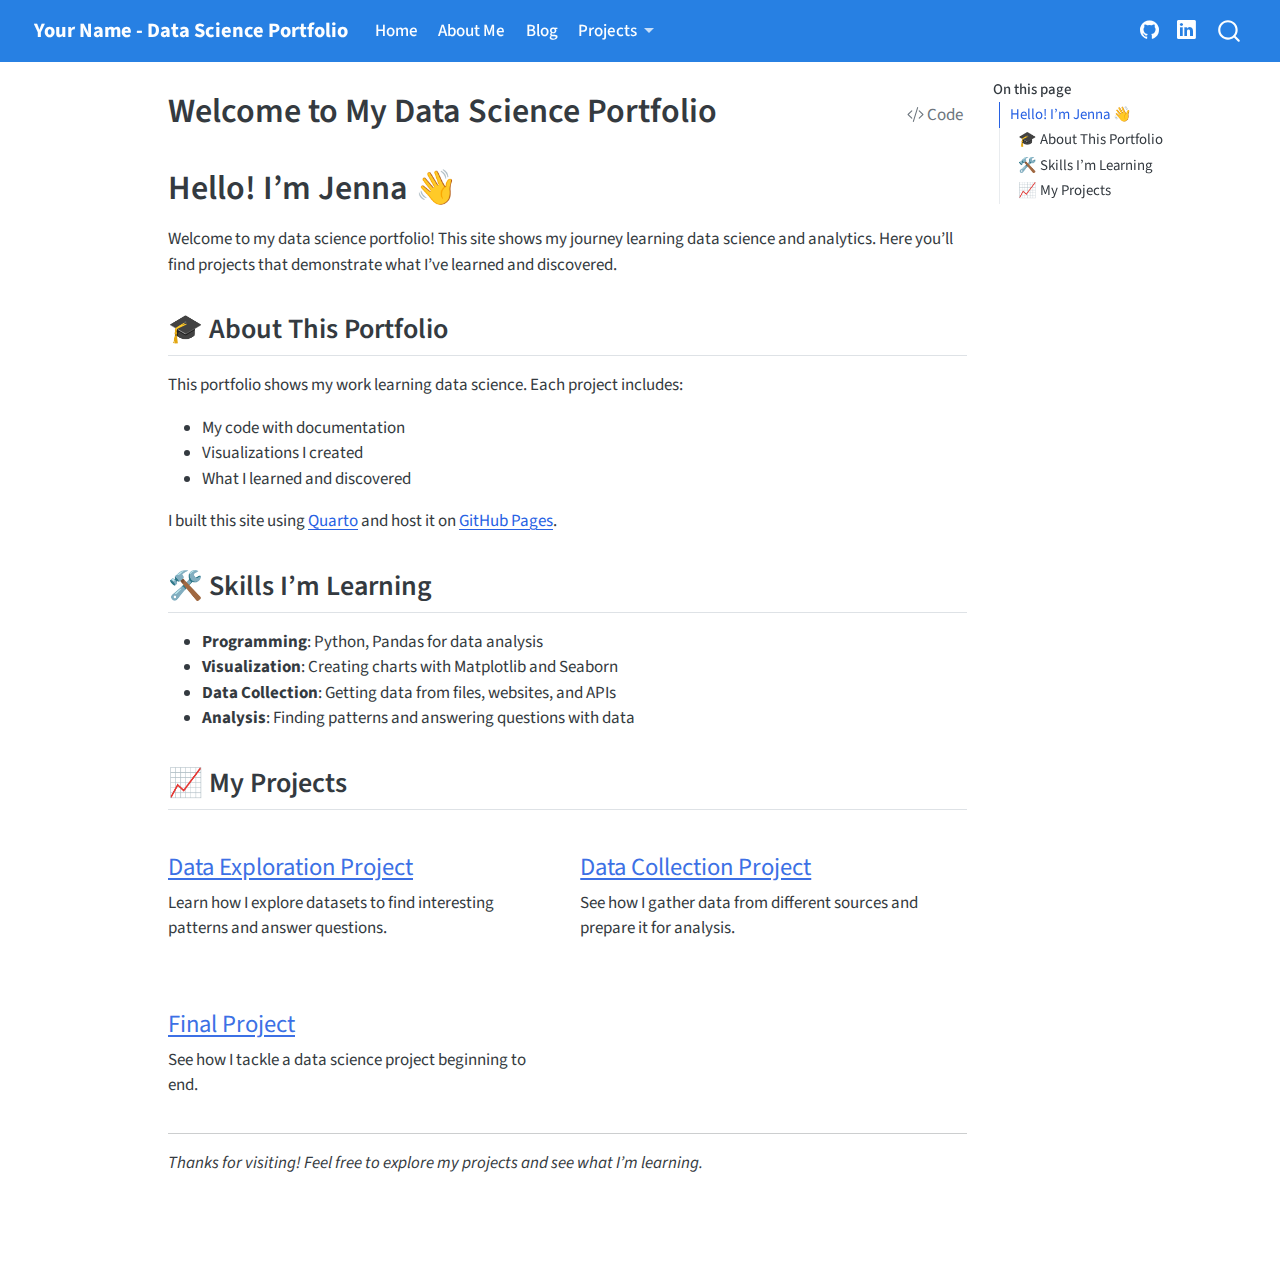
<file: docs/index.html>
<!DOCTYPE html>
<html xmlns="http://www.w3.org/1999/xhtml" lang="en" xml:lang="en"><head>

<meta charset="utf-8">
<meta name="generator" content="quarto-1.8.24">

<meta name="viewport" content="width=device-width, initial-scale=1.0, user-scalable=yes">


<title>Welcome to My Data Science Portfolio – Your Name - Data Science Portfolio</title>
<style>
code{white-space: pre-wrap;}
span.smallcaps{font-variant: small-caps;}
div.columns{display: flex; gap: min(4vw, 1.5em);}
div.column{flex: auto; overflow-x: auto;}
div.hanging-indent{margin-left: 1.5em; text-indent: -1.5em;}
ul.task-list{list-style: none;}
ul.task-list li input[type="checkbox"] {
  width: 0.8em;
  margin: 0 0.8em 0.2em -1em; /* quarto-specific, see https://github.com/quarto-dev/quarto-cli/issues/4556 */ 
  vertical-align: middle;
}
/* CSS for syntax highlighting */
html { -webkit-text-size-adjust: 100%; }
pre > code.sourceCode { white-space: pre; position: relative; }
pre > code.sourceCode > span { display: inline-block; line-height: 1.25; }
pre > code.sourceCode > span:empty { height: 1.2em; }
.sourceCode { overflow: visible; }
code.sourceCode > span { color: inherit; text-decoration: inherit; }
div.sourceCode { margin: 1em 0; }
pre.sourceCode { margin: 0; }
@media screen {
div.sourceCode { overflow: auto; }
}
@media print {
pre > code.sourceCode { white-space: pre-wrap; }
pre > code.sourceCode > span { text-indent: -5em; padding-left: 5em; }
}
pre.numberSource code
  { counter-reset: source-line 0; }
pre.numberSource code > span
  { position: relative; left: -4em; counter-increment: source-line; }
pre.numberSource code > span > a:first-child::before
  { content: counter(source-line);
    position: relative; left: -1em; text-align: right; vertical-align: baseline;
    border: none; display: inline-block;
    -webkit-touch-callout: none; -webkit-user-select: none;
    -khtml-user-select: none; -moz-user-select: none;
    -ms-user-select: none; user-select: none;
    padding: 0 4px; width: 4em;
  }
pre.numberSource { margin-left: 3em;  padding-left: 4px; }
div.sourceCode
  {   }
@media screen {
pre > code.sourceCode > span > a:first-child::before { text-decoration: underline; }
}
</style>


<script src="site_libs/quarto-nav/quarto-nav.js"></script>
<script src="site_libs/quarto-nav/headroom.min.js"></script>
<script src="site_libs/clipboard/clipboard.min.js"></script>
<script src="site_libs/quarto-search/autocomplete.umd.js"></script>
<script src="site_libs/quarto-search/fuse.min.js"></script>
<script src="site_libs/quarto-search/quarto-search.js"></script>
<meta name="quarto:offset" content="./">
<script src="site_libs/quarto-html/quarto.js" type="module"></script>
<script src="site_libs/quarto-html/tabsets/tabsets.js" type="module"></script>
<script src="site_libs/quarto-html/axe/axe-check.js" type="module"></script>
<script src="site_libs/quarto-html/popper.min.js"></script>
<script src="site_libs/quarto-html/tippy.umd.min.js"></script>
<script src="site_libs/quarto-html/anchor.min.js"></script>
<link href="site_libs/quarto-html/tippy.css" rel="stylesheet">
<link href="site_libs/quarto-html/quarto-syntax-highlighting-dc55a5b9e770e841cd82e46aadbfb9b0.css" rel="stylesheet" id="quarto-text-highlighting-styles">
<script src="site_libs/bootstrap/bootstrap.min.js"></script>
<link href="site_libs/bootstrap/bootstrap-icons.css" rel="stylesheet">
<link href="site_libs/bootstrap/bootstrap-029b10fc0dc652dab2ec1ac156c1a037.min.css" rel="stylesheet" append-hash="true" id="quarto-bootstrap" data-mode="light">
<script id="quarto-search-options" type="application/json">{
  "location": "navbar",
  "copy-button": false,
  "collapse-after": 3,
  "panel-placement": "end",
  "type": "overlay",
  "limit": 50,
  "keyboard-shortcut": [
    "f",
    "/",
    "s"
  ],
  "show-item-context": false,
  "language": {
    "search-no-results-text": "No results",
    "search-matching-documents-text": "matching documents",
    "search-copy-link-title": "Copy link to search",
    "search-hide-matches-text": "Hide additional matches",
    "search-more-match-text": "more match in this document",
    "search-more-matches-text": "more matches in this document",
    "search-clear-button-title": "Clear",
    "search-text-placeholder": "",
    "search-detached-cancel-button-title": "Cancel",
    "search-submit-button-title": "Submit",
    "search-label": "Search"
  }
}</script>


<link rel="stylesheet" href="styles.css">
</head>

<body class="nav-fixed quarto-light">

<div id="quarto-search-results"></div>
  <header id="quarto-header" class="headroom fixed-top">
    <nav class="navbar navbar-expand-lg " data-bs-theme="dark">
      <div class="navbar-container container-fluid">
      <div class="navbar-brand-container mx-auto">
    <a href="./index.html" class="navbar-brand navbar-brand-logo">
    </a>
    <a class="navbar-brand" href="./index.html">
    <span class="navbar-title">Your Name - Data Science Portfolio</span>
    </a>
  </div>
            <div id="quarto-search" class="" title="Search"></div>
          <button class="navbar-toggler" type="button" data-bs-toggle="collapse" data-bs-target="#navbarCollapse" aria-controls="navbarCollapse" role="menu" aria-expanded="false" aria-label="Toggle navigation" onclick="if (window.quartoToggleHeadroom) { window.quartoToggleHeadroom(); }">
  <span class="navbar-toggler-icon"></span>
</button>
          <div class="collapse navbar-collapse" id="navbarCollapse">
            <ul class="navbar-nav navbar-nav-scroll me-auto">
  <li class="nav-item">
    <a class="nav-link active" href="./index.html" aria-current="page"> 
<span class="menu-text">Home</span></a>
  </li>  
  <li class="nav-item">
    <a class="nav-link" href="./about.html"> 
<span class="menu-text">About Me</span></a>
  </li>  
  <li class="nav-item">
    <a class="nav-link" href="./blog.html"> 
<span class="menu-text">Blog</span></a>
  </li>  
  <li class="nav-item dropdown ">
    <a class="nav-link dropdown-toggle" href="#" id="nav-menu-projects" role="link" data-bs-toggle="dropdown" aria-expanded="false">
 <span class="menu-text">Projects</span>
    </a>
    <ul class="dropdown-menu" aria-labelledby="nav-menu-projects">    
        <li>
    <a class="dropdown-item" href="./projects/index.html">
 <span class="dropdown-text">All Projects</span></a>
  </li>  
        <li><hr class="dropdown-divider"></li>
        <li>
    <a class="dropdown-item" href="./projects/eda.html">
 <span class="dropdown-text">Exploratory Data Analysis</span></a>
  </li>  
        <li>
    <a class="dropdown-item" href="./projects/data-acquisition.html">
 <span class="dropdown-text">Data Acquisition</span></a>
  </li>  
        <li>
    <a class="dropdown-item" href="./projects/final-project.html">
 <span class="dropdown-text">Final Project</span></a>
  </li>  
    </ul>
  </li>
</ul>
            <ul class="navbar-nav navbar-nav-scroll ms-auto">
  <li class="nav-item compact">
    <a class="nav-link" href="https://github.com/cottonjenn"> <i class="bi bi-github" role="img">
</i> 
<span class="menu-text"></span></a>
  </li>  
  <li class="nav-item compact">
    <a class="nav-link" href="https://www.linkedin.com/in/jenna-worthen-b9a8b2299/"> <i class="bi bi-linkedin" role="img">
</i> 
<span class="menu-text"></span></a>
  </li>  
</ul>
          </div> <!-- /navcollapse -->
            <div class="quarto-navbar-tools">
</div>
      </div> <!-- /container-fluid -->
    </nav>
</header>
<!-- content -->
<div id="quarto-content" class="quarto-container page-columns page-rows-contents page-layout-article page-navbar">
<!-- sidebar -->
<!-- margin-sidebar -->
    <div id="quarto-margin-sidebar" class="sidebar margin-sidebar">
        <nav id="TOC" role="doc-toc" class="toc-active">
    <h2 id="toc-title">On this page</h2>
   
  <ul>
  <li><a href="#hello-im-jenna" id="toc-hello-im-jenna" class="nav-link active" data-scroll-target="#hello-im-jenna">Hello! I’m Jenna 👋</a>
  <ul class="collapse">
  <li><a href="#about-this-portfolio" id="toc-about-this-portfolio" class="nav-link" data-scroll-target="#about-this-portfolio">🎓 About This Portfolio</a></li>
  <li><a href="#skills-im-learning" id="toc-skills-im-learning" class="nav-link" data-scroll-target="#skills-im-learning">🛠️ Skills I’m Learning</a></li>
  <li><a href="#my-projects" id="toc-my-projects" class="nav-link" data-scroll-target="#my-projects">📈 My Projects</a></li>
  </ul></li>
  </ul>
</nav>
    </div>
<!-- main -->
<main class="content" id="quarto-document-content">

<header id="title-block-header" class="quarto-title-block default">
<div class="quarto-title">
<div class="quarto-title-block"><div><h1 class="title">Welcome to My Data Science Portfolio</h1><button type="button" class="btn code-tools-button" id="quarto-code-tools-source"><i class="bi"></i> Code</button></div></div>
</div>



<div class="quarto-title-meta">

    
  
    
  </div>
  


</header>


<section id="hello-im-jenna" class="level1">
<h1>Hello! I’m Jenna 👋</h1>
<p>Welcome to my data science portfolio! This site shows my journey learning data science and analytics. Here you’ll find projects that demonstrate what I’ve learned and discovered.</p>
<section id="about-this-portfolio" class="level2">
<h2 class="anchored" data-anchor-id="about-this-portfolio">🎓 About This Portfolio</h2>
<p>This portfolio shows my work learning data science. Each project includes:</p>
<ul>
<li>My code with documentation</li>
<li>Visualizations I created</li>
<li>What I learned and discovered</li>
</ul>
<p>I built this site using <a href="https://quarto.org/">Quarto</a> and host it on <a href="https://pages.github.com/">GitHub Pages</a>.</p>
</section>
<section id="skills-im-learning" class="level2">
<h2 class="anchored" data-anchor-id="skills-im-learning">🛠️ Skills I’m Learning</h2>
<ul>
<li><strong>Programming</strong>: Python, Pandas for data analysis</li>
<li><strong>Visualization</strong>: Creating charts with Matplotlib and Seaborn</li>
<li><strong>Data Collection</strong>: Getting data from files, websites, and APIs</li>
<li><strong>Analysis</strong>: Finding patterns and answering questions with data</li>
</ul>
</section>
<section id="my-projects" class="level2">
<h2 class="anchored" data-anchor-id="my-projects">📈 My Projects</h2>
<div class="grid">
<section id="data-exploration-project" class="level3 g-col-6">
<h3 class="anchored" data-anchor-id="data-exploration-project"><a href="./projects/eda.html">Data Exploration Project</a></h3>
<p>Learn how I explore datasets to find interesting patterns and answer questions.</p>
</section>
<section id="data-collection-project" class="level3 g-col-6">
<h3 class="anchored" data-anchor-id="data-collection-project"><a href="./projects/data-acquisition.html">Data Collection Project</a></h3>
<p>See how I gather data from different sources and prepare it for analysis.</p>
</section>
<section id="final-project" class="level3 g-col-6">
<h3 class="anchored" data-anchor-id="final-project"><a href="./projects/final-project.html">Final Project</a></h3>
<p>See how I tackle a data science project beginning to end.</p>
</section>
</div>
<hr>
<p><em>Thanks for visiting! Feel free to explore my projects and see what I’m learning.</em></p>


<!-- -->

</section>
</section>

</main> <!-- /main -->
<script id="quarto-html-after-body" type="application/javascript">
  window.document.addEventListener("DOMContentLoaded", function (event) {
    const icon = "";
    const anchorJS = new window.AnchorJS();
    anchorJS.options = {
      placement: 'right',
      icon: icon
    };
    anchorJS.add('.anchored');
    const isCodeAnnotation = (el) => {
      for (const clz of el.classList) {
        if (clz.startsWith('code-annotation-')) {                     
          return true;
        }
      }
      return false;
    }
    const onCopySuccess = function(e) {
      // button target
      const button = e.trigger;
      // don't keep focus
      button.blur();
      // flash "checked"
      button.classList.add('code-copy-button-checked');
      var currentTitle = button.getAttribute("title");
      button.setAttribute("title", "Copied!");
      let tooltip;
      if (window.bootstrap) {
        button.setAttribute("data-bs-toggle", "tooltip");
        button.setAttribute("data-bs-placement", "left");
        button.setAttribute("data-bs-title", "Copied!");
        tooltip = new bootstrap.Tooltip(button, 
          { trigger: "manual", 
            customClass: "code-copy-button-tooltip",
            offset: [0, -8]});
        tooltip.show();    
      }
      setTimeout(function() {
        if (tooltip) {
          tooltip.hide();
          button.removeAttribute("data-bs-title");
          button.removeAttribute("data-bs-toggle");
          button.removeAttribute("data-bs-placement");
        }
        button.setAttribute("title", currentTitle);
        button.classList.remove('code-copy-button-checked');
      }, 1000);
      // clear code selection
      e.clearSelection();
    }
    const getTextToCopy = function(trigger) {
      const outerScaffold = trigger.parentElement.cloneNode(true);
      const codeEl = outerScaffold.querySelector('code');
      for (const childEl of codeEl.children) {
        if (isCodeAnnotation(childEl)) {
          childEl.remove();
        }
      }
      return codeEl.innerText;
    }
    const clipboard = new window.ClipboardJS('.code-copy-button:not([data-in-quarto-modal])', {
      text: getTextToCopy
    });
    clipboard.on('success', onCopySuccess);
    if (window.document.getElementById('quarto-embedded-source-code-modal')) {
      const clipboardModal = new window.ClipboardJS('.code-copy-button[data-in-quarto-modal]', {
        text: getTextToCopy,
        container: window.document.getElementById('quarto-embedded-source-code-modal')
      });
      clipboardModal.on('success', onCopySuccess);
    }
    const viewSource = window.document.getElementById('quarto-view-source') ||
                       window.document.getElementById('quarto-code-tools-source');
    if (viewSource) {
      const sourceUrl = viewSource.getAttribute("data-quarto-source-url");
      viewSource.addEventListener("click", function(e) {
        if (sourceUrl) {
          // rstudio viewer pane
          if (/\bcapabilities=\b/.test(window.location)) {
            window.open(sourceUrl);
          } else {
            window.location.href = sourceUrl;
          }
        } else {
          const modal = new bootstrap.Modal(document.getElementById('quarto-embedded-source-code-modal'));
          modal.show();
        }
        return false;
      });
    }
    function toggleCodeHandler(show) {
      return function(e) {
        const detailsSrc = window.document.querySelectorAll(".cell > details > .sourceCode");
        for (let i=0; i<detailsSrc.length; i++) {
          const details = detailsSrc[i].parentElement;
          if (show) {
            details.open = true;
          } else {
            details.removeAttribute("open");
          }
        }
        const cellCodeDivs = window.document.querySelectorAll(".cell > .sourceCode");
        const fromCls = show ? "hidden" : "unhidden";
        const toCls = show ? "unhidden" : "hidden";
        for (let i=0; i<cellCodeDivs.length; i++) {
          const codeDiv = cellCodeDivs[i];
          if (codeDiv.classList.contains(fromCls)) {
            codeDiv.classList.remove(fromCls);
            codeDiv.classList.add(toCls);
          } 
        }
        return false;
      }
    }
    const hideAllCode = window.document.getElementById("quarto-hide-all-code");
    if (hideAllCode) {
      hideAllCode.addEventListener("click", toggleCodeHandler(false));
    }
    const showAllCode = window.document.getElementById("quarto-show-all-code");
    if (showAllCode) {
      showAllCode.addEventListener("click", toggleCodeHandler(true));
    }
      var localhostRegex = new RegExp(/^(?:http|https):\/\/localhost\:?[0-9]*\//);
      var mailtoRegex = new RegExp(/^mailto:/);
        var filterRegex = new RegExp('/' + window.location.host + '/');
      var isInternal = (href) => {
          return filterRegex.test(href) || localhostRegex.test(href) || mailtoRegex.test(href);
      }
      // Inspect non-navigation links and adorn them if external
     var links = window.document.querySelectorAll('a[href]:not(.nav-link):not(.navbar-brand):not(.toc-action):not(.sidebar-link):not(.sidebar-item-toggle):not(.pagination-link):not(.no-external):not([aria-hidden]):not(.dropdown-item):not(.quarto-navigation-tool):not(.about-link)');
      for (var i=0; i<links.length; i++) {
        const link = links[i];
        if (!isInternal(link.href)) {
          // undo the damage that might have been done by quarto-nav.js in the case of
          // links that we want to consider external
          if (link.dataset.originalHref !== undefined) {
            link.href = link.dataset.originalHref;
          }
        }
      }
    function tippyHover(el, contentFn, onTriggerFn, onUntriggerFn) {
      const config = {
        allowHTML: true,
        maxWidth: 500,
        delay: 100,
        arrow: false,
        appendTo: function(el) {
            return el.parentElement;
        },
        interactive: true,
        interactiveBorder: 10,
        theme: 'quarto',
        placement: 'bottom-start',
      };
      if (contentFn) {
        config.content = contentFn;
      }
      if (onTriggerFn) {
        config.onTrigger = onTriggerFn;
      }
      if (onUntriggerFn) {
        config.onUntrigger = onUntriggerFn;
      }
      window.tippy(el, config); 
    }
    const noterefs = window.document.querySelectorAll('a[role="doc-noteref"]');
    for (var i=0; i<noterefs.length; i++) {
      const ref = noterefs[i];
      tippyHover(ref, function() {
        // use id or data attribute instead here
        let href = ref.getAttribute('data-footnote-href') || ref.getAttribute('href');
        try { href = new URL(href).hash; } catch {}
        const id = href.replace(/^#\/?/, "");
        const note = window.document.getElementById(id);
        if (note) {
          return note.innerHTML;
        } else {
          return "";
        }
      });
    }
    const xrefs = window.document.querySelectorAll('a.quarto-xref');
    const processXRef = (id, note) => {
      // Strip column container classes
      const stripColumnClz = (el) => {
        el.classList.remove("page-full", "page-columns");
        if (el.children) {
          for (const child of el.children) {
            stripColumnClz(child);
          }
        }
      }
      stripColumnClz(note)
      if (id === null || id.startsWith('sec-')) {
        // Special case sections, only their first couple elements
        const container = document.createElement("div");
        if (note.children && note.children.length > 2) {
          container.appendChild(note.children[0].cloneNode(true));
          for (let i = 1; i < note.children.length; i++) {
            const child = note.children[i];
            if (child.tagName === "P" && child.innerText === "") {
              continue;
            } else {
              container.appendChild(child.cloneNode(true));
              break;
            }
          }
          if (window.Quarto?.typesetMath) {
            window.Quarto.typesetMath(container);
          }
          return container.innerHTML
        } else {
          if (window.Quarto?.typesetMath) {
            window.Quarto.typesetMath(note);
          }
          return note.innerHTML;
        }
      } else {
        // Remove any anchor links if they are present
        const anchorLink = note.querySelector('a.anchorjs-link');
        if (anchorLink) {
          anchorLink.remove();
        }
        if (window.Quarto?.typesetMath) {
          window.Quarto.typesetMath(note);
        }
        if (note.classList.contains("callout")) {
          return note.outerHTML;
        } else {
          return note.innerHTML;
        }
      }
    }
    for (var i=0; i<xrefs.length; i++) {
      const xref = xrefs[i];
      tippyHover(xref, undefined, function(instance) {
        instance.disable();
        let url = xref.getAttribute('href');
        let hash = undefined; 
        if (url.startsWith('#')) {
          hash = url;
        } else {
          try { hash = new URL(url).hash; } catch {}
        }
        if (hash) {
          const id = hash.replace(/^#\/?/, "");
          const note = window.document.getElementById(id);
          if (note !== null) {
            try {
              const html = processXRef(id, note.cloneNode(true));
              instance.setContent(html);
            } finally {
              instance.enable();
              instance.show();
            }
          } else {
            // See if we can fetch this
            fetch(url.split('#')[0])
            .then(res => res.text())
            .then(html => {
              const parser = new DOMParser();
              const htmlDoc = parser.parseFromString(html, "text/html");
              const note = htmlDoc.getElementById(id);
              if (note !== null) {
                const html = processXRef(id, note);
                instance.setContent(html);
              } 
            }).finally(() => {
              instance.enable();
              instance.show();
            });
          }
        } else {
          // See if we can fetch a full url (with no hash to target)
          // This is a special case and we should probably do some content thinning / targeting
          fetch(url)
          .then(res => res.text())
          .then(html => {
            const parser = new DOMParser();
            const htmlDoc = parser.parseFromString(html, "text/html");
            const note = htmlDoc.querySelector('main.content');
            if (note !== null) {
              // This should only happen for chapter cross references
              // (since there is no id in the URL)
              // remove the first header
              if (note.children.length > 0 && note.children[0].tagName === "HEADER") {
                note.children[0].remove();
              }
              const html = processXRef(null, note);
              instance.setContent(html);
            } 
          }).finally(() => {
            instance.enable();
            instance.show();
          });
        }
      }, function(instance) {
      });
    }
        let selectedAnnoteEl;
        const selectorForAnnotation = ( cell, annotation) => {
          let cellAttr = 'data-code-cell="' + cell + '"';
          let lineAttr = 'data-code-annotation="' +  annotation + '"';
          const selector = 'span[' + cellAttr + '][' + lineAttr + ']';
          return selector;
        }
        const selectCodeLines = (annoteEl) => {
          const doc = window.document;
          const targetCell = annoteEl.getAttribute("data-target-cell");
          const targetAnnotation = annoteEl.getAttribute("data-target-annotation");
          const annoteSpan = window.document.querySelector(selectorForAnnotation(targetCell, targetAnnotation));
          const lines = annoteSpan.getAttribute("data-code-lines").split(",");
          const lineIds = lines.map((line) => {
            return targetCell + "-" + line;
          })
          let top = null;
          let height = null;
          let parent = null;
          if (lineIds.length > 0) {
              //compute the position of the single el (top and bottom and make a div)
              const el = window.document.getElementById(lineIds[0]);
              top = el.offsetTop;
              height = el.offsetHeight;
              parent = el.parentElement.parentElement;
            if (lineIds.length > 1) {
              const lastEl = window.document.getElementById(lineIds[lineIds.length - 1]);
              const bottom = lastEl.offsetTop + lastEl.offsetHeight;
              height = bottom - top;
            }
            if (top !== null && height !== null && parent !== null) {
              // cook up a div (if necessary) and position it 
              let div = window.document.getElementById("code-annotation-line-highlight");
              if (div === null) {
                div = window.document.createElement("div");
                div.setAttribute("id", "code-annotation-line-highlight");
                div.style.position = 'absolute';
                parent.appendChild(div);
              }
              div.style.top = top - 2 + "px";
              div.style.height = height + 4 + "px";
              div.style.left = 0;
              let gutterDiv = window.document.getElementById("code-annotation-line-highlight-gutter");
              if (gutterDiv === null) {
                gutterDiv = window.document.createElement("div");
                gutterDiv.setAttribute("id", "code-annotation-line-highlight-gutter");
                gutterDiv.style.position = 'absolute';
                const codeCell = window.document.getElementById(targetCell);
                const gutter = codeCell.querySelector('.code-annotation-gutter');
                gutter.appendChild(gutterDiv);
              }
              gutterDiv.style.top = top - 2 + "px";
              gutterDiv.style.height = height + 4 + "px";
            }
            selectedAnnoteEl = annoteEl;
          }
        };
        const unselectCodeLines = () => {
          const elementsIds = ["code-annotation-line-highlight", "code-annotation-line-highlight-gutter"];
          elementsIds.forEach((elId) => {
            const div = window.document.getElementById(elId);
            if (div) {
              div.remove();
            }
          });
          selectedAnnoteEl = undefined;
        };
          // Handle positioning of the toggle
      window.addEventListener(
        "resize",
        throttle(() => {
          elRect = undefined;
          if (selectedAnnoteEl) {
            selectCodeLines(selectedAnnoteEl);
          }
        }, 10)
      );
      function throttle(fn, ms) {
      let throttle = false;
      let timer;
        return (...args) => {
          if(!throttle) { // first call gets through
              fn.apply(this, args);
              throttle = true;
          } else { // all the others get throttled
              if(timer) clearTimeout(timer); // cancel #2
              timer = setTimeout(() => {
                fn.apply(this, args);
                timer = throttle = false;
              }, ms);
          }
        };
      }
        // Attach click handler to the DT
        const annoteDls = window.document.querySelectorAll('dt[data-target-cell]');
        for (const annoteDlNode of annoteDls) {
          annoteDlNode.addEventListener('click', (event) => {
            const clickedEl = event.target;
            if (clickedEl !== selectedAnnoteEl) {
              unselectCodeLines();
              const activeEl = window.document.querySelector('dt[data-target-cell].code-annotation-active');
              if (activeEl) {
                activeEl.classList.remove('code-annotation-active');
              }
              selectCodeLines(clickedEl);
              clickedEl.classList.add('code-annotation-active');
            } else {
              // Unselect the line
              unselectCodeLines();
              clickedEl.classList.remove('code-annotation-active');
            }
          });
        }
    const findCites = (el) => {
      const parentEl = el.parentElement;
      if (parentEl) {
        const cites = parentEl.dataset.cites;
        if (cites) {
          return {
            el,
            cites: cites.split(' ')
          };
        } else {
          return findCites(el.parentElement)
        }
      } else {
        return undefined;
      }
    };
    var bibliorefs = window.document.querySelectorAll('a[role="doc-biblioref"]');
    for (var i=0; i<bibliorefs.length; i++) {
      const ref = bibliorefs[i];
      const citeInfo = findCites(ref);
      if (citeInfo) {
        tippyHover(citeInfo.el, function() {
          var popup = window.document.createElement('div');
          citeInfo.cites.forEach(function(cite) {
            var citeDiv = window.document.createElement('div');
            citeDiv.classList.add('hanging-indent');
            citeDiv.classList.add('csl-entry');
            var biblioDiv = window.document.getElementById('ref-' + cite);
            if (biblioDiv) {
              citeDiv.innerHTML = biblioDiv.innerHTML;
            }
            popup.appendChild(citeDiv);
          });
          return popup.innerHTML;
        });
      }
    }
  });
  </script><div class="modal fade" id="quarto-embedded-source-code-modal" tabindex="-1" aria-labelledby="quarto-embedded-source-code-modal-label" aria-hidden="true"><div class="modal-dialog modal-dialog-scrollable"><div class="modal-content"><div class="modal-header"><h5 class="modal-title" id="quarto-embedded-source-code-modal-label">Source Code</h5><button class="btn-close" data-bs-dismiss="modal"></button></div><div class="modal-body"><div class="">
<div class="code-copy-outer-scaffold"><div class="sourceCode" id="cb1" data-shortcodes="false"><pre class="sourceCode markdown code-with-copy"><code class="sourceCode markdown"><span id="cb1-1"><a href="#cb1-1" aria-hidden="true" tabindex="-1"></a><span class="co">---</span></span>
<span id="cb1-2"><a href="#cb1-2" aria-hidden="true" tabindex="-1"></a><span class="an">title:</span><span class="co"> "Welcome to My Data Science Portfolio"</span></span>
<span id="cb1-3"><a href="#cb1-3" aria-hidden="true" tabindex="-1"></a><span class="co">---</span></span>
<span id="cb1-4"><a href="#cb1-4" aria-hidden="true" tabindex="-1"></a></span>
<span id="cb1-5"><a href="#cb1-5" aria-hidden="true" tabindex="-1"></a><span class="fu"># Hello! I'm Jenna 👋</span></span>
<span id="cb1-6"><a href="#cb1-6" aria-hidden="true" tabindex="-1"></a></span>
<span id="cb1-7"><a href="#cb1-7" aria-hidden="true" tabindex="-1"></a>Welcome to my data science portfolio! This site shows my journey learning data science and analytics. Here you'll find projects that demonstrate what I've learned and discovered.</span>
<span id="cb1-8"><a href="#cb1-8" aria-hidden="true" tabindex="-1"></a></span>
<span id="cb1-9"><a href="#cb1-9" aria-hidden="true" tabindex="-1"></a><span class="fu">## 🎓 About This Portfolio</span></span>
<span id="cb1-10"><a href="#cb1-10" aria-hidden="true" tabindex="-1"></a></span>
<span id="cb1-11"><a href="#cb1-11" aria-hidden="true" tabindex="-1"></a>This portfolio shows my work learning data science. Each project includes:</span>
<span id="cb1-12"><a href="#cb1-12" aria-hidden="true" tabindex="-1"></a></span>
<span id="cb1-13"><a href="#cb1-13" aria-hidden="true" tabindex="-1"></a><span class="ss">- </span>My code with documentation</span>
<span id="cb1-14"><a href="#cb1-14" aria-hidden="true" tabindex="-1"></a><span class="ss">- </span>Visualizations I created</span>
<span id="cb1-15"><a href="#cb1-15" aria-hidden="true" tabindex="-1"></a><span class="ss">- </span>What I learned and discovered</span>
<span id="cb1-16"><a href="#cb1-16" aria-hidden="true" tabindex="-1"></a></span>
<span id="cb1-17"><a href="#cb1-17" aria-hidden="true" tabindex="-1"></a>I built this site using <span class="co">[</span><span class="ot">Quarto</span><span class="co">](https://quarto.org/)</span> and host it on <span class="co">[</span><span class="ot">GitHub Pages</span><span class="co">](https://pages.github.com/)</span>.</span>
<span id="cb1-18"><a href="#cb1-18" aria-hidden="true" tabindex="-1"></a></span>
<span id="cb1-19"><a href="#cb1-19" aria-hidden="true" tabindex="-1"></a><span class="fu">## 🛠️ Skills I'm Learning</span></span>
<span id="cb1-20"><a href="#cb1-20" aria-hidden="true" tabindex="-1"></a></span>
<span id="cb1-21"><a href="#cb1-21" aria-hidden="true" tabindex="-1"></a><span class="ss">- </span>**Programming**: Python, Pandas for data analysis</span>
<span id="cb1-22"><a href="#cb1-22" aria-hidden="true" tabindex="-1"></a><span class="ss">- </span>**Visualization**: Creating charts with Matplotlib and Seaborn</span>
<span id="cb1-23"><a href="#cb1-23" aria-hidden="true" tabindex="-1"></a><span class="ss">- </span>**Data Collection**: Getting data from files, websites, and APIs</span>
<span id="cb1-24"><a href="#cb1-24" aria-hidden="true" tabindex="-1"></a><span class="ss">- </span>**Analysis**: Finding patterns and answering questions with data</span>
<span id="cb1-25"><a href="#cb1-25" aria-hidden="true" tabindex="-1"></a></span>
<span id="cb1-26"><a href="#cb1-26" aria-hidden="true" tabindex="-1"></a><span class="fu">## 📈 My Projects</span></span>
<span id="cb1-27"><a href="#cb1-27" aria-hidden="true" tabindex="-1"></a></span>
<span id="cb1-28"><a href="#cb1-28" aria-hidden="true" tabindex="-1"></a>::: {.grid}</span>
<span id="cb1-29"><a href="#cb1-29" aria-hidden="true" tabindex="-1"></a></span>
<span id="cb1-30"><a href="#cb1-30" aria-hidden="true" tabindex="-1"></a>::: {.g-col-6}</span>
<span id="cb1-31"><a href="#cb1-31" aria-hidden="true" tabindex="-1"></a><span class="fu">### [Data Exploration Project](projects/eda.qmd)</span></span>
<span id="cb1-32"><a href="#cb1-32" aria-hidden="true" tabindex="-1"></a>Learn how I explore datasets to find interesting patterns and answer questions.</span>
<span id="cb1-33"><a href="#cb1-33" aria-hidden="true" tabindex="-1"></a>:::</span>
<span id="cb1-34"><a href="#cb1-34" aria-hidden="true" tabindex="-1"></a></span>
<span id="cb1-35"><a href="#cb1-35" aria-hidden="true" tabindex="-1"></a>::: {.g-col-6}</span>
<span id="cb1-36"><a href="#cb1-36" aria-hidden="true" tabindex="-1"></a><span class="fu">### [Data Collection Project](projects/data-acquisition.qmd)</span></span>
<span id="cb1-37"><a href="#cb1-37" aria-hidden="true" tabindex="-1"></a>See how I gather data from different sources and prepare it for analysis.</span>
<span id="cb1-38"><a href="#cb1-38" aria-hidden="true" tabindex="-1"></a>:::</span>
<span id="cb1-39"><a href="#cb1-39" aria-hidden="true" tabindex="-1"></a></span>
<span id="cb1-40"><a href="#cb1-40" aria-hidden="true" tabindex="-1"></a>::: {.g-col-6}</span>
<span id="cb1-41"><a href="#cb1-41" aria-hidden="true" tabindex="-1"></a><span class="fu">### [Final Project](projects/final-project.qmd)</span></span>
<span id="cb1-42"><a href="#cb1-42" aria-hidden="true" tabindex="-1"></a>See how I tackle a data science project beginning to end.</span>
<span id="cb1-43"><a href="#cb1-43" aria-hidden="true" tabindex="-1"></a>:::</span>
<span id="cb1-44"><a href="#cb1-44" aria-hidden="true" tabindex="-1"></a></span>
<span id="cb1-45"><a href="#cb1-45" aria-hidden="true" tabindex="-1"></a>:::</span>
<span id="cb1-46"><a href="#cb1-46" aria-hidden="true" tabindex="-1"></a></span>
<span id="cb1-47"><a href="#cb1-47" aria-hidden="true" tabindex="-1"></a>---</span>
<span id="cb1-48"><a href="#cb1-48" aria-hidden="true" tabindex="-1"></a></span>
<span id="cb1-49"><a href="#cb1-49" aria-hidden="true" tabindex="-1"></a>*Thanks for visiting! Feel free to explore my projects and see what I'm learning.*</span></code></pre></div><button title="Copy to Clipboard" class="code-copy-button" data-in-quarto-modal=""><i class="bi"></i></button></div>
</div></div></div></div></div>
</div> <!-- /content -->




</body></html>
</file>
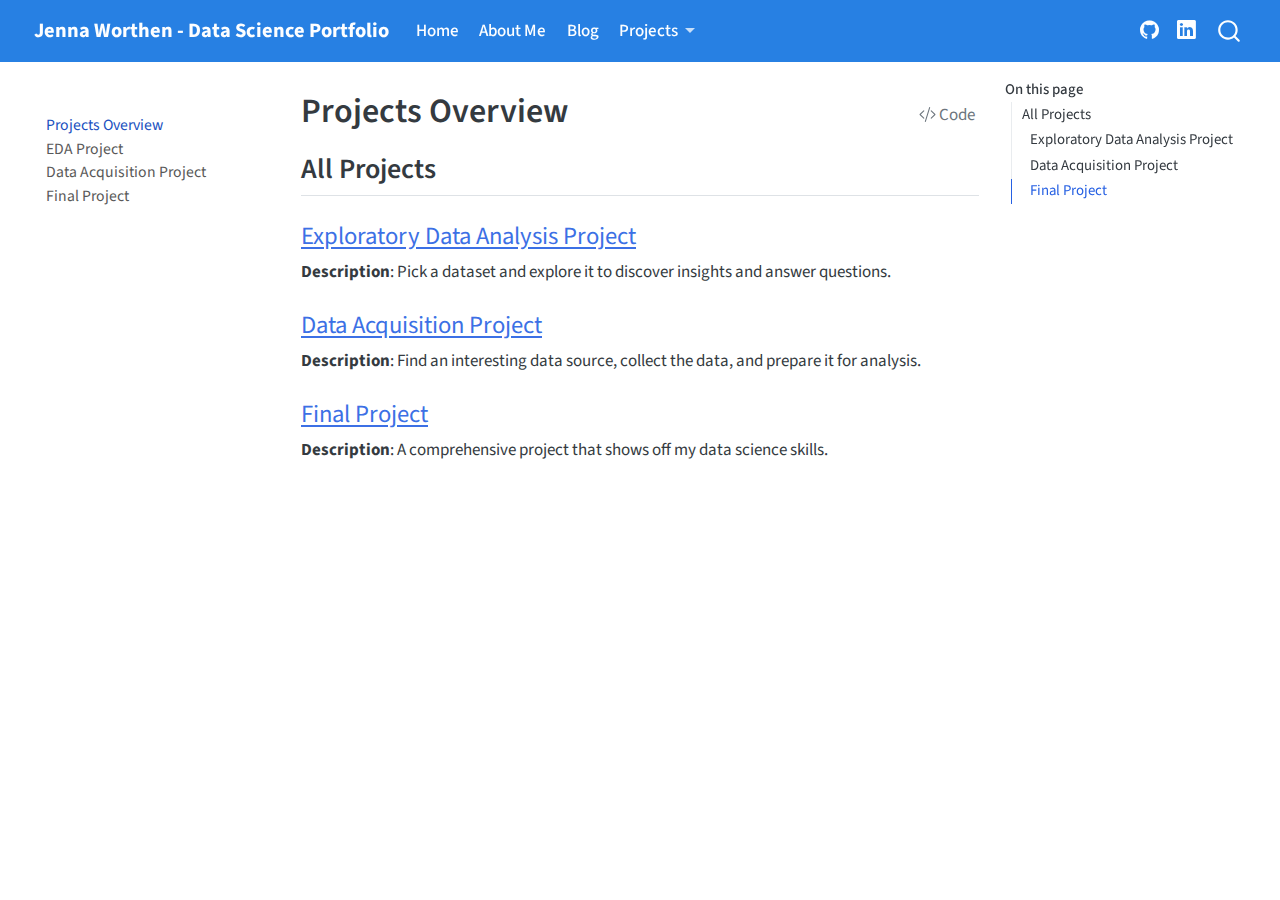
<file: docs/projects/index.html>
<!DOCTYPE html>
<html xmlns="http://www.w3.org/1999/xhtml" lang="en" xml:lang="en"><head>

<meta charset="utf-8">
<meta name="generator" content="quarto-1.8.24">

<meta name="viewport" content="width=device-width, initial-scale=1.0, user-scalable=yes">


<title>Projects Overview – Your Name - Data Science Portfolio</title>
<style>
code{white-space: pre-wrap;}
span.smallcaps{font-variant: small-caps;}
div.columns{display: flex; gap: min(4vw, 1.5em);}
div.column{flex: auto; overflow-x: auto;}
div.hanging-indent{margin-left: 1.5em; text-indent: -1.5em;}
ul.task-list{list-style: none;}
ul.task-list li input[type="checkbox"] {
  width: 0.8em;
  margin: 0 0.8em 0.2em -1em; /* quarto-specific, see https://github.com/quarto-dev/quarto-cli/issues/4556 */ 
  vertical-align: middle;
}
/* CSS for syntax highlighting */
html { -webkit-text-size-adjust: 100%; }
pre > code.sourceCode { white-space: pre; position: relative; }
pre > code.sourceCode > span { display: inline-block; line-height: 1.25; }
pre > code.sourceCode > span:empty { height: 1.2em; }
.sourceCode { overflow: visible; }
code.sourceCode > span { color: inherit; text-decoration: inherit; }
div.sourceCode { margin: 1em 0; }
pre.sourceCode { margin: 0; }
@media screen {
div.sourceCode { overflow: auto; }
}
@media print {
pre > code.sourceCode { white-space: pre-wrap; }
pre > code.sourceCode > span { text-indent: -5em; padding-left: 5em; }
}
pre.numberSource code
  { counter-reset: source-line 0; }
pre.numberSource code > span
  { position: relative; left: -4em; counter-increment: source-line; }
pre.numberSource code > span > a:first-child::before
  { content: counter(source-line);
    position: relative; left: -1em; text-align: right; vertical-align: baseline;
    border: none; display: inline-block;
    -webkit-touch-callout: none; -webkit-user-select: none;
    -khtml-user-select: none; -moz-user-select: none;
    -ms-user-select: none; user-select: none;
    padding: 0 4px; width: 4em;
  }
pre.numberSource { margin-left: 3em;  padding-left: 4px; }
div.sourceCode
  {   }
@media screen {
pre > code.sourceCode > span > a:first-child::before { text-decoration: underline; }
}
</style>


<script src="../site_libs/quarto-nav/quarto-nav.js"></script>
<script src="../site_libs/quarto-nav/headroom.min.js"></script>
<script src="../site_libs/clipboard/clipboard.min.js"></script>
<script src="../site_libs/quarto-search/autocomplete.umd.js"></script>
<script src="../site_libs/quarto-search/fuse.min.js"></script>
<script src="../site_libs/quarto-search/quarto-search.js"></script>
<meta name="quarto:offset" content="../">
<script src="../site_libs/quarto-html/quarto.js" type="module"></script>
<script src="../site_libs/quarto-html/tabsets/tabsets.js" type="module"></script>
<script src="../site_libs/quarto-html/axe/axe-check.js" type="module"></script>
<script src="../site_libs/quarto-html/popper.min.js"></script>
<script src="../site_libs/quarto-html/tippy.umd.min.js"></script>
<script src="../site_libs/quarto-html/anchor.min.js"></script>
<link href="../site_libs/quarto-html/tippy.css" rel="stylesheet">
<link href="../site_libs/quarto-html/quarto-syntax-highlighting-dc55a5b9e770e841cd82e46aadbfb9b0.css" rel="stylesheet" id="quarto-text-highlighting-styles">
<script src="../site_libs/bootstrap/bootstrap.min.js"></script>
<link href="../site_libs/bootstrap/bootstrap-icons.css" rel="stylesheet">
<link href="../site_libs/bootstrap/bootstrap-029b10fc0dc652dab2ec1ac156c1a037.min.css" rel="stylesheet" append-hash="true" id="quarto-bootstrap" data-mode="light">
<script id="quarto-search-options" type="application/json">{
  "location": "navbar",
  "copy-button": false,
  "collapse-after": 3,
  "panel-placement": "end",
  "type": "overlay",
  "limit": 50,
  "keyboard-shortcut": [
    "f",
    "/",
    "s"
  ],
  "show-item-context": false,
  "language": {
    "search-no-results-text": "No results",
    "search-matching-documents-text": "matching documents",
    "search-copy-link-title": "Copy link to search",
    "search-hide-matches-text": "Hide additional matches",
    "search-more-match-text": "more match in this document",
    "search-more-matches-text": "more matches in this document",
    "search-clear-button-title": "Clear",
    "search-text-placeholder": "",
    "search-detached-cancel-button-title": "Cancel",
    "search-submit-button-title": "Submit",
    "search-label": "Search"
  }
}</script>


<link rel="stylesheet" href="../styles.css">
</head>

<body class="nav-sidebar floating nav-fixed quarto-light">

<div id="quarto-search-results"></div>
  <header id="quarto-header" class="headroom fixed-top">
    <nav class="navbar navbar-expand-lg " data-bs-theme="dark">
      <div class="navbar-container container-fluid">
      <div class="navbar-brand-container mx-auto">
    <a href="../index.html" class="navbar-brand navbar-brand-logo">
    </a>
    <a class="navbar-brand" href="../index.html">
    <span class="navbar-title">Jenna Worthen - Data Science Portfolio</span>
    </a>
  </div>
            <div id="quarto-search" class="" title="Search"></div>
          <button class="navbar-toggler" type="button" data-bs-toggle="collapse" data-bs-target="#navbarCollapse" aria-controls="navbarCollapse" role="menu" aria-expanded="false" aria-label="Toggle navigation" onclick="if (window.quartoToggleHeadroom) { window.quartoToggleHeadroom(); }">
  <span class="navbar-toggler-icon"></span>
</button>
          <div class="collapse navbar-collapse" id="navbarCollapse">
            <ul class="navbar-nav navbar-nav-scroll me-auto">
  <li class="nav-item">
    <a class="nav-link active" href="../index.html" aria-current="page"> 
<span class="menu-text">Home</span></a>
  </li>  
  <li class="nav-item">
    <a class="nav-link" href="../about.html"> 
<span class="menu-text">About Me</span></a>
  </li>  
  <li class="nav-item">
    <a class="nav-link" href="../blog.html"> 
<span class="menu-text">Blog</span></a>
  </li>  
  <li class="nav-item dropdown ">
    <a class="nav-link dropdown-toggle" href="#" id="nav-menu-projects" role="link" data-bs-toggle="dropdown" aria-expanded="false">
 <span class="menu-text">Projects</span>
    </a>
    <ul class="dropdown-menu" aria-labelledby="nav-menu-projects">    
        <li>
    <a class="dropdown-item" href="../projects/index.html">
 <span class="dropdown-text">All Projects</span></a>
  </li>  
        <li><hr class="dropdown-divider"></li>
        <li>
    <a class="dropdown-item" href="../projects/eda.html">
 <span class="dropdown-text">Exploratory Data Analysis</span></a>
  </li>  
        <li>
    <a class="dropdown-item" href="../projects/data-acquisition.html">
 <span class="dropdown-text">Data Acquisition</span></a>
  </li>  
        <li>
    <a class="dropdown-item" href="../projects/final-project.html">
 <span class="dropdown-text">Final Project</span></a>
  </li>  
    </ul>
  </li>
</ul>
            <ul class="navbar-nav navbar-nav-scroll ms-auto">
  <li class="nav-item compact">
    <a class="nav-link" href="https://github.com/cottonjenn"> <i class="bi bi-github" role="img">
</i> 
<span class="menu-text"></span></a>
  </li>  
  <li class="nav-item compact">
    <a class="nav-link" href="https://www.linkedin.com/in/jenna-worthen-b9a8b2299/"> <i class="bi bi-linkedin" role="img">
</i> 
<span class="menu-text"></span></a>
  </li>  
</ul>
          </div> <!-- /navcollapse -->
            <div class="quarto-navbar-tools">
</div>
      </div> <!-- /container-fluid -->
    </nav>
  <nav class="quarto-secondary-nav">
    <div class="container-fluid d-flex">
      <button type="button" class="quarto-btn-toggle btn" data-bs-toggle="collapse" role="button" data-bs-target=".quarto-sidebar-collapse-item" aria-controls="quarto-sidebar" aria-expanded="false" aria-label="Toggle sidebar navigation" onclick="if (window.quartoToggleHeadroom) { window.quartoToggleHeadroom(); }">
        <i class="bi bi-layout-text-sidebar-reverse"></i>
      </button>
        <nav class="quarto-page-breadcrumbs" aria-label="breadcrumb"><ol class="breadcrumb"><li class="breadcrumb-item"><a href="../projects/index.html">Projects Overview</a></li></ol></nav>
        <a class="flex-grow-1" role="navigation" data-bs-toggle="collapse" data-bs-target=".quarto-sidebar-collapse-item" aria-controls="quarto-sidebar" aria-expanded="false" aria-label="Toggle sidebar navigation" onclick="if (window.quartoToggleHeadroom) { window.quartoToggleHeadroom(); }">      
        </a>
    </div>
  </nav>
</header>
<!-- content -->
<div id="quarto-content" class="quarto-container page-columns page-rows-contents page-layout-article page-navbar">
<!-- sidebar -->
  <nav id="quarto-sidebar" class="sidebar collapse collapse-horizontal quarto-sidebar-collapse-item sidebar-navigation floating overflow-auto">
    <div class="pt-lg-2 mt-2 text-left sidebar-header sidebar-header-stacked">
      <a href="../index.html" class="sidebar-logo-link">
      </a>
      </div>
    <div class="sidebar-menu-container"> 
    <ul class="list-unstyled mt-1">
        <li class="sidebar-item">
  <div class="sidebar-item-container"> 
  <a href="../projects/index.html" class="sidebar-item-text sidebar-link active">
 <span class="menu-text">Projects Overview</span></a>
  </div>
</li>
        <li class="sidebar-item">
  <div class="sidebar-item-container"> 
  <a href="../projects/eda.html" class="sidebar-item-text sidebar-link">
 <span class="menu-text">EDA Project</span></a>
  </div>
</li>
        <li class="sidebar-item">
  <div class="sidebar-item-container"> 
  <a href="../projects/data-acquisition.html" class="sidebar-item-text sidebar-link">
 <span class="menu-text">Data Acquisition Project</span></a>
  </div>
</li>
        <li class="sidebar-item">
  <div class="sidebar-item-container"> 
  <a href="../projects/final-project.html" class="sidebar-item-text sidebar-link">
 <span class="menu-text">Final Project</span></a>
  </div>
</li>
    </ul>
    </div>
</nav>
<div id="quarto-sidebar-glass" class="quarto-sidebar-collapse-item" data-bs-toggle="collapse" data-bs-target=".quarto-sidebar-collapse-item"></div>
<!-- margin-sidebar -->
    <div id="quarto-margin-sidebar" class="sidebar margin-sidebar">
        <nav id="TOC" role="doc-toc" class="toc-active">
    <h2 id="toc-title">On this page</h2>
   
  <ul>
  <li><a href="#all-projects" id="toc-all-projects" class="nav-link active" data-scroll-target="#all-projects">All Projects</a>
  <ul class="collapse">
  <li><a href="#exploratory-data-analysis-project" id="toc-exploratory-data-analysis-project" class="nav-link" data-scroll-target="#exploratory-data-analysis-project">Exploratory Data Analysis Project</a></li>
  <li><a href="#data-acquisition-project" id="toc-data-acquisition-project" class="nav-link" data-scroll-target="#data-acquisition-project">Data Acquisition Project</a></li>
  <li><a href="#final-project" id="toc-final-project" class="nav-link" data-scroll-target="#final-project">Final Project</a></li>
  </ul></li>
  </ul>
</nav>
    </div>
<!-- main -->
<main class="content" id="quarto-document-content">

<header id="title-block-header" class="quarto-title-block default">
<div class="quarto-title">
<div class="quarto-title-block"><div><h1 class="title">Projects Overview</h1><button type="button" class="btn code-tools-button" id="quarto-code-tools-source"><i class="bi"></i> Code</button></div></div>
</div>



<div class="quarto-title-meta">

    
  
    
  </div>
  


</header>


<section id="all-projects" class="level2">
<h2 class="anchored" data-anchor-id="all-projects">All Projects</h2>
<section id="exploratory-data-analysis-project" class="level3">
<h3 class="anchored" data-anchor-id="exploratory-data-analysis-project"><a href="../projects/eda.html">Exploratory Data Analysis Project</a></h3>
<p><strong>Description</strong>: Pick a dataset and explore it to discover insights and answer questions.</p>
</section>
<section id="data-acquisition-project" class="level3">
<h3 class="anchored" data-anchor-id="data-acquisition-project"><a href="../projects/data-acquisition.html">Data Acquisition Project</a></h3>
<p><strong>Description</strong>: Find an interesting data source, collect the data, and prepare it for analysis.</p>
</section>
<section id="final-project" class="level3">
<h3 class="anchored" data-anchor-id="final-project"><a href="../projects/final-project.html">Final Project</a></h3>
<p><strong>Description</strong>: A comprehensive project that shows off my data science skills.</p>


<!-- -->

</section>
</section>

</main> <!-- /main -->
<script id="quarto-html-after-body" type="application/javascript">
  window.document.addEventListener("DOMContentLoaded", function (event) {
    const icon = "";
    const anchorJS = new window.AnchorJS();
    anchorJS.options = {
      placement: 'right',
      icon: icon
    };
    anchorJS.add('.anchored');
    const isCodeAnnotation = (el) => {
      for (const clz of el.classList) {
        if (clz.startsWith('code-annotation-')) {                     
          return true;
        }
      }
      return false;
    }
    const onCopySuccess = function(e) {
      // button target
      const button = e.trigger;
      // don't keep focus
      button.blur();
      // flash "checked"
      button.classList.add('code-copy-button-checked');
      var currentTitle = button.getAttribute("title");
      button.setAttribute("title", "Copied!");
      let tooltip;
      if (window.bootstrap) {
        button.setAttribute("data-bs-toggle", "tooltip");
        button.setAttribute("data-bs-placement", "left");
        button.setAttribute("data-bs-title", "Copied!");
        tooltip = new bootstrap.Tooltip(button, 
          { trigger: "manual", 
            customClass: "code-copy-button-tooltip",
            offset: [0, -8]});
        tooltip.show();    
      }
      setTimeout(function() {
        if (tooltip) {
          tooltip.hide();
          button.removeAttribute("data-bs-title");
          button.removeAttribute("data-bs-toggle");
          button.removeAttribute("data-bs-placement");
        }
        button.setAttribute("title", currentTitle);
        button.classList.remove('code-copy-button-checked');
      }, 1000);
      // clear code selection
      e.clearSelection();
    }
    const getTextToCopy = function(trigger) {
      const outerScaffold = trigger.parentElement.cloneNode(true);
      const codeEl = outerScaffold.querySelector('code');
      for (const childEl of codeEl.children) {
        if (isCodeAnnotation(childEl)) {
          childEl.remove();
        }
      }
      return codeEl.innerText;
    }
    const clipboard = new window.ClipboardJS('.code-copy-button:not([data-in-quarto-modal])', {
      text: getTextToCopy
    });
    clipboard.on('success', onCopySuccess);
    if (window.document.getElementById('quarto-embedded-source-code-modal')) {
      const clipboardModal = new window.ClipboardJS('.code-copy-button[data-in-quarto-modal]', {
        text: getTextToCopy,
        container: window.document.getElementById('quarto-embedded-source-code-modal')
      });
      clipboardModal.on('success', onCopySuccess);
    }
    const viewSource = window.document.getElementById('quarto-view-source') ||
                       window.document.getElementById('quarto-code-tools-source');
    if (viewSource) {
      const sourceUrl = viewSource.getAttribute("data-quarto-source-url");
      viewSource.addEventListener("click", function(e) {
        if (sourceUrl) {
          // rstudio viewer pane
          if (/\bcapabilities=\b/.test(window.location)) {
            window.open(sourceUrl);
          } else {
            window.location.href = sourceUrl;
          }
        } else {
          const modal = new bootstrap.Modal(document.getElementById('quarto-embedded-source-code-modal'));
          modal.show();
        }
        return false;
      });
    }
    function toggleCodeHandler(show) {
      return function(e) {
        const detailsSrc = window.document.querySelectorAll(".cell > details > .sourceCode");
        for (let i=0; i<detailsSrc.length; i++) {
          const details = detailsSrc[i].parentElement;
          if (show) {
            details.open = true;
          } else {
            details.removeAttribute("open");
          }
        }
        const cellCodeDivs = window.document.querySelectorAll(".cell > .sourceCode");
        const fromCls = show ? "hidden" : "unhidden";
        const toCls = show ? "unhidden" : "hidden";
        for (let i=0; i<cellCodeDivs.length; i++) {
          const codeDiv = cellCodeDivs[i];
          if (codeDiv.classList.contains(fromCls)) {
            codeDiv.classList.remove(fromCls);
            codeDiv.classList.add(toCls);
          } 
        }
        return false;
      }
    }
    const hideAllCode = window.document.getElementById("quarto-hide-all-code");
    if (hideAllCode) {
      hideAllCode.addEventListener("click", toggleCodeHandler(false));
    }
    const showAllCode = window.document.getElementById("quarto-show-all-code");
    if (showAllCode) {
      showAllCode.addEventListener("click", toggleCodeHandler(true));
    }
      var localhostRegex = new RegExp(/^(?:http|https):\/\/localhost\:?[0-9]*\//);
      var mailtoRegex = new RegExp(/^mailto:/);
        var filterRegex = new RegExp('/' + window.location.host + '/');
      var isInternal = (href) => {
          return filterRegex.test(href) || localhostRegex.test(href) || mailtoRegex.test(href);
      }
      // Inspect non-navigation links and adorn them if external
     var links = window.document.querySelectorAll('a[href]:not(.nav-link):not(.navbar-brand):not(.toc-action):not(.sidebar-link):not(.sidebar-item-toggle):not(.pagination-link):not(.no-external):not([aria-hidden]):not(.dropdown-item):not(.quarto-navigation-tool):not(.about-link)');
      for (var i=0; i<links.length; i++) {
        const link = links[i];
        if (!isInternal(link.href)) {
          // undo the damage that might have been done by quarto-nav.js in the case of
          // links that we want to consider external
          if (link.dataset.originalHref !== undefined) {
            link.href = link.dataset.originalHref;
          }
        }
      }
    function tippyHover(el, contentFn, onTriggerFn, onUntriggerFn) {
      const config = {
        allowHTML: true,
        maxWidth: 500,
        delay: 100,
        arrow: false,
        appendTo: function(el) {
            return el.parentElement;
        },
        interactive: true,
        interactiveBorder: 10,
        theme: 'quarto',
        placement: 'bottom-start',
      };
      if (contentFn) {
        config.content = contentFn;
      }
      if (onTriggerFn) {
        config.onTrigger = onTriggerFn;
      }
      if (onUntriggerFn) {
        config.onUntrigger = onUntriggerFn;
      }
      window.tippy(el, config); 
    }
    const noterefs = window.document.querySelectorAll('a[role="doc-noteref"]');
    for (var i=0; i<noterefs.length; i++) {
      const ref = noterefs[i];
      tippyHover(ref, function() {
        // use id or data attribute instead here
        let href = ref.getAttribute('data-footnote-href') || ref.getAttribute('href');
        try { href = new URL(href).hash; } catch {}
        const id = href.replace(/^#\/?/, "");
        const note = window.document.getElementById(id);
        if (note) {
          return note.innerHTML;
        } else {
          return "";
        }
      });
    }
    const xrefs = window.document.querySelectorAll('a.quarto-xref');
    const processXRef = (id, note) => {
      // Strip column container classes
      const stripColumnClz = (el) => {
        el.classList.remove("page-full", "page-columns");
        if (el.children) {
          for (const child of el.children) {
            stripColumnClz(child);
          }
        }
      }
      stripColumnClz(note)
      if (id === null || id.startsWith('sec-')) {
        // Special case sections, only their first couple elements
        const container = document.createElement("div");
        if (note.children && note.children.length > 2) {
          container.appendChild(note.children[0].cloneNode(true));
          for (let i = 1; i < note.children.length; i++) {
            const child = note.children[i];
            if (child.tagName === "P" && child.innerText === "") {
              continue;
            } else {
              container.appendChild(child.cloneNode(true));
              break;
            }
          }
          if (window.Quarto?.typesetMath) {
            window.Quarto.typesetMath(container);
          }
          return container.innerHTML
        } else {
          if (window.Quarto?.typesetMath) {
            window.Quarto.typesetMath(note);
          }
          return note.innerHTML;
        }
      } else {
        // Remove any anchor links if they are present
        const anchorLink = note.querySelector('a.anchorjs-link');
        if (anchorLink) {
          anchorLink.remove();
        }
        if (window.Quarto?.typesetMath) {
          window.Quarto.typesetMath(note);
        }
        if (note.classList.contains("callout")) {
          return note.outerHTML;
        } else {
          return note.innerHTML;
        }
      }
    }
    for (var i=0; i<xrefs.length; i++) {
      const xref = xrefs[i];
      tippyHover(xref, undefined, function(instance) {
        instance.disable();
        let url = xref.getAttribute('href');
        let hash = undefined; 
        if (url.startsWith('#')) {
          hash = url;
        } else {
          try { hash = new URL(url).hash; } catch {}
        }
        if (hash) {
          const id = hash.replace(/^#\/?/, "");
          const note = window.document.getElementById(id);
          if (note !== null) {
            try {
              const html = processXRef(id, note.cloneNode(true));
              instance.setContent(html);
            } finally {
              instance.enable();
              instance.show();
            }
          } else {
            // See if we can fetch this
            fetch(url.split('#')[0])
            .then(res => res.text())
            .then(html => {
              const parser = new DOMParser();
              const htmlDoc = parser.parseFromString(html, "text/html");
              const note = htmlDoc.getElementById(id);
              if (note !== null) {
                const html = processXRef(id, note);
                instance.setContent(html);
              } 
            }).finally(() => {
              instance.enable();
              instance.show();
            });
          }
        } else {
          // See if we can fetch a full url (with no hash to target)
          // This is a special case and we should probably do some content thinning / targeting
          fetch(url)
          .then(res => res.text())
          .then(html => {
            const parser = new DOMParser();
            const htmlDoc = parser.parseFromString(html, "text/html");
            const note = htmlDoc.querySelector('main.content');
            if (note !== null) {
              // This should only happen for chapter cross references
              // (since there is no id in the URL)
              // remove the first header
              if (note.children.length > 0 && note.children[0].tagName === "HEADER") {
                note.children[0].remove();
              }
              const html = processXRef(null, note);
              instance.setContent(html);
            } 
          }).finally(() => {
            instance.enable();
            instance.show();
          });
        }
      }, function(instance) {
      });
    }
        let selectedAnnoteEl;
        const selectorForAnnotation = ( cell, annotation) => {
          let cellAttr = 'data-code-cell="' + cell + '"';
          let lineAttr = 'data-code-annotation="' +  annotation + '"';
          const selector = 'span[' + cellAttr + '][' + lineAttr + ']';
          return selector;
        }
        const selectCodeLines = (annoteEl) => {
          const doc = window.document;
          const targetCell = annoteEl.getAttribute("data-target-cell");
          const targetAnnotation = annoteEl.getAttribute("data-target-annotation");
          const annoteSpan = window.document.querySelector(selectorForAnnotation(targetCell, targetAnnotation));
          const lines = annoteSpan.getAttribute("data-code-lines").split(",");
          const lineIds = lines.map((line) => {
            return targetCell + "-" + line;
          })
          let top = null;
          let height = null;
          let parent = null;
          if (lineIds.length > 0) {
              //compute the position of the single el (top and bottom and make a div)
              const el = window.document.getElementById(lineIds[0]);
              top = el.offsetTop;
              height = el.offsetHeight;
              parent = el.parentElement.parentElement;
            if (lineIds.length > 1) {
              const lastEl = window.document.getElementById(lineIds[lineIds.length - 1]);
              const bottom = lastEl.offsetTop + lastEl.offsetHeight;
              height = bottom - top;
            }
            if (top !== null && height !== null && parent !== null) {
              // cook up a div (if necessary) and position it 
              let div = window.document.getElementById("code-annotation-line-highlight");
              if (div === null) {
                div = window.document.createElement("div");
                div.setAttribute("id", "code-annotation-line-highlight");
                div.style.position = 'absolute';
                parent.appendChild(div);
              }
              div.style.top = top - 2 + "px";
              div.style.height = height + 4 + "px";
              div.style.left = 0;
              let gutterDiv = window.document.getElementById("code-annotation-line-highlight-gutter");
              if (gutterDiv === null) {
                gutterDiv = window.document.createElement("div");
                gutterDiv.setAttribute("id", "code-annotation-line-highlight-gutter");
                gutterDiv.style.position = 'absolute';
                const codeCell = window.document.getElementById(targetCell);
                const gutter = codeCell.querySelector('.code-annotation-gutter');
                gutter.appendChild(gutterDiv);
              }
              gutterDiv.style.top = top - 2 + "px";
              gutterDiv.style.height = height + 4 + "px";
            }
            selectedAnnoteEl = annoteEl;
          }
        };
        const unselectCodeLines = () => {
          const elementsIds = ["code-annotation-line-highlight", "code-annotation-line-highlight-gutter"];
          elementsIds.forEach((elId) => {
            const div = window.document.getElementById(elId);
            if (div) {
              div.remove();
            }
          });
          selectedAnnoteEl = undefined;
        };
          // Handle positioning of the toggle
      window.addEventListener(
        "resize",
        throttle(() => {
          elRect = undefined;
          if (selectedAnnoteEl) {
            selectCodeLines(selectedAnnoteEl);
          }
        }, 10)
      );
      function throttle(fn, ms) {
      let throttle = false;
      let timer;
        return (...args) => {
          if(!throttle) { // first call gets through
              fn.apply(this, args);
              throttle = true;
          } else { // all the others get throttled
              if(timer) clearTimeout(timer); // cancel #2
              timer = setTimeout(() => {
                fn.apply(this, args);
                timer = throttle = false;
              }, ms);
          }
        };
      }
        // Attach click handler to the DT
        const annoteDls = window.document.querySelectorAll('dt[data-target-cell]');
        for (const annoteDlNode of annoteDls) {
          annoteDlNode.addEventListener('click', (event) => {
            const clickedEl = event.target;
            if (clickedEl !== selectedAnnoteEl) {
              unselectCodeLines();
              const activeEl = window.document.querySelector('dt[data-target-cell].code-annotation-active');
              if (activeEl) {
                activeEl.classList.remove('code-annotation-active');
              }
              selectCodeLines(clickedEl);
              clickedEl.classList.add('code-annotation-active');
            } else {
              // Unselect the line
              unselectCodeLines();
              clickedEl.classList.remove('code-annotation-active');
            }
          });
        }
    const findCites = (el) => {
      const parentEl = el.parentElement;
      if (parentEl) {
        const cites = parentEl.dataset.cites;
        if (cites) {
          return {
            el,
            cites: cites.split(' ')
          };
        } else {
          return findCites(el.parentElement)
        }
      } else {
        return undefined;
      }
    };
    var bibliorefs = window.document.querySelectorAll('a[role="doc-biblioref"]');
    for (var i=0; i<bibliorefs.length; i++) {
      const ref = bibliorefs[i];
      const citeInfo = findCites(ref);
      if (citeInfo) {
        tippyHover(citeInfo.el, function() {
          var popup = window.document.createElement('div');
          citeInfo.cites.forEach(function(cite) {
            var citeDiv = window.document.createElement('div');
            citeDiv.classList.add('hanging-indent');
            citeDiv.classList.add('csl-entry');
            var biblioDiv = window.document.getElementById('ref-' + cite);
            if (biblioDiv) {
              citeDiv.innerHTML = biblioDiv.innerHTML;
            }
            popup.appendChild(citeDiv);
          });
          return popup.innerHTML;
        });
      }
    }
  });
  </script><div class="modal fade" id="quarto-embedded-source-code-modal" tabindex="-1" aria-labelledby="quarto-embedded-source-code-modal-label" aria-hidden="true"><div class="modal-dialog modal-dialog-scrollable"><div class="modal-content"><div class="modal-header"><h5 class="modal-title" id="quarto-embedded-source-code-modal-label">Source Code</h5><button class="btn-close" data-bs-dismiss="modal"></button></div><div class="modal-body"><div class="">
<div class="code-copy-outer-scaffold"><div class="sourceCode" id="cb1" data-shortcodes="false"><pre class="sourceCode markdown code-with-copy"><code class="sourceCode markdown"><span id="cb1-1"><a href="#cb1-1" aria-hidden="true" tabindex="-1"></a><span class="co">---</span></span>
<span id="cb1-2"><a href="#cb1-2" aria-hidden="true" tabindex="-1"></a><span class="an">title:</span><span class="co"> "Projects Overview"</span></span>
<span id="cb1-3"><a href="#cb1-3" aria-hidden="true" tabindex="-1"></a><span class="co">---</span></span>
<span id="cb1-4"><a href="#cb1-4" aria-hidden="true" tabindex="-1"></a></span>
<span id="cb1-5"><a href="#cb1-5" aria-hidden="true" tabindex="-1"></a><span class="fu">## All Projects</span></span>
<span id="cb1-6"><a href="#cb1-6" aria-hidden="true" tabindex="-1"></a></span>
<span id="cb1-7"><a href="#cb1-7" aria-hidden="true" tabindex="-1"></a><span class="fu">### [Exploratory Data Analysis Project](eda.qmd)</span></span>
<span id="cb1-8"><a href="#cb1-8" aria-hidden="true" tabindex="-1"></a>**Description**: Pick a dataset and explore it to discover insights and answer questions.</span>
<span id="cb1-9"><a href="#cb1-9" aria-hidden="true" tabindex="-1"></a></span>
<span id="cb1-10"><a href="#cb1-10" aria-hidden="true" tabindex="-1"></a><span class="fu">### [Data Acquisition Project](data-acquisition.qmd)</span></span>
<span id="cb1-11"><a href="#cb1-11" aria-hidden="true" tabindex="-1"></a>**Description**: Find an interesting data source, collect the data, and prepare it for analysis.</span>
<span id="cb1-12"><a href="#cb1-12" aria-hidden="true" tabindex="-1"></a></span>
<span id="cb1-13"><a href="#cb1-13" aria-hidden="true" tabindex="-1"></a><span class="fu">### [Final Project](final-project.qmd)</span></span>
<span id="cb1-14"><a href="#cb1-14" aria-hidden="true" tabindex="-1"></a>**Description**: A comprehensive project that shows off my data science skills.</span></code></pre></div><button title="Copy to Clipboard" class="code-copy-button" data-in-quarto-modal=""><i class="bi"></i></button></div>
</div></div></div></div></div>
</div> <!-- /content -->




</body></html>
</file>
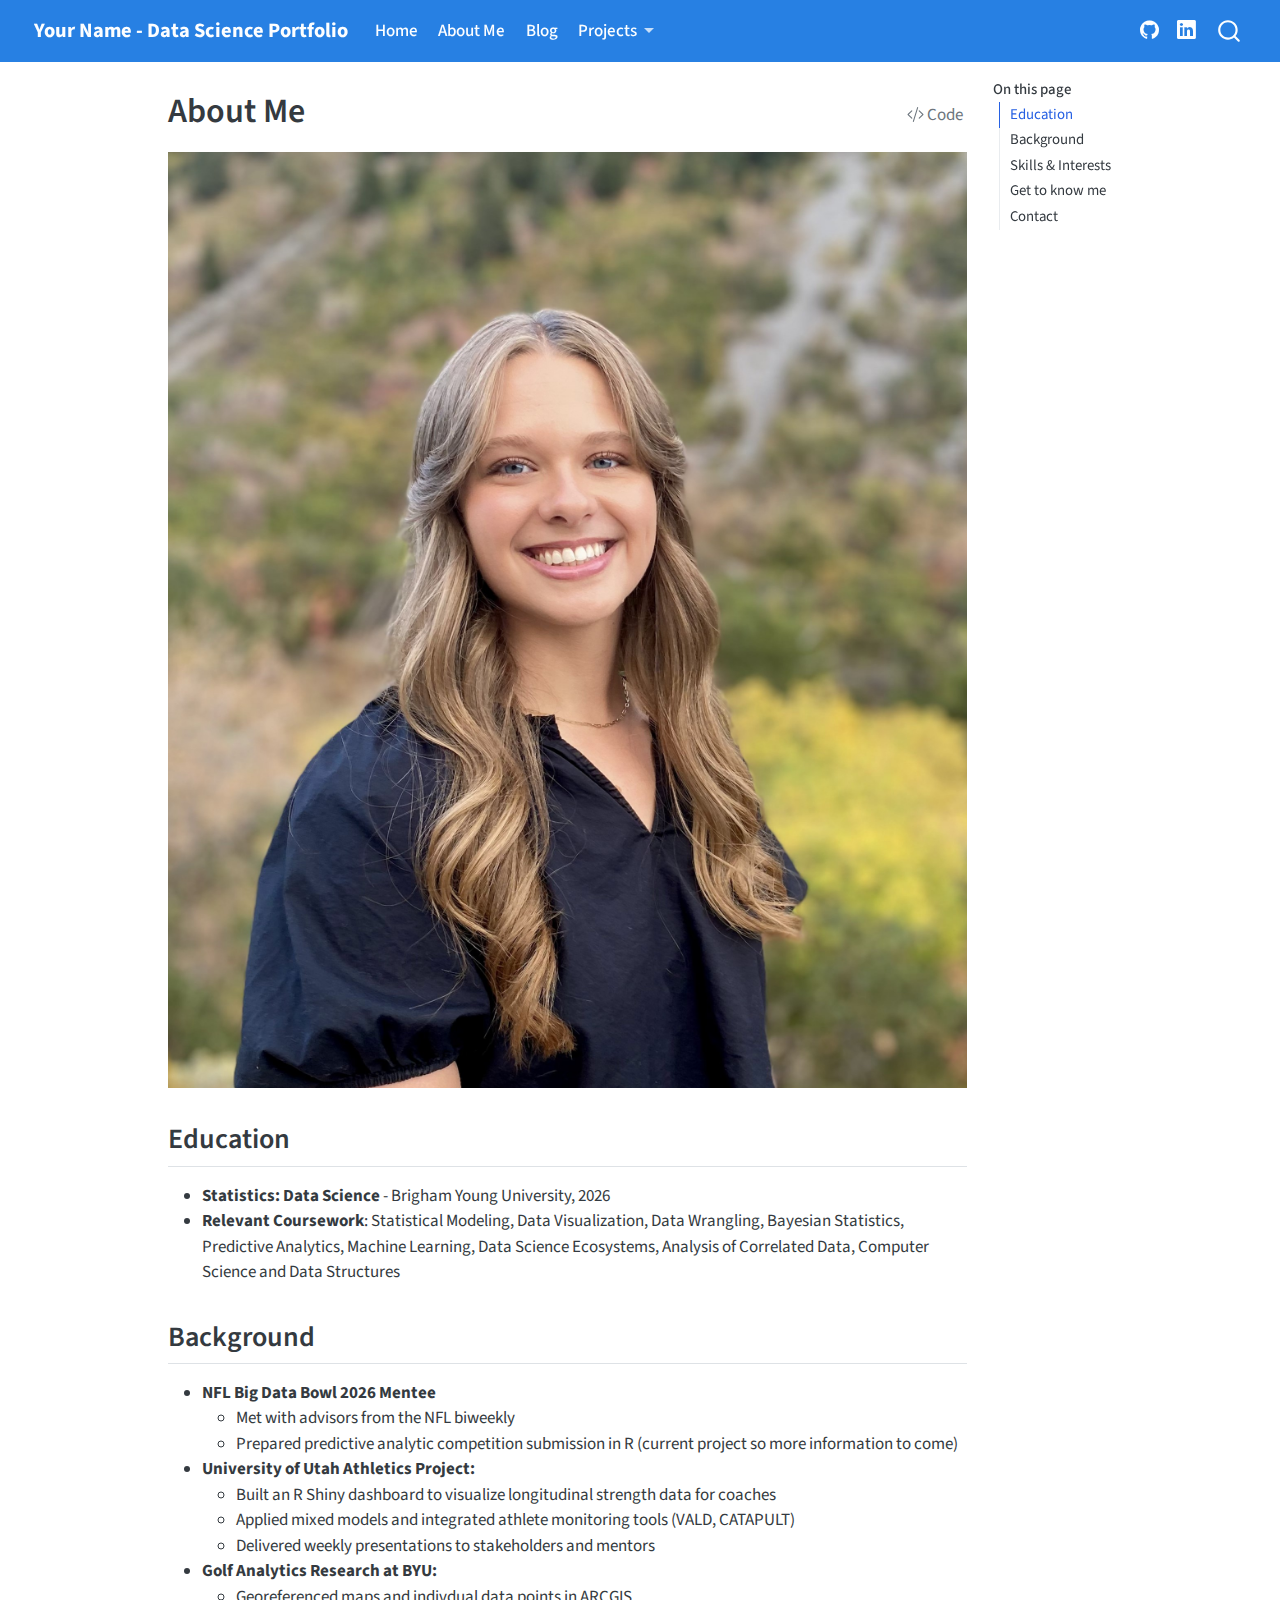
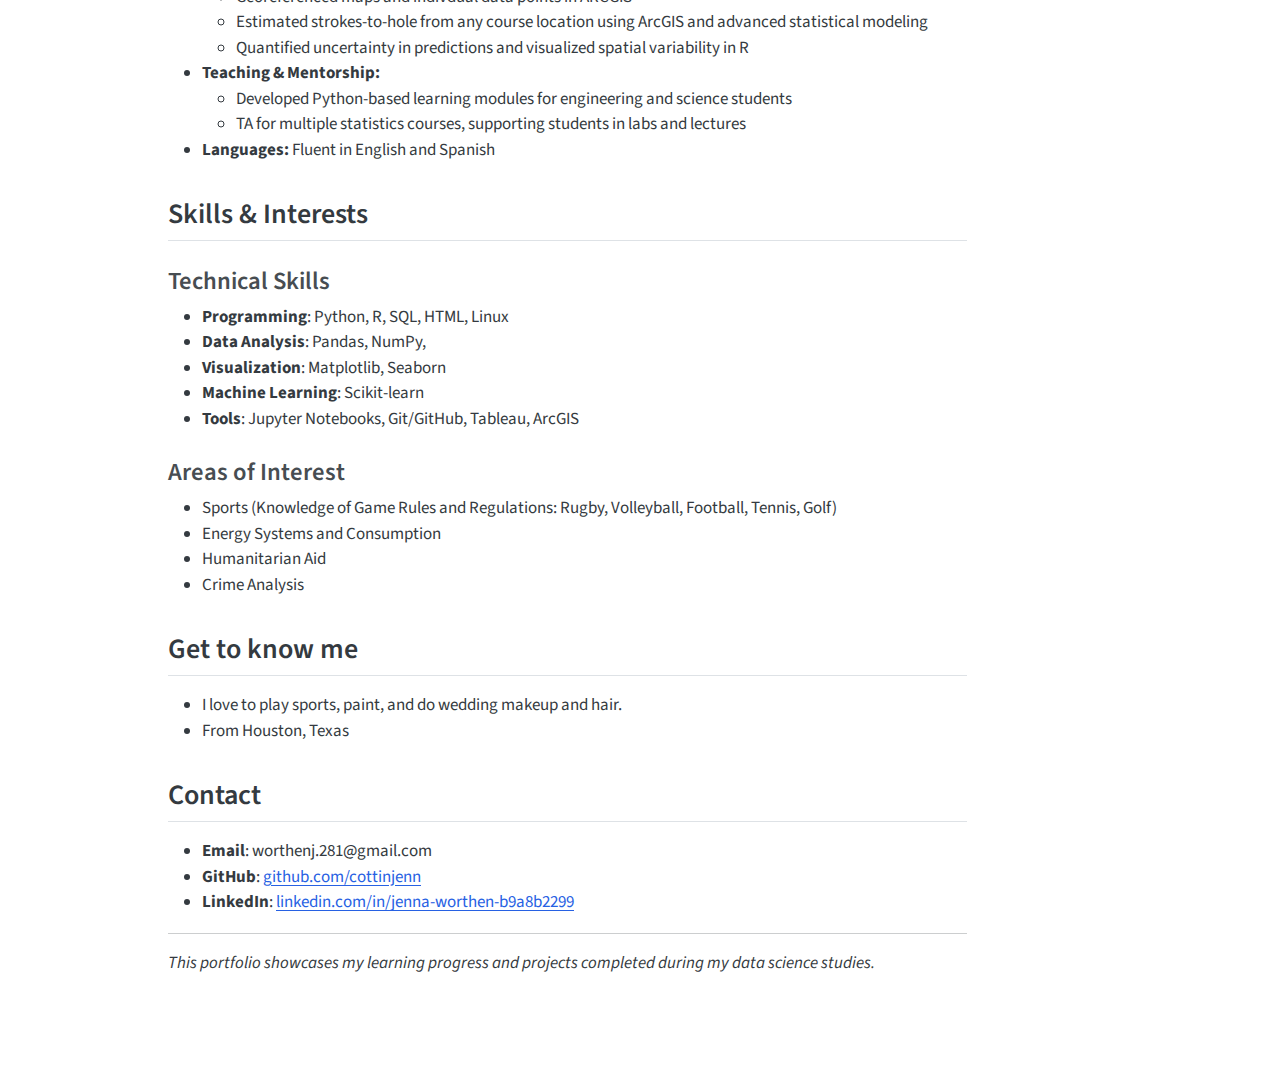
<file: docs/about.html>
<!DOCTYPE html>
<html xmlns="http://www.w3.org/1999/xhtml" lang="en" xml:lang="en"><head>

<meta charset="utf-8">
<meta name="generator" content="quarto-1.8.24">

<meta name="viewport" content="width=device-width, initial-scale=1.0, user-scalable=yes">


<title>About Me – Your Name - Data Science Portfolio</title>
<style>
code{white-space: pre-wrap;}
span.smallcaps{font-variant: small-caps;}
div.columns{display: flex; gap: min(4vw, 1.5em);}
div.column{flex: auto; overflow-x: auto;}
div.hanging-indent{margin-left: 1.5em; text-indent: -1.5em;}
ul.task-list{list-style: none;}
ul.task-list li input[type="checkbox"] {
  width: 0.8em;
  margin: 0 0.8em 0.2em -1em; /* quarto-specific, see https://github.com/quarto-dev/quarto-cli/issues/4556 */ 
  vertical-align: middle;
}
/* CSS for syntax highlighting */
html { -webkit-text-size-adjust: 100%; }
pre > code.sourceCode { white-space: pre; position: relative; }
pre > code.sourceCode > span { display: inline-block; line-height: 1.25; }
pre > code.sourceCode > span:empty { height: 1.2em; }
.sourceCode { overflow: visible; }
code.sourceCode > span { color: inherit; text-decoration: inherit; }
div.sourceCode { margin: 1em 0; }
pre.sourceCode { margin: 0; }
@media screen {
div.sourceCode { overflow: auto; }
}
@media print {
pre > code.sourceCode { white-space: pre-wrap; }
pre > code.sourceCode > span { text-indent: -5em; padding-left: 5em; }
}
pre.numberSource code
  { counter-reset: source-line 0; }
pre.numberSource code > span
  { position: relative; left: -4em; counter-increment: source-line; }
pre.numberSource code > span > a:first-child::before
  { content: counter(source-line);
    position: relative; left: -1em; text-align: right; vertical-align: baseline;
    border: none; display: inline-block;
    -webkit-touch-callout: none; -webkit-user-select: none;
    -khtml-user-select: none; -moz-user-select: none;
    -ms-user-select: none; user-select: none;
    padding: 0 4px; width: 4em;
  }
pre.numberSource { margin-left: 3em;  padding-left: 4px; }
div.sourceCode
  {   }
@media screen {
pre > code.sourceCode > span > a:first-child::before { text-decoration: underline; }
}
</style>


<script src="site_libs/quarto-nav/quarto-nav.js"></script>
<script src="site_libs/quarto-nav/headroom.min.js"></script>
<script src="site_libs/clipboard/clipboard.min.js"></script>
<script src="site_libs/quarto-search/autocomplete.umd.js"></script>
<script src="site_libs/quarto-search/fuse.min.js"></script>
<script src="site_libs/quarto-search/quarto-search.js"></script>
<meta name="quarto:offset" content="./">
<script src="site_libs/quarto-html/quarto.js" type="module"></script>
<script src="site_libs/quarto-html/tabsets/tabsets.js" type="module"></script>
<script src="site_libs/quarto-html/axe/axe-check.js" type="module"></script>
<script src="site_libs/quarto-html/popper.min.js"></script>
<script src="site_libs/quarto-html/tippy.umd.min.js"></script>
<script src="site_libs/quarto-html/anchor.min.js"></script>
<link href="site_libs/quarto-html/tippy.css" rel="stylesheet">
<link href="site_libs/quarto-html/quarto-syntax-highlighting-dc55a5b9e770e841cd82e46aadbfb9b0.css" rel="stylesheet" id="quarto-text-highlighting-styles">
<script src="site_libs/bootstrap/bootstrap.min.js"></script>
<link href="site_libs/bootstrap/bootstrap-icons.css" rel="stylesheet">
<link href="site_libs/bootstrap/bootstrap-029b10fc0dc652dab2ec1ac156c1a037.min.css" rel="stylesheet" append-hash="true" id="quarto-bootstrap" data-mode="light">
<script id="quarto-search-options" type="application/json">{
  "location": "navbar",
  "copy-button": false,
  "collapse-after": 3,
  "panel-placement": "end",
  "type": "overlay",
  "limit": 50,
  "keyboard-shortcut": [
    "f",
    "/",
    "s"
  ],
  "show-item-context": false,
  "language": {
    "search-no-results-text": "No results",
    "search-matching-documents-text": "matching documents",
    "search-copy-link-title": "Copy link to search",
    "search-hide-matches-text": "Hide additional matches",
    "search-more-match-text": "more match in this document",
    "search-more-matches-text": "more matches in this document",
    "search-clear-button-title": "Clear",
    "search-text-placeholder": "",
    "search-detached-cancel-button-title": "Cancel",
    "search-submit-button-title": "Submit",
    "search-label": "Search"
  }
}</script>


<link rel="stylesheet" href="styles.css">
</head>

<body class="nav-fixed quarto-light">

<div id="quarto-search-results"></div>
  <header id="quarto-header" class="headroom fixed-top">
    <nav class="navbar navbar-expand-lg " data-bs-theme="dark">
      <div class="navbar-container container-fluid">
      <div class="navbar-brand-container mx-auto">
    <a href="./index.html" class="navbar-brand navbar-brand-logo">
    </a>
    <a class="navbar-brand" href="./index.html">
    <span class="navbar-title">Your Name - Data Science Portfolio</span>
    </a>
  </div>
            <div id="quarto-search" class="" title="Search"></div>
          <button class="navbar-toggler" type="button" data-bs-toggle="collapse" data-bs-target="#navbarCollapse" aria-controls="navbarCollapse" role="menu" aria-expanded="false" aria-label="Toggle navigation" onclick="if (window.quartoToggleHeadroom) { window.quartoToggleHeadroom(); }">
  <span class="navbar-toggler-icon"></span>
</button>
          <div class="collapse navbar-collapse" id="navbarCollapse">
            <ul class="navbar-nav navbar-nav-scroll me-auto">
  <li class="nav-item">
    <a class="nav-link" href="./index.html"> 
<span class="menu-text">Home</span></a>
  </li>  
  <li class="nav-item">
    <a class="nav-link active" href="./about.html" aria-current="page"> 
<span class="menu-text">About Me</span></a>
  </li>  
  <li class="nav-item">
    <a class="nav-link" href="./blog.html"> 
<span class="menu-text">Blog</span></a>
  </li>  
  <li class="nav-item dropdown ">
    <a class="nav-link dropdown-toggle" href="#" id="nav-menu-projects" role="link" data-bs-toggle="dropdown" aria-expanded="false">
 <span class="menu-text">Projects</span>
    </a>
    <ul class="dropdown-menu" aria-labelledby="nav-menu-projects">    
        <li>
    <a class="dropdown-item" href="./projects/index.html">
 <span class="dropdown-text">All Projects</span></a>
  </li>  
        <li><hr class="dropdown-divider"></li>
        <li>
    <a class="dropdown-item" href="./projects/eda.html">
 <span class="dropdown-text">Exploratory Data Analysis</span></a>
  </li>  
        <li>
    <a class="dropdown-item" href="./projects/data-acquisition.html">
 <span class="dropdown-text">Data Acquisition</span></a>
  </li>  
        <li>
    <a class="dropdown-item" href="./projects/final-project.html">
 <span class="dropdown-text">Final Project</span></a>
  </li>  
    </ul>
  </li>
</ul>
            <ul class="navbar-nav navbar-nav-scroll ms-auto">
  <li class="nav-item compact">
    <a class="nav-link" href="https://github.com/cottonjenn"> <i class="bi bi-github" role="img">
</i> 
<span class="menu-text"></span></a>
  </li>  
  <li class="nav-item compact">
    <a class="nav-link" href="https://www.linkedin.com/in/jenna-worthen-b9a8b2299/"> <i class="bi bi-linkedin" role="img">
</i> 
<span class="menu-text"></span></a>
  </li>  
</ul>
          </div> <!-- /navcollapse -->
            <div class="quarto-navbar-tools">
</div>
      </div> <!-- /container-fluid -->
    </nav>
</header>
<!-- content -->
<div id="quarto-content" class="quarto-container page-columns page-rows-contents page-layout-article page-navbar">
<!-- sidebar -->
<!-- margin-sidebar -->
    <div id="quarto-margin-sidebar" class="sidebar margin-sidebar">
        <nav id="TOC" role="doc-toc" class="toc-active">
    <h2 id="toc-title">On this page</h2>
   
  <ul>
  <li><a href="#education" id="toc-education" class="nav-link active" data-scroll-target="#education">Education</a></li>
  <li><a href="#background" id="toc-background" class="nav-link" data-scroll-target="#background">Background</a></li>
  <li><a href="#skills-interests" id="toc-skills-interests" class="nav-link" data-scroll-target="#skills-interests">Skills &amp; Interests</a>
  <ul class="collapse">
  <li><a href="#technical-skills" id="toc-technical-skills" class="nav-link" data-scroll-target="#technical-skills">Technical Skills</a></li>
  <li><a href="#areas-of-interest" id="toc-areas-of-interest" class="nav-link" data-scroll-target="#areas-of-interest">Areas of Interest</a></li>
  </ul></li>
  <li><a href="#get-to-know-me" id="toc-get-to-know-me" class="nav-link" data-scroll-target="#get-to-know-me">Get to know me</a></li>
  <li><a href="#contact" id="toc-contact" class="nav-link" data-scroll-target="#contact">Contact</a></li>
  </ul>
</nav>
    </div>
<!-- main -->
<main class="content" id="quarto-document-content">

<header id="title-block-header" class="quarto-title-block default">
<div class="quarto-title">
<div class="quarto-title-block"><div><h1 class="title">About Me</h1><button type="button" class="btn code-tools-button" id="quarto-code-tools-source"><i class="bi"></i> Code</button></div></div>
</div>



<div class="quarto-title-meta">

    
  
    
  </div>
  


</header>


<p><img src="JWorthen_Headshot.jpg" class="top-right-fixed img-fluid"></p>
<section id="education" class="level2">
<h2 class="anchored" data-anchor-id="education">Education</h2>
<ul>
<li><strong>Statistics: Data Science</strong> - Brigham Young University, 2026</li>
<li><strong>Relevant Coursework</strong>: Statistical Modeling, Data Visualization, Data Wrangling, Bayesian Statistics, Predictive Analytics, Machine Learning, Data Science Ecosystems, Analysis of Correlated Data, Computer Science and Data Structures</li>
</ul>
</section>
<section id="background" class="level2">
<h2 class="anchored" data-anchor-id="background">Background</h2>
<ul>
<li><strong>NFL Big Data Bowl 2026 Mentee</strong>
<ul>
<li>Met with advisors from the NFL biweekly</li>
<li>Prepared predictive analytic competition submission in R (current project so more information to come)</li>
</ul></li>
<li><strong>University of Utah Athletics Project:</strong>
<ul>
<li>Built an R Shiny dashboard to visualize longitudinal strength data for coaches</li>
<li>Applied mixed models and integrated athlete monitoring tools (VALD, CATAPULT)</li>
<li>Delivered weekly presentations to stakeholders and mentors</li>
</ul></li>
<li><strong>Golf Analytics Research at BYU:</strong>
<ul>
<li>Georeferenced maps and indivdual data points in ARCGIS</li>
<li>Estimated strokes-to-hole from any course location using ArcGIS and advanced statistical modeling</li>
<li>Quantified uncertainty in predictions and visualized spatial variability in R</li>
</ul></li>
<li><strong>Teaching &amp; Mentorship:</strong>
<ul>
<li>Developed Python-based learning modules for engineering and science students</li>
<li>TA for multiple statistics courses, supporting students in labs and lectures</li>
</ul></li>
<li><strong>Languages:</strong> Fluent in English and Spanish</li>
</ul>
</section>
<section id="skills-interests" class="level2">
<h2 class="anchored" data-anchor-id="skills-interests">Skills &amp; Interests</h2>
<section id="technical-skills" class="level3">
<h3 class="anchored" data-anchor-id="technical-skills">Technical Skills</h3>
<ul>
<li><strong>Programming</strong>: Python, R, SQL, HTML, Linux</li>
<li><strong>Data Analysis</strong>: Pandas, NumPy,</li>
<li><strong>Visualization</strong>: Matplotlib, Seaborn</li>
<li><strong>Machine Learning</strong>: Scikit-learn</li>
<li><strong>Tools</strong>: Jupyter Notebooks, Git/GitHub, Tableau, ArcGIS</li>
</ul>
</section>
<section id="areas-of-interest" class="level3">
<h3 class="anchored" data-anchor-id="areas-of-interest">Areas of Interest</h3>
<ul>
<li>Sports (Knowledge of Game Rules and Regulations: Rugby, Volleyball, Football, Tennis, Golf)</li>
<li>Energy Systems and Consumption</li>
<li>Humanitarian Aid</li>
<li>Crime Analysis</li>
</ul>
</section>
</section>
<section id="get-to-know-me" class="level2">
<h2 class="anchored" data-anchor-id="get-to-know-me">Get to know me</h2>
<ul>
<li>I love to play sports, paint, and do wedding makeup and hair.</li>
<li>From Houston, Texas</li>
</ul>
</section>
<section id="contact" class="level2">
<h2 class="anchored" data-anchor-id="contact">Contact</h2>
<ul>
<li><strong>Email</strong>: worthenj.281@gmail.com</li>
<li><strong>GitHub</strong>: <a href="https://github.com/cottonjenn">github.com/cottinjenn</a></li>
<li><strong>LinkedIn</strong>: <a href="https://www.linkedin.com/in/jenna-worthen-b9a8b2299/">linkedin.com/in/jenna-worthen-b9a8b2299</a></li>
</ul>
<hr>
<p><em>This portfolio showcases my learning progress and projects completed during my data science studies.</em></p>


<!-- -->

</section>

</main> <!-- /main -->
<script id="quarto-html-after-body" type="application/javascript">
  window.document.addEventListener("DOMContentLoaded", function (event) {
    const icon = "";
    const anchorJS = new window.AnchorJS();
    anchorJS.options = {
      placement: 'right',
      icon: icon
    };
    anchorJS.add('.anchored');
    const isCodeAnnotation = (el) => {
      for (const clz of el.classList) {
        if (clz.startsWith('code-annotation-')) {                     
          return true;
        }
      }
      return false;
    }
    const onCopySuccess = function(e) {
      // button target
      const button = e.trigger;
      // don't keep focus
      button.blur();
      // flash "checked"
      button.classList.add('code-copy-button-checked');
      var currentTitle = button.getAttribute("title");
      button.setAttribute("title", "Copied!");
      let tooltip;
      if (window.bootstrap) {
        button.setAttribute("data-bs-toggle", "tooltip");
        button.setAttribute("data-bs-placement", "left");
        button.setAttribute("data-bs-title", "Copied!");
        tooltip = new bootstrap.Tooltip(button, 
          { trigger: "manual", 
            customClass: "code-copy-button-tooltip",
            offset: [0, -8]});
        tooltip.show();    
      }
      setTimeout(function() {
        if (tooltip) {
          tooltip.hide();
          button.removeAttribute("data-bs-title");
          button.removeAttribute("data-bs-toggle");
          button.removeAttribute("data-bs-placement");
        }
        button.setAttribute("title", currentTitle);
        button.classList.remove('code-copy-button-checked');
      }, 1000);
      // clear code selection
      e.clearSelection();
    }
    const getTextToCopy = function(trigger) {
      const outerScaffold = trigger.parentElement.cloneNode(true);
      const codeEl = outerScaffold.querySelector('code');
      for (const childEl of codeEl.children) {
        if (isCodeAnnotation(childEl)) {
          childEl.remove();
        }
      }
      return codeEl.innerText;
    }
    const clipboard = new window.ClipboardJS('.code-copy-button:not([data-in-quarto-modal])', {
      text: getTextToCopy
    });
    clipboard.on('success', onCopySuccess);
    if (window.document.getElementById('quarto-embedded-source-code-modal')) {
      const clipboardModal = new window.ClipboardJS('.code-copy-button[data-in-quarto-modal]', {
        text: getTextToCopy,
        container: window.document.getElementById('quarto-embedded-source-code-modal')
      });
      clipboardModal.on('success', onCopySuccess);
    }
    const viewSource = window.document.getElementById('quarto-view-source') ||
                       window.document.getElementById('quarto-code-tools-source');
    if (viewSource) {
      const sourceUrl = viewSource.getAttribute("data-quarto-source-url");
      viewSource.addEventListener("click", function(e) {
        if (sourceUrl) {
          // rstudio viewer pane
          if (/\bcapabilities=\b/.test(window.location)) {
            window.open(sourceUrl);
          } else {
            window.location.href = sourceUrl;
          }
        } else {
          const modal = new bootstrap.Modal(document.getElementById('quarto-embedded-source-code-modal'));
          modal.show();
        }
        return false;
      });
    }
    function toggleCodeHandler(show) {
      return function(e) {
        const detailsSrc = window.document.querySelectorAll(".cell > details > .sourceCode");
        for (let i=0; i<detailsSrc.length; i++) {
          const details = detailsSrc[i].parentElement;
          if (show) {
            details.open = true;
          } else {
            details.removeAttribute("open");
          }
        }
        const cellCodeDivs = window.document.querySelectorAll(".cell > .sourceCode");
        const fromCls = show ? "hidden" : "unhidden";
        const toCls = show ? "unhidden" : "hidden";
        for (let i=0; i<cellCodeDivs.length; i++) {
          const codeDiv = cellCodeDivs[i];
          if (codeDiv.classList.contains(fromCls)) {
            codeDiv.classList.remove(fromCls);
            codeDiv.classList.add(toCls);
          } 
        }
        return false;
      }
    }
    const hideAllCode = window.document.getElementById("quarto-hide-all-code");
    if (hideAllCode) {
      hideAllCode.addEventListener("click", toggleCodeHandler(false));
    }
    const showAllCode = window.document.getElementById("quarto-show-all-code");
    if (showAllCode) {
      showAllCode.addEventListener("click", toggleCodeHandler(true));
    }
      var localhostRegex = new RegExp(/^(?:http|https):\/\/localhost\:?[0-9]*\//);
      var mailtoRegex = new RegExp(/^mailto:/);
        var filterRegex = new RegExp('/' + window.location.host + '/');
      var isInternal = (href) => {
          return filterRegex.test(href) || localhostRegex.test(href) || mailtoRegex.test(href);
      }
      // Inspect non-navigation links and adorn them if external
     var links = window.document.querySelectorAll('a[href]:not(.nav-link):not(.navbar-brand):not(.toc-action):not(.sidebar-link):not(.sidebar-item-toggle):not(.pagination-link):not(.no-external):not([aria-hidden]):not(.dropdown-item):not(.quarto-navigation-tool):not(.about-link)');
      for (var i=0; i<links.length; i++) {
        const link = links[i];
        if (!isInternal(link.href)) {
          // undo the damage that might have been done by quarto-nav.js in the case of
          // links that we want to consider external
          if (link.dataset.originalHref !== undefined) {
            link.href = link.dataset.originalHref;
          }
        }
      }
    function tippyHover(el, contentFn, onTriggerFn, onUntriggerFn) {
      const config = {
        allowHTML: true,
        maxWidth: 500,
        delay: 100,
        arrow: false,
        appendTo: function(el) {
            return el.parentElement;
        },
        interactive: true,
        interactiveBorder: 10,
        theme: 'quarto',
        placement: 'bottom-start',
      };
      if (contentFn) {
        config.content = contentFn;
      }
      if (onTriggerFn) {
        config.onTrigger = onTriggerFn;
      }
      if (onUntriggerFn) {
        config.onUntrigger = onUntriggerFn;
      }
      window.tippy(el, config); 
    }
    const noterefs = window.document.querySelectorAll('a[role="doc-noteref"]');
    for (var i=0; i<noterefs.length; i++) {
      const ref = noterefs[i];
      tippyHover(ref, function() {
        // use id or data attribute instead here
        let href = ref.getAttribute('data-footnote-href') || ref.getAttribute('href');
        try { href = new URL(href).hash; } catch {}
        const id = href.replace(/^#\/?/, "");
        const note = window.document.getElementById(id);
        if (note) {
          return note.innerHTML;
        } else {
          return "";
        }
      });
    }
    const xrefs = window.document.querySelectorAll('a.quarto-xref');
    const processXRef = (id, note) => {
      // Strip column container classes
      const stripColumnClz = (el) => {
        el.classList.remove("page-full", "page-columns");
        if (el.children) {
          for (const child of el.children) {
            stripColumnClz(child);
          }
        }
      }
      stripColumnClz(note)
      if (id === null || id.startsWith('sec-')) {
        // Special case sections, only their first couple elements
        const container = document.createElement("div");
        if (note.children && note.children.length > 2) {
          container.appendChild(note.children[0].cloneNode(true));
          for (let i = 1; i < note.children.length; i++) {
            const child = note.children[i];
            if (child.tagName === "P" && child.innerText === "") {
              continue;
            } else {
              container.appendChild(child.cloneNode(true));
              break;
            }
          }
          if (window.Quarto?.typesetMath) {
            window.Quarto.typesetMath(container);
          }
          return container.innerHTML
        } else {
          if (window.Quarto?.typesetMath) {
            window.Quarto.typesetMath(note);
          }
          return note.innerHTML;
        }
      } else {
        // Remove any anchor links if they are present
        const anchorLink = note.querySelector('a.anchorjs-link');
        if (anchorLink) {
          anchorLink.remove();
        }
        if (window.Quarto?.typesetMath) {
          window.Quarto.typesetMath(note);
        }
        if (note.classList.contains("callout")) {
          return note.outerHTML;
        } else {
          return note.innerHTML;
        }
      }
    }
    for (var i=0; i<xrefs.length; i++) {
      const xref = xrefs[i];
      tippyHover(xref, undefined, function(instance) {
        instance.disable();
        let url = xref.getAttribute('href');
        let hash = undefined; 
        if (url.startsWith('#')) {
          hash = url;
        } else {
          try { hash = new URL(url).hash; } catch {}
        }
        if (hash) {
          const id = hash.replace(/^#\/?/, "");
          const note = window.document.getElementById(id);
          if (note !== null) {
            try {
              const html = processXRef(id, note.cloneNode(true));
              instance.setContent(html);
            } finally {
              instance.enable();
              instance.show();
            }
          } else {
            // See if we can fetch this
            fetch(url.split('#')[0])
            .then(res => res.text())
            .then(html => {
              const parser = new DOMParser();
              const htmlDoc = parser.parseFromString(html, "text/html");
              const note = htmlDoc.getElementById(id);
              if (note !== null) {
                const html = processXRef(id, note);
                instance.setContent(html);
              } 
            }).finally(() => {
              instance.enable();
              instance.show();
            });
          }
        } else {
          // See if we can fetch a full url (with no hash to target)
          // This is a special case and we should probably do some content thinning / targeting
          fetch(url)
          .then(res => res.text())
          .then(html => {
            const parser = new DOMParser();
            const htmlDoc = parser.parseFromString(html, "text/html");
            const note = htmlDoc.querySelector('main.content');
            if (note !== null) {
              // This should only happen for chapter cross references
              // (since there is no id in the URL)
              // remove the first header
              if (note.children.length > 0 && note.children[0].tagName === "HEADER") {
                note.children[0].remove();
              }
              const html = processXRef(null, note);
              instance.setContent(html);
            } 
          }).finally(() => {
            instance.enable();
            instance.show();
          });
        }
      }, function(instance) {
      });
    }
        let selectedAnnoteEl;
        const selectorForAnnotation = ( cell, annotation) => {
          let cellAttr = 'data-code-cell="' + cell + '"';
          let lineAttr = 'data-code-annotation="' +  annotation + '"';
          const selector = 'span[' + cellAttr + '][' + lineAttr + ']';
          return selector;
        }
        const selectCodeLines = (annoteEl) => {
          const doc = window.document;
          const targetCell = annoteEl.getAttribute("data-target-cell");
          const targetAnnotation = annoteEl.getAttribute("data-target-annotation");
          const annoteSpan = window.document.querySelector(selectorForAnnotation(targetCell, targetAnnotation));
          const lines = annoteSpan.getAttribute("data-code-lines").split(",");
          const lineIds = lines.map((line) => {
            return targetCell + "-" + line;
          })
          let top = null;
          let height = null;
          let parent = null;
          if (lineIds.length > 0) {
              //compute the position of the single el (top and bottom and make a div)
              const el = window.document.getElementById(lineIds[0]);
              top = el.offsetTop;
              height = el.offsetHeight;
              parent = el.parentElement.parentElement;
            if (lineIds.length > 1) {
              const lastEl = window.document.getElementById(lineIds[lineIds.length - 1]);
              const bottom = lastEl.offsetTop + lastEl.offsetHeight;
              height = bottom - top;
            }
            if (top !== null && height !== null && parent !== null) {
              // cook up a div (if necessary) and position it 
              let div = window.document.getElementById("code-annotation-line-highlight");
              if (div === null) {
                div = window.document.createElement("div");
                div.setAttribute("id", "code-annotation-line-highlight");
                div.style.position = 'absolute';
                parent.appendChild(div);
              }
              div.style.top = top - 2 + "px";
              div.style.height = height + 4 + "px";
              div.style.left = 0;
              let gutterDiv = window.document.getElementById("code-annotation-line-highlight-gutter");
              if (gutterDiv === null) {
                gutterDiv = window.document.createElement("div");
                gutterDiv.setAttribute("id", "code-annotation-line-highlight-gutter");
                gutterDiv.style.position = 'absolute';
                const codeCell = window.document.getElementById(targetCell);
                const gutter = codeCell.querySelector('.code-annotation-gutter');
                gutter.appendChild(gutterDiv);
              }
              gutterDiv.style.top = top - 2 + "px";
              gutterDiv.style.height = height + 4 + "px";
            }
            selectedAnnoteEl = annoteEl;
          }
        };
        const unselectCodeLines = () => {
          const elementsIds = ["code-annotation-line-highlight", "code-annotation-line-highlight-gutter"];
          elementsIds.forEach((elId) => {
            const div = window.document.getElementById(elId);
            if (div) {
              div.remove();
            }
          });
          selectedAnnoteEl = undefined;
        };
          // Handle positioning of the toggle
      window.addEventListener(
        "resize",
        throttle(() => {
          elRect = undefined;
          if (selectedAnnoteEl) {
            selectCodeLines(selectedAnnoteEl);
          }
        }, 10)
      );
      function throttle(fn, ms) {
      let throttle = false;
      let timer;
        return (...args) => {
          if(!throttle) { // first call gets through
              fn.apply(this, args);
              throttle = true;
          } else { // all the others get throttled
              if(timer) clearTimeout(timer); // cancel #2
              timer = setTimeout(() => {
                fn.apply(this, args);
                timer = throttle = false;
              }, ms);
          }
        };
      }
        // Attach click handler to the DT
        const annoteDls = window.document.querySelectorAll('dt[data-target-cell]');
        for (const annoteDlNode of annoteDls) {
          annoteDlNode.addEventListener('click', (event) => {
            const clickedEl = event.target;
            if (clickedEl !== selectedAnnoteEl) {
              unselectCodeLines();
              const activeEl = window.document.querySelector('dt[data-target-cell].code-annotation-active');
              if (activeEl) {
                activeEl.classList.remove('code-annotation-active');
              }
              selectCodeLines(clickedEl);
              clickedEl.classList.add('code-annotation-active');
            } else {
              // Unselect the line
              unselectCodeLines();
              clickedEl.classList.remove('code-annotation-active');
            }
          });
        }
    const findCites = (el) => {
      const parentEl = el.parentElement;
      if (parentEl) {
        const cites = parentEl.dataset.cites;
        if (cites) {
          return {
            el,
            cites: cites.split(' ')
          };
        } else {
          return findCites(el.parentElement)
        }
      } else {
        return undefined;
      }
    };
    var bibliorefs = window.document.querySelectorAll('a[role="doc-biblioref"]');
    for (var i=0; i<bibliorefs.length; i++) {
      const ref = bibliorefs[i];
      const citeInfo = findCites(ref);
      if (citeInfo) {
        tippyHover(citeInfo.el, function() {
          var popup = window.document.createElement('div');
          citeInfo.cites.forEach(function(cite) {
            var citeDiv = window.document.createElement('div');
            citeDiv.classList.add('hanging-indent');
            citeDiv.classList.add('csl-entry');
            var biblioDiv = window.document.getElementById('ref-' + cite);
            if (biblioDiv) {
              citeDiv.innerHTML = biblioDiv.innerHTML;
            }
            popup.appendChild(citeDiv);
          });
          return popup.innerHTML;
        });
      }
    }
  });
  </script><div class="modal fade" id="quarto-embedded-source-code-modal" tabindex="-1" aria-labelledby="quarto-embedded-source-code-modal-label" aria-hidden="true"><div class="modal-dialog modal-dialog-scrollable"><div class="modal-content"><div class="modal-header"><h5 class="modal-title" id="quarto-embedded-source-code-modal-label">Source Code</h5><button class="btn-close" data-bs-dismiss="modal"></button></div><div class="modal-body"><div class="">
<div class="code-copy-outer-scaffold"><div class="sourceCode" id="cb1" data-shortcodes="false"><pre class="sourceCode markdown code-with-copy"><code class="sourceCode markdown"><span id="cb1-1"><a href="#cb1-1" aria-hidden="true" tabindex="-1"></a><span class="co">---</span></span>
<span id="cb1-2"><a href="#cb1-2" aria-hidden="true" tabindex="-1"></a><span class="an">title:</span><span class="co"> "About Me"</span></span>
<span id="cb1-3"><a href="#cb1-3" aria-hidden="true" tabindex="-1"></a><span class="an">format:</span></span>
<span id="cb1-4"><a href="#cb1-4" aria-hidden="true" tabindex="-1"></a><span class="co">    html:</span></span>
<span id="cb1-5"><a href="#cb1-5" aria-hidden="true" tabindex="-1"></a><span class="co">        css: styles.css</span></span>
<span id="cb1-6"><a href="#cb1-6" aria-hidden="true" tabindex="-1"></a><span class="co">---</span></span>
<span id="cb1-7"><a href="#cb1-7" aria-hidden="true" tabindex="-1"></a><span class="al">![](JWorthen_Headshot.jpg)</span>{.top-right-fixed}</span>
<span id="cb1-8"><a href="#cb1-8" aria-hidden="true" tabindex="-1"></a></span>
<span id="cb1-9"><a href="#cb1-9" aria-hidden="true" tabindex="-1"></a><span class="fu">## Education</span></span>
<span id="cb1-10"><a href="#cb1-10" aria-hidden="true" tabindex="-1"></a></span>
<span id="cb1-11"><a href="#cb1-11" aria-hidden="true" tabindex="-1"></a><span class="ss">- </span>**Statistics: Data Science** - Brigham Young University, 2026</span>
<span id="cb1-12"><a href="#cb1-12" aria-hidden="true" tabindex="-1"></a><span class="ss">- </span>**Relevant Coursework**: Statistical Modeling, Data Visualization, Data Wrangling, Bayesian Statistics, Predictive Analytics, Machine Learning, Data Science Ecosystems, Analysis of Correlated Data, Computer Science and Data Structures </span>
<span id="cb1-13"><a href="#cb1-13" aria-hidden="true" tabindex="-1"></a></span>
<span id="cb1-14"><a href="#cb1-14" aria-hidden="true" tabindex="-1"></a><span class="fu">## Background</span></span>
<span id="cb1-15"><a href="#cb1-15" aria-hidden="true" tabindex="-1"></a></span>
<span id="cb1-16"><a href="#cb1-16" aria-hidden="true" tabindex="-1"></a><span class="ss">- </span>**NFL Big Data Bowl 2026 Mentee**</span>
<span id="cb1-17"><a href="#cb1-17" aria-hidden="true" tabindex="-1"></a><span class="ss">    - </span>Met with advisors from the NFL biweekly</span>
<span id="cb1-18"><a href="#cb1-18" aria-hidden="true" tabindex="-1"></a><span class="ss">    - </span>Prepared predictive analytic competition submission in R (current project so more information to come)</span>
<span id="cb1-19"><a href="#cb1-19" aria-hidden="true" tabindex="-1"></a><span class="ss">- </span>**University of Utah Athletics Project:**</span>
<span id="cb1-20"><a href="#cb1-20" aria-hidden="true" tabindex="-1"></a><span class="ss">    - </span>Built an R Shiny dashboard to visualize longitudinal strength data for coaches</span>
<span id="cb1-21"><a href="#cb1-21" aria-hidden="true" tabindex="-1"></a><span class="ss">    - </span>Applied mixed models and integrated athlete monitoring tools (VALD, CATAPULT)</span>
<span id="cb1-22"><a href="#cb1-22" aria-hidden="true" tabindex="-1"></a><span class="ss">    - </span>Delivered weekly presentations to stakeholders and mentors</span>
<span id="cb1-23"><a href="#cb1-23" aria-hidden="true" tabindex="-1"></a><span class="ss">- </span>**Golf Analytics Research at BYU:**</span>
<span id="cb1-24"><a href="#cb1-24" aria-hidden="true" tabindex="-1"></a><span class="ss">    - </span>Georeferenced maps and indivdual data points in ARCGIS</span>
<span id="cb1-25"><a href="#cb1-25" aria-hidden="true" tabindex="-1"></a><span class="ss">    - </span>Estimated strokes-to-hole from any course location using ArcGIS and advanced statistical modeling</span>
<span id="cb1-26"><a href="#cb1-26" aria-hidden="true" tabindex="-1"></a><span class="ss">    - </span>Quantified uncertainty in predictions and visualized spatial variability in R</span>
<span id="cb1-27"><a href="#cb1-27" aria-hidden="true" tabindex="-1"></a><span class="ss">- </span>**Teaching &amp; Mentorship:**</span>
<span id="cb1-28"><a href="#cb1-28" aria-hidden="true" tabindex="-1"></a><span class="ss">    - </span>Developed Python-based learning modules for engineering and science students</span>
<span id="cb1-29"><a href="#cb1-29" aria-hidden="true" tabindex="-1"></a><span class="ss">    - </span>TA for multiple statistics courses, supporting students in labs and lectures</span>
<span id="cb1-30"><a href="#cb1-30" aria-hidden="true" tabindex="-1"></a><span class="ss">- </span>**Languages:** Fluent in English and Spanish</span>
<span id="cb1-31"><a href="#cb1-31" aria-hidden="true" tabindex="-1"></a></span>
<span id="cb1-32"><a href="#cb1-32" aria-hidden="true" tabindex="-1"></a><span class="fu">## Skills &amp; Interests</span></span>
<span id="cb1-33"><a href="#cb1-33" aria-hidden="true" tabindex="-1"></a></span>
<span id="cb1-34"><a href="#cb1-34" aria-hidden="true" tabindex="-1"></a><span class="fu">### Technical Skills</span></span>
<span id="cb1-35"><a href="#cb1-35" aria-hidden="true" tabindex="-1"></a><span class="ss">- </span>**Programming**: Python, R, SQL, HTML, Linux</span>
<span id="cb1-36"><a href="#cb1-36" aria-hidden="true" tabindex="-1"></a><span class="ss">- </span>**Data Analysis**: Pandas, NumPy, </span>
<span id="cb1-37"><a href="#cb1-37" aria-hidden="true" tabindex="-1"></a><span class="ss">- </span>**Visualization**: Matplotlib, Seaborn</span>
<span id="cb1-38"><a href="#cb1-38" aria-hidden="true" tabindex="-1"></a><span class="ss">- </span>**Machine Learning**: Scikit-learn</span>
<span id="cb1-39"><a href="#cb1-39" aria-hidden="true" tabindex="-1"></a><span class="ss">- </span>**Tools**: Jupyter Notebooks, Git/GitHub, Tableau, ArcGIS</span>
<span id="cb1-40"><a href="#cb1-40" aria-hidden="true" tabindex="-1"></a></span>
<span id="cb1-41"><a href="#cb1-41" aria-hidden="true" tabindex="-1"></a><span class="fu">### Areas of Interest</span></span>
<span id="cb1-42"><a href="#cb1-42" aria-hidden="true" tabindex="-1"></a><span class="ss">- </span>Sports (Knowledge of Game Rules and Regulations: Rugby, Volleyball, Football, Tennis, Golf)</span>
<span id="cb1-43"><a href="#cb1-43" aria-hidden="true" tabindex="-1"></a><span class="ss">- </span>Energy Systems and Consumption</span>
<span id="cb1-44"><a href="#cb1-44" aria-hidden="true" tabindex="-1"></a><span class="ss">- </span>Humanitarian Aid</span>
<span id="cb1-45"><a href="#cb1-45" aria-hidden="true" tabindex="-1"></a><span class="ss">- </span>Crime Analysis</span>
<span id="cb1-46"><a href="#cb1-46" aria-hidden="true" tabindex="-1"></a></span>
<span id="cb1-47"><a href="#cb1-47" aria-hidden="true" tabindex="-1"></a><span class="fu">## Get to know me</span></span>
<span id="cb1-48"><a href="#cb1-48" aria-hidden="true" tabindex="-1"></a></span>
<span id="cb1-49"><a href="#cb1-49" aria-hidden="true" tabindex="-1"></a><span class="ss">- </span>I love to play sports, paint, and do wedding makeup and hair. </span>
<span id="cb1-50"><a href="#cb1-50" aria-hidden="true" tabindex="-1"></a><span class="ss">- </span>From Houston, Texas</span>
<span id="cb1-51"><a href="#cb1-51" aria-hidden="true" tabindex="-1"></a></span>
<span id="cb1-52"><a href="#cb1-52" aria-hidden="true" tabindex="-1"></a><span class="fu">## Contact</span></span>
<span id="cb1-53"><a href="#cb1-53" aria-hidden="true" tabindex="-1"></a></span>
<span id="cb1-54"><a href="#cb1-54" aria-hidden="true" tabindex="-1"></a><span class="ss">- </span>**Email**: worthenj.281@gmail.com</span>
<span id="cb1-55"><a href="#cb1-55" aria-hidden="true" tabindex="-1"></a><span class="ss">- </span>**GitHub**: <span class="co">[</span><span class="ot">github.com/cottinjenn</span><span class="co">](https://github.com/cottonjenn)</span></span>
<span id="cb1-56"><a href="#cb1-56" aria-hidden="true" tabindex="-1"></a><span class="ss">- </span>**LinkedIn**: <span class="co">[</span><span class="ot">linkedin.com/in/jenna-worthen-b9a8b2299</span><span class="co">](https://www.linkedin.com/in/jenna-worthen-b9a8b2299/)</span></span>
<span id="cb1-57"><a href="#cb1-57" aria-hidden="true" tabindex="-1"></a></span>
<span id="cb1-58"><a href="#cb1-58" aria-hidden="true" tabindex="-1"></a>---</span>
<span id="cb1-59"><a href="#cb1-59" aria-hidden="true" tabindex="-1"></a></span>
<span id="cb1-60"><a href="#cb1-60" aria-hidden="true" tabindex="-1"></a>*This portfolio showcases my learning progress and projects completed during my data science studies.*</span></code></pre></div><button title="Copy to Clipboard" class="code-copy-button" data-in-quarto-modal=""><i class="bi"></i></button></div>
</div></div></div></div></div>
</div> <!-- /content -->




</body></html>
</file>
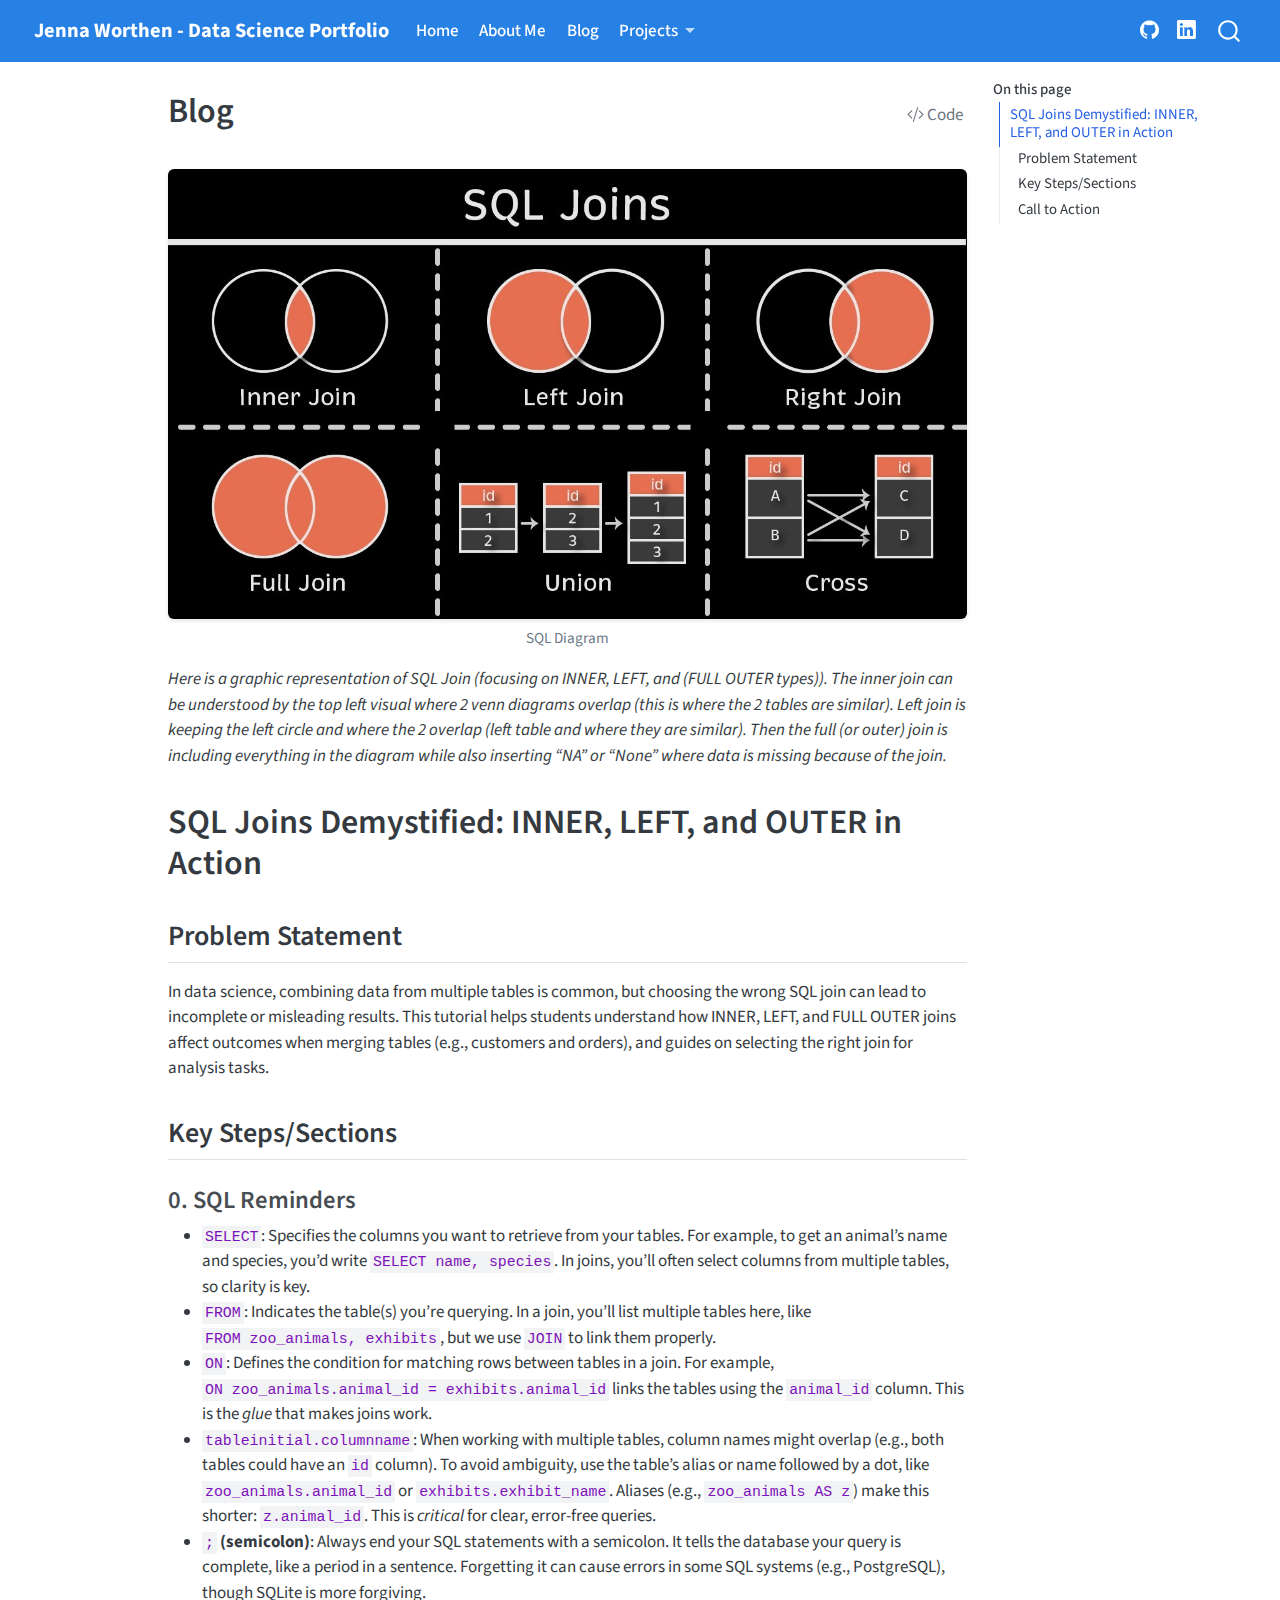
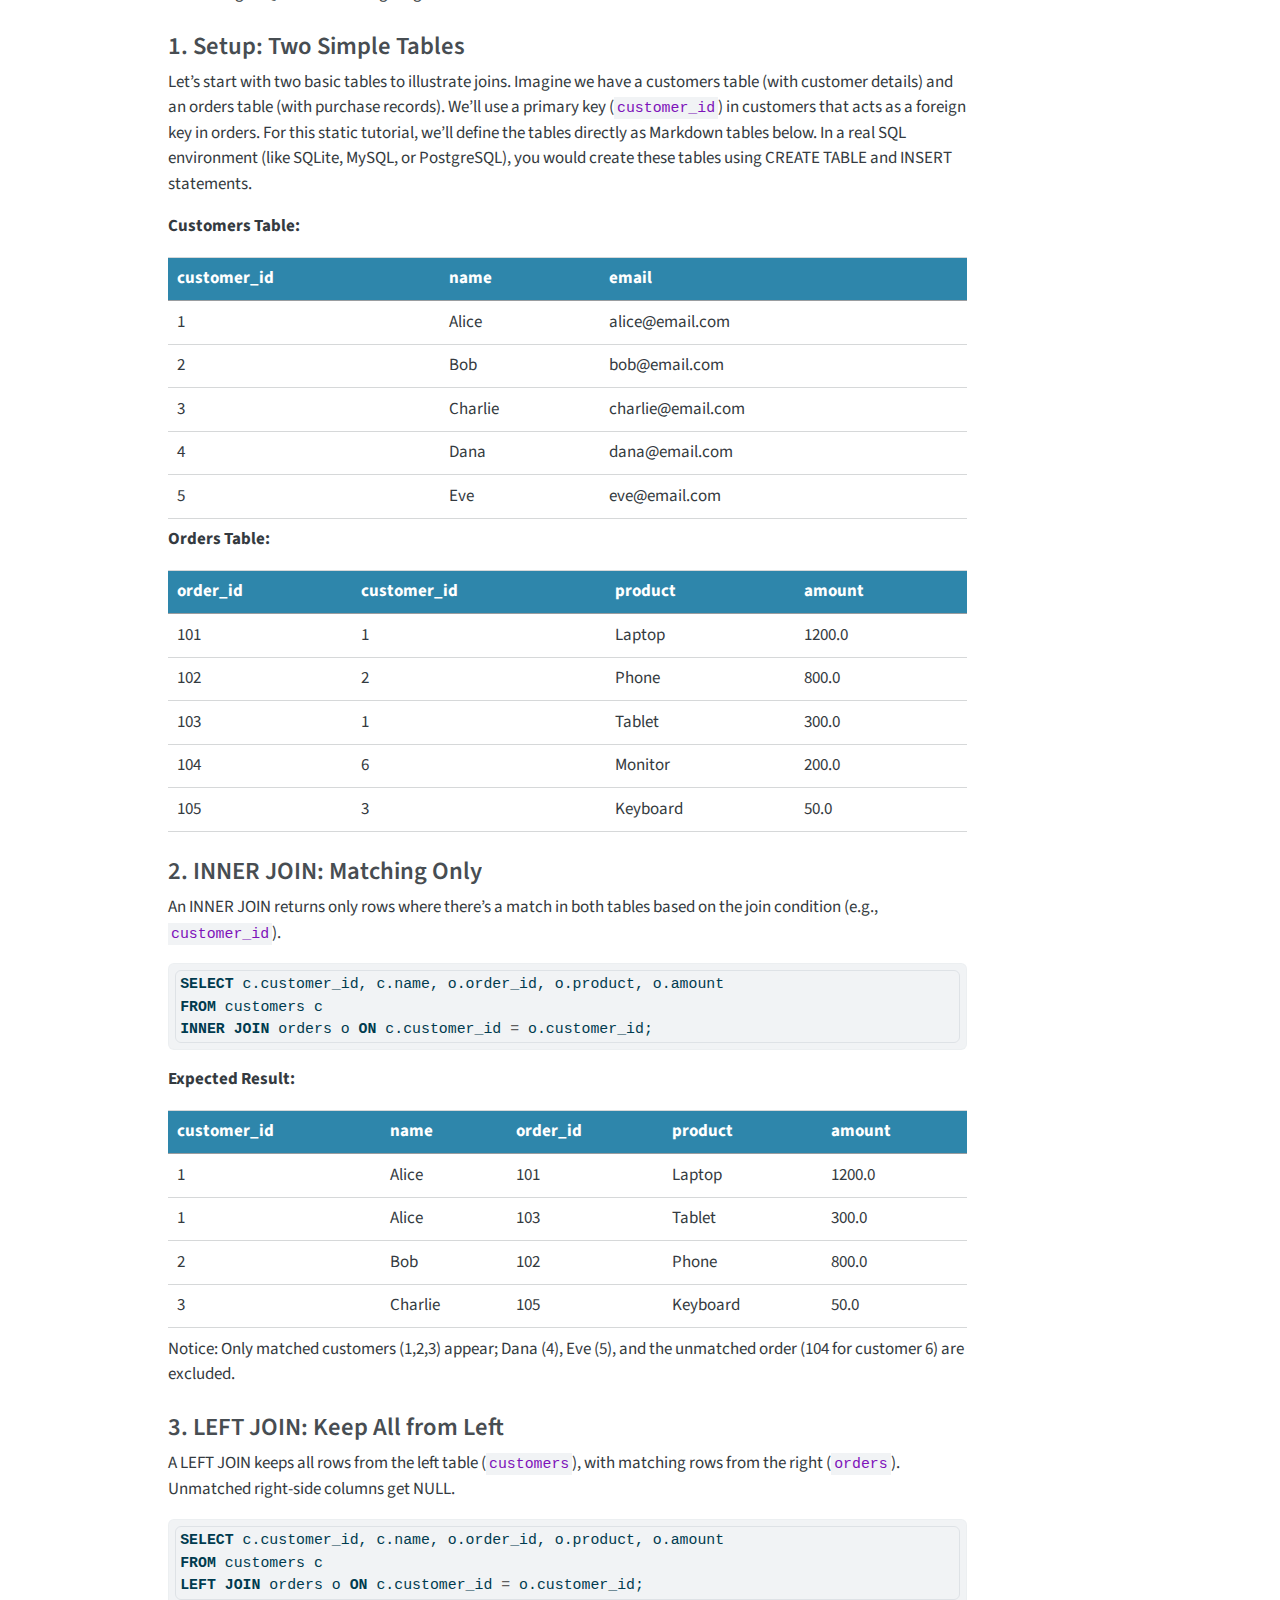
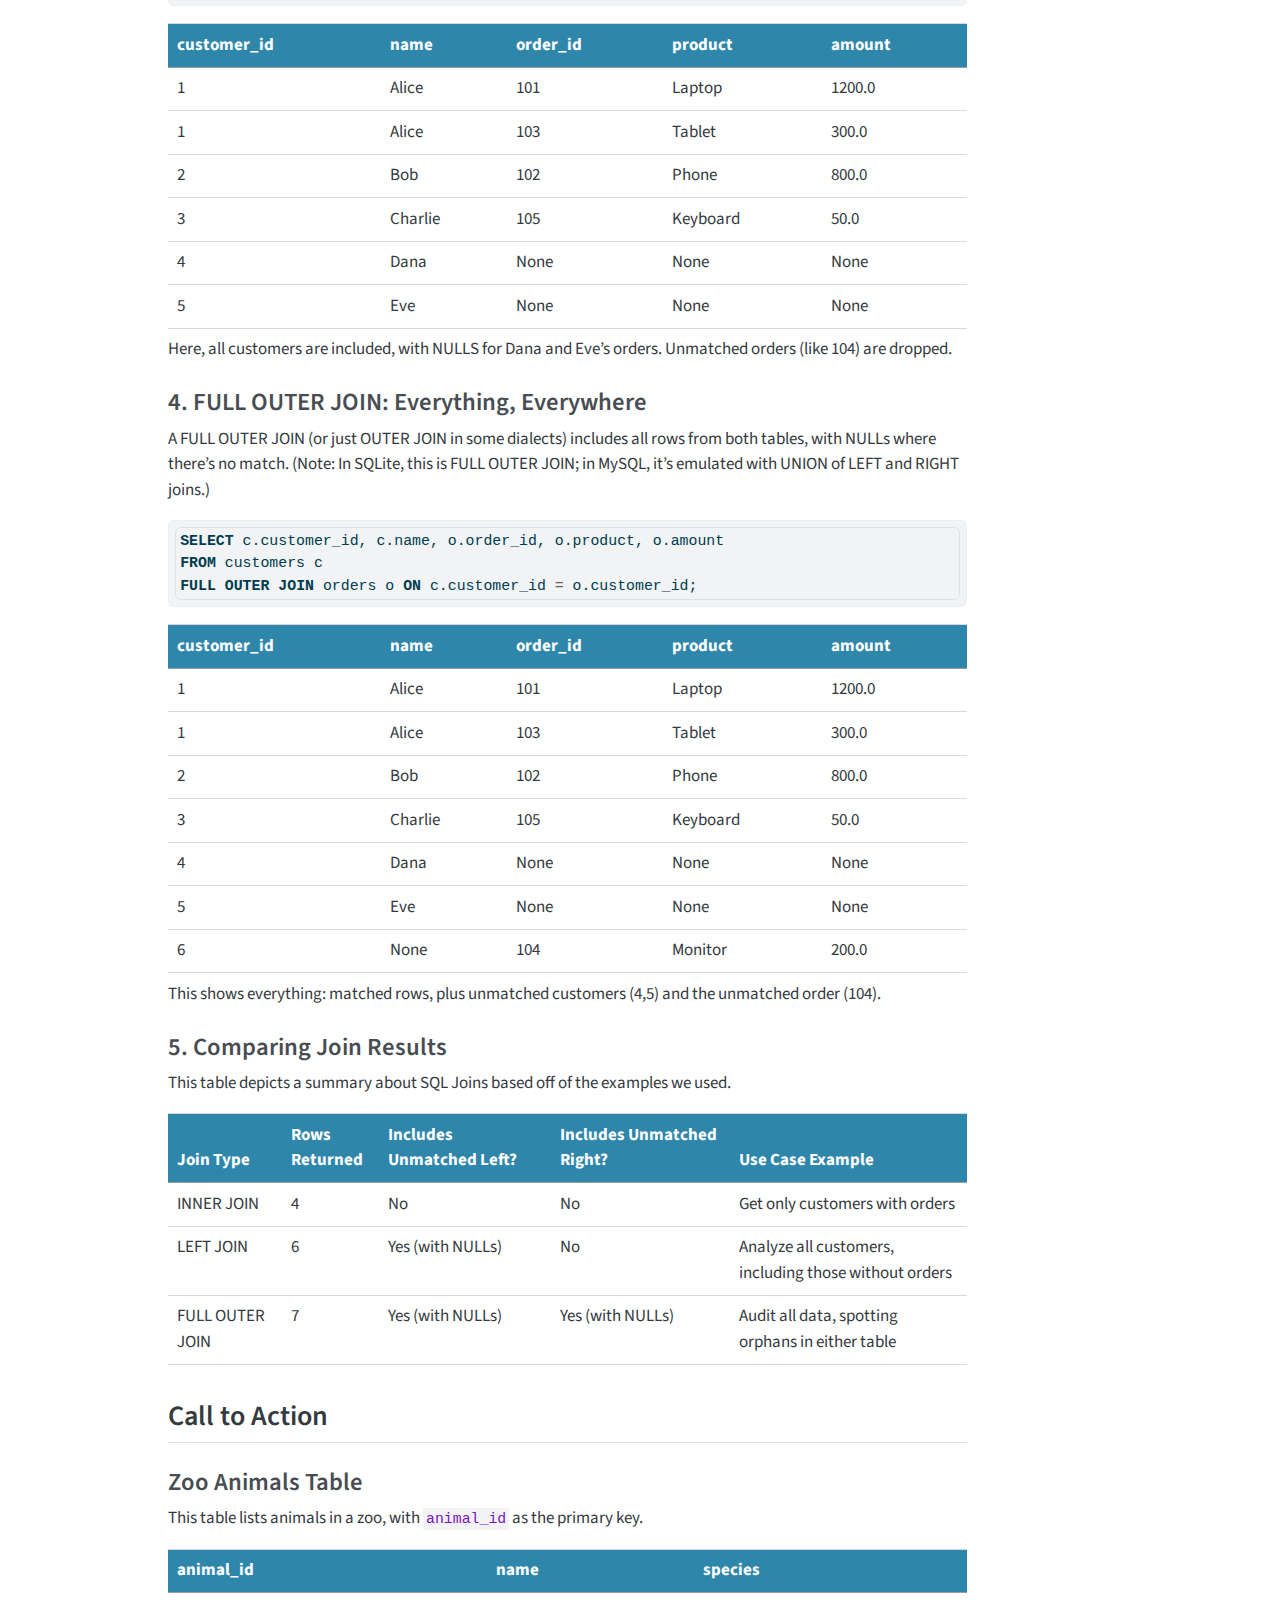
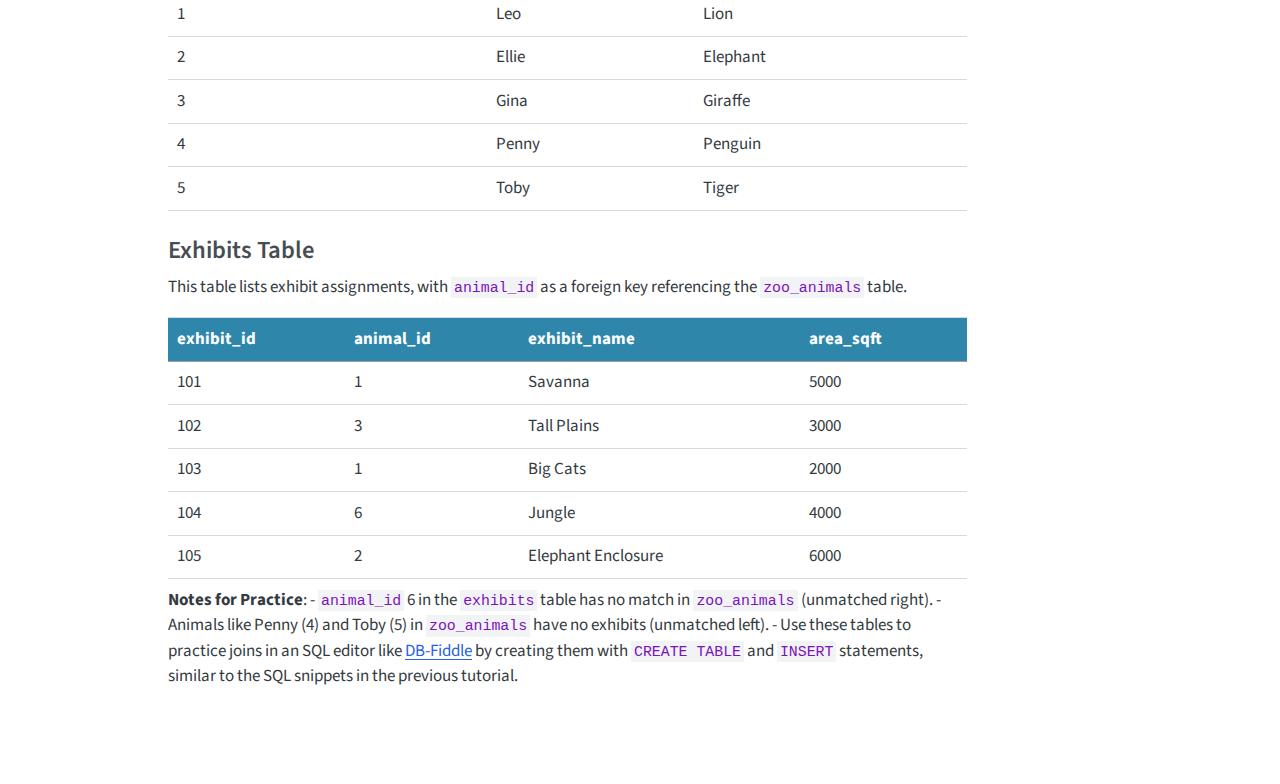
<file: docs/blog.html>
<!DOCTYPE html>
<html xmlns="http://www.w3.org/1999/xhtml" lang="en" xml:lang="en"><head>

<meta charset="utf-8">
<meta name="generator" content="quarto-1.8.24">

<meta name="viewport" content="width=device-width, initial-scale=1.0, user-scalable=yes">


<title>Blog – Jenna Worthen - Data Science Portfolio</title>
<style>
code{white-space: pre-wrap;}
span.smallcaps{font-variant: small-caps;}
div.columns{display: flex; gap: min(4vw, 1.5em);}
div.column{flex: auto; overflow-x: auto;}
div.hanging-indent{margin-left: 1.5em; text-indent: -1.5em;}
ul.task-list{list-style: none;}
ul.task-list li input[type="checkbox"] {
  width: 0.8em;
  margin: 0 0.8em 0.2em -1em; /* quarto-specific, see https://github.com/quarto-dev/quarto-cli/issues/4556 */ 
  vertical-align: middle;
}
/* CSS for syntax highlighting */
html { -webkit-text-size-adjust: 100%; }
pre > code.sourceCode { white-space: pre; position: relative; }
pre > code.sourceCode > span { display: inline-block; line-height: 1.25; }
pre > code.sourceCode > span:empty { height: 1.2em; }
.sourceCode { overflow: visible; }
code.sourceCode > span { color: inherit; text-decoration: inherit; }
div.sourceCode { margin: 1em 0; }
pre.sourceCode { margin: 0; }
@media screen {
div.sourceCode { overflow: auto; }
}
@media print {
pre > code.sourceCode { white-space: pre-wrap; }
pre > code.sourceCode > span { text-indent: -5em; padding-left: 5em; }
}
pre.numberSource code
  { counter-reset: source-line 0; }
pre.numberSource code > span
  { position: relative; left: -4em; counter-increment: source-line; }
pre.numberSource code > span > a:first-child::before
  { content: counter(source-line);
    position: relative; left: -1em; text-align: right; vertical-align: baseline;
    border: none; display: inline-block;
    -webkit-touch-callout: none; -webkit-user-select: none;
    -khtml-user-select: none; -moz-user-select: none;
    -ms-user-select: none; user-select: none;
    padding: 0 4px; width: 4em;
  }
pre.numberSource { margin-left: 3em;  padding-left: 4px; }
div.sourceCode
  {   }
@media screen {
pre > code.sourceCode > span > a:first-child::before { text-decoration: underline; }
}
</style>


<script src="site_libs/quarto-nav/quarto-nav.js"></script>
<script src="site_libs/quarto-nav/headroom.min.js"></script>
<script src="site_libs/clipboard/clipboard.min.js"></script>
<script src="site_libs/quarto-search/autocomplete.umd.js"></script>
<script src="site_libs/quarto-search/fuse.min.js"></script>
<script src="site_libs/quarto-search/quarto-search.js"></script>
<meta name="quarto:offset" content="./">
<script src="site_libs/quarto-html/quarto.js" type="module"></script>
<script src="site_libs/quarto-html/tabsets/tabsets.js" type="module"></script>
<script src="site_libs/quarto-html/axe/axe-check.js" type="module"></script>
<script src="site_libs/quarto-html/popper.min.js"></script>
<script src="site_libs/quarto-html/tippy.umd.min.js"></script>
<script src="site_libs/quarto-html/anchor.min.js"></script>
<link href="site_libs/quarto-html/tippy.css" rel="stylesheet">
<link href="site_libs/quarto-html/quarto-syntax-highlighting-dc55a5b9e770e841cd82e46aadbfb9b0.css" rel="stylesheet" id="quarto-text-highlighting-styles">
<script src="site_libs/bootstrap/bootstrap.min.js"></script>
<link href="site_libs/bootstrap/bootstrap-icons.css" rel="stylesheet">
<link href="site_libs/bootstrap/bootstrap-029b10fc0dc652dab2ec1ac156c1a037.min.css" rel="stylesheet" append-hash="true" id="quarto-bootstrap" data-mode="light">
<script id="quarto-search-options" type="application/json">{
  "location": "navbar",
  "copy-button": false,
  "collapse-after": 3,
  "panel-placement": "end",
  "type": "overlay",
  "limit": 50,
  "keyboard-shortcut": [
    "f",
    "/",
    "s"
  ],
  "show-item-context": false,
  "language": {
    "search-no-results-text": "No results",
    "search-matching-documents-text": "matching documents",
    "search-copy-link-title": "Copy link to search",
    "search-hide-matches-text": "Hide additional matches",
    "search-more-match-text": "more match in this document",
    "search-more-matches-text": "more matches in this document",
    "search-clear-button-title": "Clear",
    "search-text-placeholder": "",
    "search-detached-cancel-button-title": "Cancel",
    "search-submit-button-title": "Submit",
    "search-label": "Search"
  }
}</script>


<link rel="stylesheet" href="styles.css">
</head>

<body class="nav-fixed quarto-light">

<div id="quarto-search-results"></div>
  <header id="quarto-header" class="headroom fixed-top">
    <nav class="navbar navbar-expand-lg " data-bs-theme="dark">
      <div class="navbar-container container-fluid">
      <div class="navbar-brand-container mx-auto">
    <a href="./index.html" class="navbar-brand navbar-brand-logo">
    </a>
    <a class="navbar-brand" href="./index.html">
    <span class="navbar-title">Jenna Worthen - Data Science Portfolio</span>
    </a>
  </div>
            <div id="quarto-search" class="" title="Search"></div>
          <button class="navbar-toggler" type="button" data-bs-toggle="collapse" data-bs-target="#navbarCollapse" aria-controls="navbarCollapse" role="menu" aria-expanded="false" aria-label="Toggle navigation" onclick="if (window.quartoToggleHeadroom) { window.quartoToggleHeadroom(); }">
  <span class="navbar-toggler-icon"></span>
</button>
          <div class="collapse navbar-collapse" id="navbarCollapse">
            <ul class="navbar-nav navbar-nav-scroll me-auto">
  <li class="nav-item">
    <a class="nav-link" href="./index.html"> 
<span class="menu-text">Home</span></a>
  </li>  
  <li class="nav-item">
    <a class="nav-link" href="./about.html"> 
<span class="menu-text">About Me</span></a>
  </li>  
  <li class="nav-item">
    <a class="nav-link active" href="./blog.html" aria-current="page"> 
<span class="menu-text">Blog</span></a>
  </li>  
  <li class="nav-item dropdown ">
    <a class="nav-link dropdown-toggle" href="#" id="nav-menu-projects" role="link" data-bs-toggle="dropdown" aria-expanded="false">
 <span class="menu-text">Projects</span>
    </a>
    <ul class="dropdown-menu" aria-labelledby="nav-menu-projects">    
        <li>
    <a class="dropdown-item" href="./projects/index.html">
 <span class="dropdown-text">All Projects</span></a>
  </li>  
        <li><hr class="dropdown-divider"></li>
        <li>
    <a class="dropdown-item" href="./projects/eda.html">
 <span class="dropdown-text">Exploratory Data Analysis</span></a>
  </li>  
        <li>
    <a class="dropdown-item" href="./projects/data-acquisition.html">
 <span class="dropdown-text">Data Acquisition</span></a>
  </li>  
        <li>
    <a class="dropdown-item" href="./projects/final-project.html">
 <span class="dropdown-text">Final Project</span></a>
  </li>  
    </ul>
  </li>
</ul>
            <ul class="navbar-nav navbar-nav-scroll ms-auto">
  <li class="nav-item compact">
    <a class="nav-link" href="https://github.com/cottonjenn"> <i class="bi bi-github" role="img">
</i> 
<span class="menu-text"></span></a>
  </li>  
  <li class="nav-item compact">
    <a class="nav-link" href="https://www.linkedin.com/in/jenna-worthen-b9a8b2299/"> <i class="bi bi-linkedin" role="img">
</i> 
<span class="menu-text"></span></a>
  </li>  
</ul>
          </div> <!-- /navcollapse -->
            <div class="quarto-navbar-tools">
</div>
      </div> <!-- /container-fluid -->
    </nav>
</header>
<!-- content -->
<div id="quarto-content" class="quarto-container page-columns page-rows-contents page-layout-article page-navbar">
<!-- sidebar -->
<!-- margin-sidebar -->
    <div id="quarto-margin-sidebar" class="sidebar margin-sidebar">
        <nav id="TOC" role="doc-toc" class="toc-active">
    <h2 id="toc-title">On this page</h2>
   
  <ul>
  <li><a href="#sql-joins-demystified-inner-left-and-outer-in-action" id="toc-sql-joins-demystified-inner-left-and-outer-in-action" class="nav-link active" data-scroll-target="#sql-joins-demystified-inner-left-and-outer-in-action">SQL Joins Demystified: INNER, LEFT, and OUTER in Action</a>
  <ul class="collapse">
  <li><a href="#problem-statement" id="toc-problem-statement" class="nav-link" data-scroll-target="#problem-statement">Problem Statement</a></li>
  <li><a href="#key-stepssections" id="toc-key-stepssections" class="nav-link" data-scroll-target="#key-stepssections">Key Steps/Sections</a>
  <ul class="collapse">
  <li><a href="#sql-reminders" id="toc-sql-reminders" class="nav-link" data-scroll-target="#sql-reminders">0. SQL Reminders</a></li>
  <li><a href="#setup-two-simple-tables" id="toc-setup-two-simple-tables" class="nav-link" data-scroll-target="#setup-two-simple-tables">1. Setup: Two Simple Tables</a></li>
  <li><a href="#inner-join-matching-only" id="toc-inner-join-matching-only" class="nav-link" data-scroll-target="#inner-join-matching-only">2. INNER JOIN: Matching Only</a></li>
  <li><a href="#left-join-keep-all-from-left" id="toc-left-join-keep-all-from-left" class="nav-link" data-scroll-target="#left-join-keep-all-from-left">3. LEFT JOIN: Keep All from Left</a></li>
  <li><a href="#full-outer-join-everything-everywhere" id="toc-full-outer-join-everything-everywhere" class="nav-link" data-scroll-target="#full-outer-join-everything-everywhere">4. FULL OUTER JOIN: Everything, Everywhere</a></li>
  <li><a href="#comparing-join-results" id="toc-comparing-join-results" class="nav-link" data-scroll-target="#comparing-join-results">5. Comparing Join Results</a></li>
  </ul></li>
  <li><a href="#call-to-action" id="toc-call-to-action" class="nav-link" data-scroll-target="#call-to-action">Call to Action</a>
  <ul class="collapse">
  <li><a href="#zoo-animals-table" id="toc-zoo-animals-table" class="nav-link" data-scroll-target="#zoo-animals-table">Zoo Animals Table</a></li>
  <li><a href="#exhibits-table" id="toc-exhibits-table" class="nav-link" data-scroll-target="#exhibits-table">Exhibits Table</a></li>
  </ul></li>
  </ul></li>
  </ul>
</nav>
    </div>
<!-- main -->
<main class="content" id="quarto-document-content">

<header id="title-block-header" class="quarto-title-block default">
<div class="quarto-title">
<div class="quarto-title-block"><div><h1 class="title">Blog</h1><button type="button" class="btn code-tools-button" id="quarto-code-tools-source"><i class="bi"></i> Code</button></div></div>
</div>



<div class="quarto-title-meta">

    
  
    
  </div>
  


</header>


<div class="quarto-figure quarto-figure-center">
<figure class="figure">
<p><img src="sql image.jpg" class="img-fluid figure-img"></p>
<figcaption>SQL Diagram</figcaption>
</figure>
</div>
<p><em>Here is a graphic representation of SQL Join (focusing on INNER, LEFT, and (FULL OUTER types)). The inner join can be understood by the top left visual where 2 venn diagrams overlap (this is where the 2 tables are similar). Left join is keeping the left circle and where the 2 overlap (left table and where they are similar). Then the full (or outer) join is including everything in the diagram while also inserting “NA” or “None” where data is missing because of the join.</em></p>
<section id="sql-joins-demystified-inner-left-and-outer-in-action" class="level1">
<h1>SQL Joins Demystified: INNER, LEFT, and OUTER in Action</h1>
<section id="problem-statement" class="level2">
<h2 class="anchored" data-anchor-id="problem-statement">Problem Statement</h2>
<p>In data science, combining data from multiple tables is common, but choosing the wrong SQL join can lead to incomplete or misleading results. This tutorial helps students understand how INNER, LEFT, and FULL OUTER joins affect outcomes when merging tables (e.g., customers and orders), and guides on selecting the right join for analysis tasks.</p>
</section>
<section id="key-stepssections" class="level2">
<h2 class="anchored" data-anchor-id="key-stepssections">Key Steps/Sections</h2>
<section id="sql-reminders" class="level3">
<h3 class="anchored" data-anchor-id="sql-reminders">0. SQL Reminders</h3>
<ul>
<li><strong><code>SELECT</code></strong>: Specifies the columns you want to retrieve from your tables. For example, to get an animal’s name and species, you’d write <code>SELECT name, species</code>. In joins, you’ll often select columns from multiple tables, so clarity is key.</li>
<li><strong><code>FROM</code></strong>: Indicates the table(s) you’re querying. In a join, you’ll list multiple tables here, like <code>FROM zoo_animals, exhibits</code>, but we use <code>JOIN</code> to link them properly.</li>
<li><strong><code>ON</code></strong>: Defines the condition for matching rows between tables in a join. For example, <code>ON zoo_animals.animal_id = exhibits.animal_id</code> links the tables using the <code>animal_id</code> column. This is the <em>glue</em> that makes joins work.</li>
<li><strong><code>tableinitial.columnname</code></strong>: When working with multiple tables, column names might overlap (e.g., both tables could have an <code>id</code> column). To avoid ambiguity, use the table’s alias or name followed by a dot, like <code>zoo_animals.animal_id</code> or <code>exhibits.exhibit_name</code>. Aliases (e.g., <code>zoo_animals AS z</code>) make this shorter: <code>z.animal_id</code>. This is <em>critical</em> for clear, error-free queries.</li>
<li><strong><code>;</code> (semicolon)</strong>: Always end your SQL statements with a semicolon. It tells the database your query is complete, like a period in a sentence. Forgetting it can cause errors in some SQL systems (e.g., PostgreSQL), though SQLite is more forgiving.</li>
</ul>
</section>
<section id="setup-two-simple-tables" class="level3">
<h3 class="anchored" data-anchor-id="setup-two-simple-tables">1. Setup: Two Simple Tables</h3>
<p>Let’s start with two basic tables to illustrate joins. Imagine we have a customers table (with customer details) and an orders table (with purchase records). We’ll use a primary key (<code>customer_id</code>) in customers that acts as a foreign key in orders. For this static tutorial, we’ll define the tables directly as Markdown tables below. In a real SQL environment (like SQLite, MySQL, or PostgreSQL), you would create these tables using CREATE TABLE and INSERT statements.</p>
<p><strong>Customers Table:</strong></p>
<table class="caption-top table">
<thead>
<tr class="header">
<th>customer_id</th>
<th>name</th>
<th>email</th>
</tr>
</thead>
<tbody>
<tr class="odd">
<td>1</td>
<td>Alice</td>
<td>alice@email.com</td>
</tr>
<tr class="even">
<td>2</td>
<td>Bob</td>
<td>bob@email.com</td>
</tr>
<tr class="odd">
<td>3</td>
<td>Charlie</td>
<td>charlie@email.com</td>
</tr>
<tr class="even">
<td>4</td>
<td>Dana</td>
<td>dana@email.com</td>
</tr>
<tr class="odd">
<td>5</td>
<td>Eve</td>
<td>eve@email.com</td>
</tr>
</tbody>
</table>
<p><strong>Orders Table:</strong></p>
<table class="caption-top table">
<thead>
<tr class="header">
<th>order_id</th>
<th>customer_id</th>
<th>product</th>
<th>amount</th>
</tr>
</thead>
<tbody>
<tr class="odd">
<td>101</td>
<td>1</td>
<td>Laptop</td>
<td>1200.0</td>
</tr>
<tr class="even">
<td>102</td>
<td>2</td>
<td>Phone</td>
<td>800.0</td>
</tr>
<tr class="odd">
<td>103</td>
<td>1</td>
<td>Tablet</td>
<td>300.0</td>
</tr>
<tr class="even">
<td>104</td>
<td>6</td>
<td>Monitor</td>
<td>200.0</td>
</tr>
<tr class="odd">
<td>105</td>
<td>3</td>
<td>Keyboard</td>
<td>50.0</td>
</tr>
</tbody>
</table>
</section>
<section id="inner-join-matching-only" class="level3">
<h3 class="anchored" data-anchor-id="inner-join-matching-only">2. INNER JOIN: Matching Only</h3>
<p>An INNER JOIN returns only rows where there’s a match in both tables based on the join condition (e.g., <code>customer_id</code>).</p>
<div class="code-copy-outer-scaffold"><div class="sourceCode" id="cb1"><pre class="sourceCode sql code-with-copy"><code class="sourceCode sql"><span id="cb1-1"><a href="#cb1-1" aria-hidden="true" tabindex="-1"></a><span class="kw">SELECT</span> c.customer_id, c.name, o.order_id, o.product, o.amount</span>
<span id="cb1-2"><a href="#cb1-2" aria-hidden="true" tabindex="-1"></a><span class="kw">FROM</span> customers c</span>
<span id="cb1-3"><a href="#cb1-3" aria-hidden="true" tabindex="-1"></a><span class="kw">INNER</span> <span class="kw">JOIN</span> orders o <span class="kw">ON</span> c.customer_id <span class="op">=</span> o.customer_id;</span></code></pre></div><button title="Copy to Clipboard" class="code-copy-button"><i class="bi"></i></button></div>
<p><strong>Expected Result:</strong></p>
<table class="caption-top table">
<thead>
<tr class="header">
<th>customer_id</th>
<th>name</th>
<th>order_id</th>
<th>product</th>
<th>amount</th>
</tr>
</thead>
<tbody>
<tr class="odd">
<td>1</td>
<td>Alice</td>
<td>101</td>
<td>Laptop</td>
<td>1200.0</td>
</tr>
<tr class="even">
<td>1</td>
<td>Alice</td>
<td>103</td>
<td>Tablet</td>
<td>300.0</td>
</tr>
<tr class="odd">
<td>2</td>
<td>Bob</td>
<td>102</td>
<td>Phone</td>
<td>800.0</td>
</tr>
<tr class="even">
<td>3</td>
<td>Charlie</td>
<td>105</td>
<td>Keyboard</td>
<td>50.0</td>
</tr>
</tbody>
</table>
<p>Notice: Only matched customers (1,2,3) appear; Dana (4), Eve (5), and the unmatched order (104 for customer 6) are excluded.</p>
</section>
<section id="left-join-keep-all-from-left" class="level3">
<h3 class="anchored" data-anchor-id="left-join-keep-all-from-left">3. LEFT JOIN: Keep All from Left</h3>
<p>A LEFT JOIN keeps all rows from the left table (<code>customers</code>), with matching rows from the right (<code>orders</code>). Unmatched right-side columns get NULL.</p>
<div class="code-copy-outer-scaffold"><div class="sourceCode" id="cb2"><pre class="sourceCode sql code-with-copy"><code class="sourceCode sql"><span id="cb2-1"><a href="#cb2-1" aria-hidden="true" tabindex="-1"></a><span class="kw">SELECT</span> c.customer_id, c.name, o.order_id, o.product, o.amount</span>
<span id="cb2-2"><a href="#cb2-2" aria-hidden="true" tabindex="-1"></a><span class="kw">FROM</span> customers c</span>
<span id="cb2-3"><a href="#cb2-3" aria-hidden="true" tabindex="-1"></a><span class="kw">LEFT</span> <span class="kw">JOIN</span> orders o <span class="kw">ON</span> c.customer_id <span class="op">=</span> o.customer_id;</span></code></pre></div><button title="Copy to Clipboard" class="code-copy-button"><i class="bi"></i></button></div>
<table class="caption-top table">
<thead>
<tr class="header">
<th>customer_id</th>
<th>name</th>
<th>order_id</th>
<th>product</th>
<th>amount</th>
</tr>
</thead>
<tbody>
<tr class="odd">
<td>1</td>
<td>Alice</td>
<td>101</td>
<td>Laptop</td>
<td>1200.0</td>
</tr>
<tr class="even">
<td>1</td>
<td>Alice</td>
<td>103</td>
<td>Tablet</td>
<td>300.0</td>
</tr>
<tr class="odd">
<td>2</td>
<td>Bob</td>
<td>102</td>
<td>Phone</td>
<td>800.0</td>
</tr>
<tr class="even">
<td>3</td>
<td>Charlie</td>
<td>105</td>
<td>Keyboard</td>
<td>50.0</td>
</tr>
<tr class="odd">
<td>4</td>
<td>Dana</td>
<td>None</td>
<td>None</td>
<td>None</td>
</tr>
<tr class="even">
<td>5</td>
<td>Eve</td>
<td>None</td>
<td>None</td>
<td>None</td>
</tr>
</tbody>
</table>
<p>Here, all customers are included, with NULLS for Dana and Eve’s orders. Unmatched orders (like 104) are dropped.</p>
</section>
<section id="full-outer-join-everything-everywhere" class="level3">
<h3 class="anchored" data-anchor-id="full-outer-join-everything-everywhere">4. FULL OUTER JOIN: Everything, Everywhere</h3>
<p>A FULL OUTER JOIN (or just OUTER JOIN in some dialects) includes all rows from both tables, with NULLs where there’s no match. (Note: In SQLite, this is FULL OUTER JOIN; in MySQL, it’s emulated with UNION of LEFT and RIGHT joins.)</p>
<div class="code-copy-outer-scaffold"><div class="sourceCode" id="cb3"><pre class="sourceCode sql code-with-copy"><code class="sourceCode sql"><span id="cb3-1"><a href="#cb3-1" aria-hidden="true" tabindex="-1"></a><span class="kw">SELECT</span> c.customer_id, c.name, o.order_id, o.product, o.amount</span>
<span id="cb3-2"><a href="#cb3-2" aria-hidden="true" tabindex="-1"></a><span class="kw">FROM</span> customers c</span>
<span id="cb3-3"><a href="#cb3-3" aria-hidden="true" tabindex="-1"></a><span class="kw">FULL</span> <span class="kw">OUTER</span> <span class="kw">JOIN</span> orders o <span class="kw">ON</span> c.customer_id <span class="op">=</span> o.customer_id;</span></code></pre></div><button title="Copy to Clipboard" class="code-copy-button"><i class="bi"></i></button></div>
<table class="caption-top table">
<thead>
<tr class="header">
<th>customer_id</th>
<th>name</th>
<th>order_id</th>
<th>product</th>
<th>amount</th>
</tr>
</thead>
<tbody>
<tr class="odd">
<td>1</td>
<td>Alice</td>
<td>101</td>
<td>Laptop</td>
<td>1200.0</td>
</tr>
<tr class="even">
<td>1</td>
<td>Alice</td>
<td>103</td>
<td>Tablet</td>
<td>300.0</td>
</tr>
<tr class="odd">
<td>2</td>
<td>Bob</td>
<td>102</td>
<td>Phone</td>
<td>800.0</td>
</tr>
<tr class="even">
<td>3</td>
<td>Charlie</td>
<td>105</td>
<td>Keyboard</td>
<td>50.0</td>
</tr>
<tr class="odd">
<td>4</td>
<td>Dana</td>
<td>None</td>
<td>None</td>
<td>None</td>
</tr>
<tr class="even">
<td>5</td>
<td>Eve</td>
<td>None</td>
<td>None</td>
<td>None</td>
</tr>
<tr class="odd">
<td>6</td>
<td>None</td>
<td>104</td>
<td>Monitor</td>
<td>200.0</td>
</tr>
</tbody>
</table>
<p>This shows everything: matched rows, plus unmatched customers (4,5) and the unmatched order (104).</p>
</section>
<section id="comparing-join-results" class="level3">
<h3 class="anchored" data-anchor-id="comparing-join-results">5. Comparing Join Results</h3>
<p>This table depicts a summary about SQL Joins based off of the examples we used.</p>
<table class="caption-top table">
<colgroup>
<col style="width: 14%">
<col style="width: 12%">
<col style="width: 21%">
<col style="width: 22%">
<col style="width: 29%">
</colgroup>
<thead>
<tr class="header">
<th>Join Type</th>
<th>Rows Returned</th>
<th>Includes Unmatched Left?</th>
<th>Includes Unmatched Right?</th>
<th>Use Case Example</th>
</tr>
</thead>
<tbody>
<tr class="odd">
<td>INNER JOIN</td>
<td>4</td>
<td>No</td>
<td>No</td>
<td>Get only customers with orders</td>
</tr>
<tr class="even">
<td>LEFT JOIN</td>
<td>6</td>
<td>Yes (with NULLs)</td>
<td>No</td>
<td>Analyze all customers, including those without orders</td>
</tr>
<tr class="odd">
<td>FULL OUTER JOIN</td>
<td>7</td>
<td>Yes (with NULLs)</td>
<td>Yes (with NULLs)</td>
<td>Audit all data, spotting orphans in either table</td>
</tr>
</tbody>
</table>
</section>
</section>
<section id="call-to-action" class="level2">
<h2 class="anchored" data-anchor-id="call-to-action">Call to Action</h2>
<section id="zoo-animals-table" class="level3">
<h3 class="anchored" data-anchor-id="zoo-animals-table">Zoo Animals Table</h3>
<p>This table lists animals in a zoo, with <code>animal_id</code> as the primary key.</p>
<table class="caption-top table">
<thead>
<tr class="header">
<th>animal_id</th>
<th>name</th>
<th>species</th>
</tr>
</thead>
<tbody>
<tr class="odd">
<td>1</td>
<td>Leo</td>
<td>Lion</td>
</tr>
<tr class="even">
<td>2</td>
<td>Ellie</td>
<td>Elephant</td>
</tr>
<tr class="odd">
<td>3</td>
<td>Gina</td>
<td>Giraffe</td>
</tr>
<tr class="even">
<td>4</td>
<td>Penny</td>
<td>Penguin</td>
</tr>
<tr class="odd">
<td>5</td>
<td>Toby</td>
<td>Tiger</td>
</tr>
</tbody>
</table>
</section>
<section id="exhibits-table" class="level3">
<h3 class="anchored" data-anchor-id="exhibits-table">Exhibits Table</h3>
<p>This table lists exhibit assignments, with <code>animal_id</code> as a foreign key referencing the <code>zoo_animals</code> table.</p>
<table class="caption-top table">
<thead>
<tr class="header">
<th>exhibit_id</th>
<th>animal_id</th>
<th>exhibit_name</th>
<th>area_sqft</th>
</tr>
</thead>
<tbody>
<tr class="odd">
<td>101</td>
<td>1</td>
<td>Savanna</td>
<td>5000</td>
</tr>
<tr class="even">
<td>102</td>
<td>3</td>
<td>Tall Plains</td>
<td>3000</td>
</tr>
<tr class="odd">
<td>103</td>
<td>1</td>
<td>Big Cats</td>
<td>2000</td>
</tr>
<tr class="even">
<td>104</td>
<td>6</td>
<td>Jungle</td>
<td>4000</td>
</tr>
<tr class="odd">
<td>105</td>
<td>2</td>
<td>Elephant Enclosure</td>
<td>6000</td>
</tr>
</tbody>
</table>
<p><strong>Notes for Practice</strong>: - <code>animal_id</code> 6 in the <code>exhibits</code> table has no match in <code>zoo_animals</code> (unmatched right). - Animals like Penny (4) and Toby (5) in <code>zoo_animals</code> have no exhibits (unmatched left). - Use these tables to practice joins in an SQL editor like <a href="https://www.db-fiddle.com/">DB-Fiddle</a> by creating them with <code>CREATE TABLE</code> and <code>INSERT</code> statements, similar to the SQL snippets in the previous tutorial.</p>


<!-- -->

</section>
</section>
</section>

</main> <!-- /main -->
<script id="quarto-html-after-body" type="application/javascript">
  window.document.addEventListener("DOMContentLoaded", function (event) {
    const icon = "";
    const anchorJS = new window.AnchorJS();
    anchorJS.options = {
      placement: 'right',
      icon: icon
    };
    anchorJS.add('.anchored');
    const isCodeAnnotation = (el) => {
      for (const clz of el.classList) {
        if (clz.startsWith('code-annotation-')) {                     
          return true;
        }
      }
      return false;
    }
    const onCopySuccess = function(e) {
      // button target
      const button = e.trigger;
      // don't keep focus
      button.blur();
      // flash "checked"
      button.classList.add('code-copy-button-checked');
      var currentTitle = button.getAttribute("title");
      button.setAttribute("title", "Copied!");
      let tooltip;
      if (window.bootstrap) {
        button.setAttribute("data-bs-toggle", "tooltip");
        button.setAttribute("data-bs-placement", "left");
        button.setAttribute("data-bs-title", "Copied!");
        tooltip = new bootstrap.Tooltip(button, 
          { trigger: "manual", 
            customClass: "code-copy-button-tooltip",
            offset: [0, -8]});
        tooltip.show();    
      }
      setTimeout(function() {
        if (tooltip) {
          tooltip.hide();
          button.removeAttribute("data-bs-title");
          button.removeAttribute("data-bs-toggle");
          button.removeAttribute("data-bs-placement");
        }
        button.setAttribute("title", currentTitle);
        button.classList.remove('code-copy-button-checked');
      }, 1000);
      // clear code selection
      e.clearSelection();
    }
    const getTextToCopy = function(trigger) {
      const outerScaffold = trigger.parentElement.cloneNode(true);
      const codeEl = outerScaffold.querySelector('code');
      for (const childEl of codeEl.children) {
        if (isCodeAnnotation(childEl)) {
          childEl.remove();
        }
      }
      return codeEl.innerText;
    }
    const clipboard = new window.ClipboardJS('.code-copy-button:not([data-in-quarto-modal])', {
      text: getTextToCopy
    });
    clipboard.on('success', onCopySuccess);
    if (window.document.getElementById('quarto-embedded-source-code-modal')) {
      const clipboardModal = new window.ClipboardJS('.code-copy-button[data-in-quarto-modal]', {
        text: getTextToCopy,
        container: window.document.getElementById('quarto-embedded-source-code-modal')
      });
      clipboardModal.on('success', onCopySuccess);
    }
    const viewSource = window.document.getElementById('quarto-view-source') ||
                       window.document.getElementById('quarto-code-tools-source');
    if (viewSource) {
      const sourceUrl = viewSource.getAttribute("data-quarto-source-url");
      viewSource.addEventListener("click", function(e) {
        if (sourceUrl) {
          // rstudio viewer pane
          if (/\bcapabilities=\b/.test(window.location)) {
            window.open(sourceUrl);
          } else {
            window.location.href = sourceUrl;
          }
        } else {
          const modal = new bootstrap.Modal(document.getElementById('quarto-embedded-source-code-modal'));
          modal.show();
        }
        return false;
      });
    }
    function toggleCodeHandler(show) {
      return function(e) {
        const detailsSrc = window.document.querySelectorAll(".cell > details > .sourceCode");
        for (let i=0; i<detailsSrc.length; i++) {
          const details = detailsSrc[i].parentElement;
          if (show) {
            details.open = true;
          } else {
            details.removeAttribute("open");
          }
        }
        const cellCodeDivs = window.document.querySelectorAll(".cell > .sourceCode");
        const fromCls = show ? "hidden" : "unhidden";
        const toCls = show ? "unhidden" : "hidden";
        for (let i=0; i<cellCodeDivs.length; i++) {
          const codeDiv = cellCodeDivs[i];
          if (codeDiv.classList.contains(fromCls)) {
            codeDiv.classList.remove(fromCls);
            codeDiv.classList.add(toCls);
          } 
        }
        return false;
      }
    }
    const hideAllCode = window.document.getElementById("quarto-hide-all-code");
    if (hideAllCode) {
      hideAllCode.addEventListener("click", toggleCodeHandler(false));
    }
    const showAllCode = window.document.getElementById("quarto-show-all-code");
    if (showAllCode) {
      showAllCode.addEventListener("click", toggleCodeHandler(true));
    }
      var localhostRegex = new RegExp(/^(?:http|https):\/\/localhost\:?[0-9]*\//);
      var mailtoRegex = new RegExp(/^mailto:/);
        var filterRegex = new RegExp('/' + window.location.host + '/');
      var isInternal = (href) => {
          return filterRegex.test(href) || localhostRegex.test(href) || mailtoRegex.test(href);
      }
      // Inspect non-navigation links and adorn them if external
     var links = window.document.querySelectorAll('a[href]:not(.nav-link):not(.navbar-brand):not(.toc-action):not(.sidebar-link):not(.sidebar-item-toggle):not(.pagination-link):not(.no-external):not([aria-hidden]):not(.dropdown-item):not(.quarto-navigation-tool):not(.about-link)');
      for (var i=0; i<links.length; i++) {
        const link = links[i];
        if (!isInternal(link.href)) {
          // undo the damage that might have been done by quarto-nav.js in the case of
          // links that we want to consider external
          if (link.dataset.originalHref !== undefined) {
            link.href = link.dataset.originalHref;
          }
        }
      }
    function tippyHover(el, contentFn, onTriggerFn, onUntriggerFn) {
      const config = {
        allowHTML: true,
        maxWidth: 500,
        delay: 100,
        arrow: false,
        appendTo: function(el) {
            return el.parentElement;
        },
        interactive: true,
        interactiveBorder: 10,
        theme: 'quarto',
        placement: 'bottom-start',
      };
      if (contentFn) {
        config.content = contentFn;
      }
      if (onTriggerFn) {
        config.onTrigger = onTriggerFn;
      }
      if (onUntriggerFn) {
        config.onUntrigger = onUntriggerFn;
      }
      window.tippy(el, config); 
    }
    const noterefs = window.document.querySelectorAll('a[role="doc-noteref"]');
    for (var i=0; i<noterefs.length; i++) {
      const ref = noterefs[i];
      tippyHover(ref, function() {
        // use id or data attribute instead here
        let href = ref.getAttribute('data-footnote-href') || ref.getAttribute('href');
        try { href = new URL(href).hash; } catch {}
        const id = href.replace(/^#\/?/, "");
        const note = window.document.getElementById(id);
        if (note) {
          return note.innerHTML;
        } else {
          return "";
        }
      });
    }
    const xrefs = window.document.querySelectorAll('a.quarto-xref');
    const processXRef = (id, note) => {
      // Strip column container classes
      const stripColumnClz = (el) => {
        el.classList.remove("page-full", "page-columns");
        if (el.children) {
          for (const child of el.children) {
            stripColumnClz(child);
          }
        }
      }
      stripColumnClz(note)
      if (id === null || id.startsWith('sec-')) {
        // Special case sections, only their first couple elements
        const container = document.createElement("div");
        if (note.children && note.children.length > 2) {
          container.appendChild(note.children[0].cloneNode(true));
          for (let i = 1; i < note.children.length; i++) {
            const child = note.children[i];
            if (child.tagName === "P" && child.innerText === "") {
              continue;
            } else {
              container.appendChild(child.cloneNode(true));
              break;
            }
          }
          if (window.Quarto?.typesetMath) {
            window.Quarto.typesetMath(container);
          }
          return container.innerHTML
        } else {
          if (window.Quarto?.typesetMath) {
            window.Quarto.typesetMath(note);
          }
          return note.innerHTML;
        }
      } else {
        // Remove any anchor links if they are present
        const anchorLink = note.querySelector('a.anchorjs-link');
        if (anchorLink) {
          anchorLink.remove();
        }
        if (window.Quarto?.typesetMath) {
          window.Quarto.typesetMath(note);
        }
        if (note.classList.contains("callout")) {
          return note.outerHTML;
        } else {
          return note.innerHTML;
        }
      }
    }
    for (var i=0; i<xrefs.length; i++) {
      const xref = xrefs[i];
      tippyHover(xref, undefined, function(instance) {
        instance.disable();
        let url = xref.getAttribute('href');
        let hash = undefined; 
        if (url.startsWith('#')) {
          hash = url;
        } else {
          try { hash = new URL(url).hash; } catch {}
        }
        if (hash) {
          const id = hash.replace(/^#\/?/, "");
          const note = window.document.getElementById(id);
          if (note !== null) {
            try {
              const html = processXRef(id, note.cloneNode(true));
              instance.setContent(html);
            } finally {
              instance.enable();
              instance.show();
            }
          } else {
            // See if we can fetch this
            fetch(url.split('#')[0])
            .then(res => res.text())
            .then(html => {
              const parser = new DOMParser();
              const htmlDoc = parser.parseFromString(html, "text/html");
              const note = htmlDoc.getElementById(id);
              if (note !== null) {
                const html = processXRef(id, note);
                instance.setContent(html);
              } 
            }).finally(() => {
              instance.enable();
              instance.show();
            });
          }
        } else {
          // See if we can fetch a full url (with no hash to target)
          // This is a special case and we should probably do some content thinning / targeting
          fetch(url)
          .then(res => res.text())
          .then(html => {
            const parser = new DOMParser();
            const htmlDoc = parser.parseFromString(html, "text/html");
            const note = htmlDoc.querySelector('main.content');
            if (note !== null) {
              // This should only happen for chapter cross references
              // (since there is no id in the URL)
              // remove the first header
              if (note.children.length > 0 && note.children[0].tagName === "HEADER") {
                note.children[0].remove();
              }
              const html = processXRef(null, note);
              instance.setContent(html);
            } 
          }).finally(() => {
            instance.enable();
            instance.show();
          });
        }
      }, function(instance) {
      });
    }
        let selectedAnnoteEl;
        const selectorForAnnotation = ( cell, annotation) => {
          let cellAttr = 'data-code-cell="' + cell + '"';
          let lineAttr = 'data-code-annotation="' +  annotation + '"';
          const selector = 'span[' + cellAttr + '][' + lineAttr + ']';
          return selector;
        }
        const selectCodeLines = (annoteEl) => {
          const doc = window.document;
          const targetCell = annoteEl.getAttribute("data-target-cell");
          const targetAnnotation = annoteEl.getAttribute("data-target-annotation");
          const annoteSpan = window.document.querySelector(selectorForAnnotation(targetCell, targetAnnotation));
          const lines = annoteSpan.getAttribute("data-code-lines").split(",");
          const lineIds = lines.map((line) => {
            return targetCell + "-" + line;
          })
          let top = null;
          let height = null;
          let parent = null;
          if (lineIds.length > 0) {
              //compute the position of the single el (top and bottom and make a div)
              const el = window.document.getElementById(lineIds[0]);
              top = el.offsetTop;
              height = el.offsetHeight;
              parent = el.parentElement.parentElement;
            if (lineIds.length > 1) {
              const lastEl = window.document.getElementById(lineIds[lineIds.length - 1]);
              const bottom = lastEl.offsetTop + lastEl.offsetHeight;
              height = bottom - top;
            }
            if (top !== null && height !== null && parent !== null) {
              // cook up a div (if necessary) and position it 
              let div = window.document.getElementById("code-annotation-line-highlight");
              if (div === null) {
                div = window.document.createElement("div");
                div.setAttribute("id", "code-annotation-line-highlight");
                div.style.position = 'absolute';
                parent.appendChild(div);
              }
              div.style.top = top - 2 + "px";
              div.style.height = height + 4 + "px";
              div.style.left = 0;
              let gutterDiv = window.document.getElementById("code-annotation-line-highlight-gutter");
              if (gutterDiv === null) {
                gutterDiv = window.document.createElement("div");
                gutterDiv.setAttribute("id", "code-annotation-line-highlight-gutter");
                gutterDiv.style.position = 'absolute';
                const codeCell = window.document.getElementById(targetCell);
                const gutter = codeCell.querySelector('.code-annotation-gutter');
                gutter.appendChild(gutterDiv);
              }
              gutterDiv.style.top = top - 2 + "px";
              gutterDiv.style.height = height + 4 + "px";
            }
            selectedAnnoteEl = annoteEl;
          }
        };
        const unselectCodeLines = () => {
          const elementsIds = ["code-annotation-line-highlight", "code-annotation-line-highlight-gutter"];
          elementsIds.forEach((elId) => {
            const div = window.document.getElementById(elId);
            if (div) {
              div.remove();
            }
          });
          selectedAnnoteEl = undefined;
        };
          // Handle positioning of the toggle
      window.addEventListener(
        "resize",
        throttle(() => {
          elRect = undefined;
          if (selectedAnnoteEl) {
            selectCodeLines(selectedAnnoteEl);
          }
        }, 10)
      );
      function throttle(fn, ms) {
      let throttle = false;
      let timer;
        return (...args) => {
          if(!throttle) { // first call gets through
              fn.apply(this, args);
              throttle = true;
          } else { // all the others get throttled
              if(timer) clearTimeout(timer); // cancel #2
              timer = setTimeout(() => {
                fn.apply(this, args);
                timer = throttle = false;
              }, ms);
          }
        };
      }
        // Attach click handler to the DT
        const annoteDls = window.document.querySelectorAll('dt[data-target-cell]');
        for (const annoteDlNode of annoteDls) {
          annoteDlNode.addEventListener('click', (event) => {
            const clickedEl = event.target;
            if (clickedEl !== selectedAnnoteEl) {
              unselectCodeLines();
              const activeEl = window.document.querySelector('dt[data-target-cell].code-annotation-active');
              if (activeEl) {
                activeEl.classList.remove('code-annotation-active');
              }
              selectCodeLines(clickedEl);
              clickedEl.classList.add('code-annotation-active');
            } else {
              // Unselect the line
              unselectCodeLines();
              clickedEl.classList.remove('code-annotation-active');
            }
          });
        }
    const findCites = (el) => {
      const parentEl = el.parentElement;
      if (parentEl) {
        const cites = parentEl.dataset.cites;
        if (cites) {
          return {
            el,
            cites: cites.split(' ')
          };
        } else {
          return findCites(el.parentElement)
        }
      } else {
        return undefined;
      }
    };
    var bibliorefs = window.document.querySelectorAll('a[role="doc-biblioref"]');
    for (var i=0; i<bibliorefs.length; i++) {
      const ref = bibliorefs[i];
      const citeInfo = findCites(ref);
      if (citeInfo) {
        tippyHover(citeInfo.el, function() {
          var popup = window.document.createElement('div');
          citeInfo.cites.forEach(function(cite) {
            var citeDiv = window.document.createElement('div');
            citeDiv.classList.add('hanging-indent');
            citeDiv.classList.add('csl-entry');
            var biblioDiv = window.document.getElementById('ref-' + cite);
            if (biblioDiv) {
              citeDiv.innerHTML = biblioDiv.innerHTML;
            }
            popup.appendChild(citeDiv);
          });
          return popup.innerHTML;
        });
      }
    }
  });
  </script><div class="modal fade" id="quarto-embedded-source-code-modal" tabindex="-1" aria-labelledby="quarto-embedded-source-code-modal-label" aria-hidden="true"><div class="modal-dialog modal-dialog-scrollable"><div class="modal-content"><div class="modal-header"><h5 class="modal-title" id="quarto-embedded-source-code-modal-label">Source Code</h5><button class="btn-close" data-bs-dismiss="modal"></button></div><div class="modal-body"><div class="">
<div class="code-copy-outer-scaffold"><div class="sourceCode" id="cb4" data-shortcodes="false"><pre class="sourceCode markdown code-with-copy"><code class="sourceCode markdown"><span id="cb4-1"><a href="#cb4-1" aria-hidden="true" tabindex="-1"></a><span class="co">---</span></span>
<span id="cb4-2"><a href="#cb4-2" aria-hidden="true" tabindex="-1"></a><span class="an">title:</span><span class="co"> "Blog"</span></span>
<span id="cb4-3"><a href="#cb4-3" aria-hidden="true" tabindex="-1"></a><span class="co">---</span></span>
<span id="cb4-4"><a href="#cb4-4" aria-hidden="true" tabindex="-1"></a><span class="al">![SQL Diagram](sql image.jpg)</span></span>
<span id="cb4-5"><a href="#cb4-5" aria-hidden="true" tabindex="-1"></a></span>
<span id="cb4-6"><a href="#cb4-6" aria-hidden="true" tabindex="-1"></a>*Here is a graphic representation of SQL Join (focusing on INNER, LEFT, and (FULL OUTER types)). The inner join can be understood by the top left visual where 2 venn diagrams overlap (this is where the 2 tables are similar). Left join is keeping the left circle and where the 2 overlap (left table and where they are similar). Then the full (or outer) join is including everything in the diagram while also inserting "NA" or "None" where data is missing because of the join.*</span>
<span id="cb4-7"><a href="#cb4-7" aria-hidden="true" tabindex="-1"></a></span>
<span id="cb4-8"><a href="#cb4-8" aria-hidden="true" tabindex="-1"></a><span class="fu"># SQL Joins Demystified: INNER, LEFT, and OUTER in Action</span></span>
<span id="cb4-9"><a href="#cb4-9" aria-hidden="true" tabindex="-1"></a></span>
<span id="cb4-10"><a href="#cb4-10" aria-hidden="true" tabindex="-1"></a><span class="fu">## Problem Statement</span></span>
<span id="cb4-11"><a href="#cb4-11" aria-hidden="true" tabindex="-1"></a></span>
<span id="cb4-12"><a href="#cb4-12" aria-hidden="true" tabindex="-1"></a>In data science, combining data from multiple tables is common, but choosing the wrong SQL join can lead to incomplete or misleading results. This tutorial helps students understand how INNER, LEFT, and FULL OUTER joins affect outcomes when merging tables (e.g., customers and orders), and guides on selecting the right join for analysis tasks.</span>
<span id="cb4-13"><a href="#cb4-13" aria-hidden="true" tabindex="-1"></a></span>
<span id="cb4-14"><a href="#cb4-14" aria-hidden="true" tabindex="-1"></a><span class="fu">## Key Steps/Sections</span></span>
<span id="cb4-15"><a href="#cb4-15" aria-hidden="true" tabindex="-1"></a></span>
<span id="cb4-16"><a href="#cb4-16" aria-hidden="true" tabindex="-1"></a><span class="fu">### 0. SQL Reminders</span></span>
<span id="cb4-17"><a href="#cb4-17" aria-hidden="true" tabindex="-1"></a></span>
<span id="cb4-18"><a href="#cb4-18" aria-hidden="true" tabindex="-1"></a><span class="ss">- </span>**`SELECT`**: Specifies the columns you want to retrieve from your tables. For example, to get an animal's name and species, you'd write <span class="in">`SELECT name, species`</span>. In joins, you'll often select columns from multiple tables, so clarity is key.</span>
<span id="cb4-19"><a href="#cb4-19" aria-hidden="true" tabindex="-1"></a><span class="ss">- </span>**`FROM`**: Indicates the table(s) you're querying. In a join, you'll list multiple tables here, like <span class="in">`FROM zoo_animals, exhibits`</span>, but we use <span class="in">`JOIN`</span> to link them properly.</span>
<span id="cb4-20"><a href="#cb4-20" aria-hidden="true" tabindex="-1"></a><span class="ss">- </span>**`ON`**: Defines the condition for matching rows between tables in a join. For example, <span class="in">`ON zoo_animals.animal_id = exhibits.animal_id`</span> links the tables using the <span class="in">`animal_id`</span> column. This is the *glue* that makes joins work.</span>
<span id="cb4-21"><a href="#cb4-21" aria-hidden="true" tabindex="-1"></a><span class="ss">- </span>**`tableinitial.columnname`**: When working with multiple tables, column names might overlap (e.g., both tables could have an <span class="in">`id`</span> column). To avoid ambiguity, use the table's alias or name followed by a dot, like <span class="in">`zoo_animals.animal_id`</span> or <span class="in">`exhibits.exhibit_name`</span>. Aliases (e.g., <span class="in">`zoo_animals AS z`</span>) make this shorter: <span class="in">`z.animal_id`</span>. This is *critical* for clear, error-free queries.</span>
<span id="cb4-22"><a href="#cb4-22" aria-hidden="true" tabindex="-1"></a><span class="ss">- </span>**`;` (semicolon)**: Always end your SQL statements with a semicolon. It tells the database your query is complete, like a period in a sentence. Forgetting it can cause errors in some SQL systems (e.g., PostgreSQL), though SQLite is more forgiving.</span>
<span id="cb4-23"><a href="#cb4-23" aria-hidden="true" tabindex="-1"></a></span>
<span id="cb4-24"><a href="#cb4-24" aria-hidden="true" tabindex="-1"></a><span class="fu">### 1. Setup: Two Simple Tables</span></span>
<span id="cb4-25"><a href="#cb4-25" aria-hidden="true" tabindex="-1"></a>Let's start with two basic tables to illustrate joins. Imagine we have a customers table (with customer details) and an orders table (with purchase records). We'll use a primary key (<span class="in">`customer_id`</span>) in customers that acts as a foreign key in orders.</span>
<span id="cb4-26"><a href="#cb4-26" aria-hidden="true" tabindex="-1"></a>For this static tutorial, we'll define the tables directly as Markdown tables below. In a real SQL environment (like SQLite, MySQL, or PostgreSQL), you would create these tables using CREATE TABLE and INSERT statements.</span>
<span id="cb4-27"><a href="#cb4-27" aria-hidden="true" tabindex="-1"></a></span>
<span id="cb4-28"><a href="#cb4-28" aria-hidden="true" tabindex="-1"></a>**Customers Table:**</span>
<span id="cb4-29"><a href="#cb4-29" aria-hidden="true" tabindex="-1"></a></span>
<span id="cb4-30"><a href="#cb4-30" aria-hidden="true" tabindex="-1"></a><span class="pp">|</span> customer_id <span class="pp">|</span> name     <span class="pp">|</span> email             <span class="pp">|</span></span>
<span id="cb4-31"><a href="#cb4-31" aria-hidden="true" tabindex="-1"></a><span class="pp">|-------------|----------|-------------------|</span></span>
<span id="cb4-32"><a href="#cb4-32" aria-hidden="true" tabindex="-1"></a><span class="pp">|</span> 1           <span class="pp">|</span> Alice    <span class="pp">|</span> alice@email.com   <span class="pp">|</span></span>
<span id="cb4-33"><a href="#cb4-33" aria-hidden="true" tabindex="-1"></a><span class="pp">|</span> 2           <span class="pp">|</span> Bob      <span class="pp">|</span> bob@email.com     <span class="pp">|</span></span>
<span id="cb4-34"><a href="#cb4-34" aria-hidden="true" tabindex="-1"></a><span class="pp">|</span> 3           <span class="pp">|</span> Charlie  <span class="pp">|</span> charlie@email.com <span class="pp">|</span></span>
<span id="cb4-35"><a href="#cb4-35" aria-hidden="true" tabindex="-1"></a><span class="pp">|</span> 4           <span class="pp">|</span> Dana     <span class="pp">|</span> dana@email.com    <span class="pp">|</span></span>
<span id="cb4-36"><a href="#cb4-36" aria-hidden="true" tabindex="-1"></a><span class="pp">|</span> 5           <span class="pp">|</span> Eve      <span class="pp">|</span> eve@email.com     <span class="pp">|</span></span>
<span id="cb4-37"><a href="#cb4-37" aria-hidden="true" tabindex="-1"></a></span>
<span id="cb4-38"><a href="#cb4-38" aria-hidden="true" tabindex="-1"></a>**Orders Table:**</span>
<span id="cb4-39"><a href="#cb4-39" aria-hidden="true" tabindex="-1"></a></span>
<span id="cb4-40"><a href="#cb4-40" aria-hidden="true" tabindex="-1"></a><span class="pp">|</span> order_id <span class="pp">|</span> customer_id <span class="pp">|</span> product  <span class="pp">|</span> amount <span class="pp">|</span></span>
<span id="cb4-41"><a href="#cb4-41" aria-hidden="true" tabindex="-1"></a><span class="pp">|----------|-------------|----------|--------|</span></span>
<span id="cb4-42"><a href="#cb4-42" aria-hidden="true" tabindex="-1"></a><span class="pp">|</span> 101      <span class="pp">|</span> 1           <span class="pp">|</span> Laptop   <span class="pp">|</span> 1200.0 <span class="pp">|</span></span>
<span id="cb4-43"><a href="#cb4-43" aria-hidden="true" tabindex="-1"></a><span class="pp">|</span> 102      <span class="pp">|</span> 2           <span class="pp">|</span> Phone    <span class="pp">|</span> 800.0  <span class="pp">|</span></span>
<span id="cb4-44"><a href="#cb4-44" aria-hidden="true" tabindex="-1"></a><span class="pp">|</span> 103      <span class="pp">|</span> 1           <span class="pp">|</span> Tablet   <span class="pp">|</span> 300.0  <span class="pp">|</span></span>
<span id="cb4-45"><a href="#cb4-45" aria-hidden="true" tabindex="-1"></a><span class="pp">|</span> 104      <span class="pp">|</span> 6           <span class="pp">|</span> Monitor  <span class="pp">|</span> 200.0  <span class="pp">|</span></span>
<span id="cb4-46"><a href="#cb4-46" aria-hidden="true" tabindex="-1"></a><span class="pp">|</span> 105      <span class="pp">|</span> 3           <span class="pp">|</span> Keyboard <span class="pp">|</span> 50.0   <span class="pp">|</span></span>
<span id="cb4-47"><a href="#cb4-47" aria-hidden="true" tabindex="-1"></a></span>
<span id="cb4-48"><a href="#cb4-48" aria-hidden="true" tabindex="-1"></a><span class="fu">### 2. INNER JOIN: Matching Only</span></span>
<span id="cb4-49"><a href="#cb4-49" aria-hidden="true" tabindex="-1"></a>An INNER JOIN returns only rows where there's a match in both tables based on the join condition (e.g., <span class="in">`customer_id`</span>).</span>
<span id="cb4-50"><a href="#cb4-50" aria-hidden="true" tabindex="-1"></a></span>
<span id="cb4-51"><a href="#cb4-51" aria-hidden="true" tabindex="-1"></a><span class="in">```sql</span></span>
<span id="cb4-52"><a href="#cb4-52" aria-hidden="true" tabindex="-1"></a><span class="kw">SELECT</span> c<span class="ch">.</span>customer_id, c<span class="ch">.</span>name, o<span class="ch">.</span>order_id, o<span class="ch">.</span>product, o<span class="ch">.</span>amount</span>
<span id="cb4-53"><a href="#cb4-53" aria-hidden="true" tabindex="-1"></a><span class="kw">FROM</span> customers c</span>
<span id="cb4-54"><a href="#cb4-54" aria-hidden="true" tabindex="-1"></a><span class="kw">INNER</span> <span class="kw">JOIN</span> orders o <span class="kw">ON</span> c<span class="ch">.</span>customer_id <span class="op">=</span> o<span class="ch">.</span>customer_id;</span>
<span id="cb4-55"><a href="#cb4-55" aria-hidden="true" tabindex="-1"></a><span class="in">```</span></span>
<span id="cb4-56"><a href="#cb4-56" aria-hidden="true" tabindex="-1"></a></span>
<span id="cb4-57"><a href="#cb4-57" aria-hidden="true" tabindex="-1"></a>**Expected Result:**</span>
<span id="cb4-58"><a href="#cb4-58" aria-hidden="true" tabindex="-1"></a></span>
<span id="cb4-59"><a href="#cb4-59" aria-hidden="true" tabindex="-1"></a><span class="pp">|</span> customer_id <span class="pp">|</span> name    <span class="pp">|</span> order_id <span class="pp">|</span> product  <span class="pp">|</span> amount <span class="pp">|</span></span>
<span id="cb4-60"><a href="#cb4-60" aria-hidden="true" tabindex="-1"></a><span class="pp">|-------------|---------|----------|----------|--------|</span></span>
<span id="cb4-61"><a href="#cb4-61" aria-hidden="true" tabindex="-1"></a><span class="pp">|</span> 1           <span class="pp">|</span> Alice   <span class="pp">|</span> 101      <span class="pp">|</span> Laptop   <span class="pp">|</span> 1200.0 <span class="pp">|</span></span>
<span id="cb4-62"><a href="#cb4-62" aria-hidden="true" tabindex="-1"></a><span class="pp">|</span> 1           <span class="pp">|</span> Alice   <span class="pp">|</span> 103      <span class="pp">|</span> Tablet   <span class="pp">|</span> 300.0  <span class="pp">|</span></span>
<span id="cb4-63"><a href="#cb4-63" aria-hidden="true" tabindex="-1"></a><span class="pp">|</span> 2           <span class="pp">|</span> Bob     <span class="pp">|</span> 102      <span class="pp">|</span> Phone    <span class="pp">|</span> 800.0  <span class="pp">|</span></span>
<span id="cb4-64"><a href="#cb4-64" aria-hidden="true" tabindex="-1"></a><span class="pp">|</span> 3           <span class="pp">|</span> Charlie <span class="pp">|</span> 105      <span class="pp">|</span> Keyboard <span class="pp">|</span> 50.0   <span class="pp">|</span></span>
<span id="cb4-65"><a href="#cb4-65" aria-hidden="true" tabindex="-1"></a></span>
<span id="cb4-66"><a href="#cb4-66" aria-hidden="true" tabindex="-1"></a>Notice: Only matched customers (1,2,3) appear; Dana (4), Eve (5), and the unmatched order (104 for customer 6) are excluded.</span>
<span id="cb4-67"><a href="#cb4-67" aria-hidden="true" tabindex="-1"></a></span>
<span id="cb4-68"><a href="#cb4-68" aria-hidden="true" tabindex="-1"></a><span class="fu">### 3. LEFT JOIN: Keep All from Left</span></span>
<span id="cb4-69"><a href="#cb4-69" aria-hidden="true" tabindex="-1"></a>A LEFT JOIN keeps all rows from the left table (<span class="in">`customers`</span>), with matching rows from the right (<span class="in">`orders`</span>). Unmatched right-side columns get NULL.</span>
<span id="cb4-70"><a href="#cb4-70" aria-hidden="true" tabindex="-1"></a></span>
<span id="cb4-71"><a href="#cb4-71" aria-hidden="true" tabindex="-1"></a><span class="in">```sql</span></span>
<span id="cb4-72"><a href="#cb4-72" aria-hidden="true" tabindex="-1"></a><span class="kw">SELECT</span> c<span class="ch">.</span>customer_id, c<span class="ch">.</span>name, o<span class="ch">.</span>order_id, o<span class="ch">.</span>product, o<span class="ch">.</span>amount</span>
<span id="cb4-73"><a href="#cb4-73" aria-hidden="true" tabindex="-1"></a><span class="kw">FROM</span> customers c</span>
<span id="cb4-74"><a href="#cb4-74" aria-hidden="true" tabindex="-1"></a><span class="kw">LEFT</span> <span class="kw">JOIN</span> orders o <span class="kw">ON</span> c<span class="ch">.</span>customer_id <span class="op">=</span> o<span class="ch">.</span>customer_id;</span>
<span id="cb4-75"><a href="#cb4-75" aria-hidden="true" tabindex="-1"></a><span class="in">```</span></span>
<span id="cb4-76"><a href="#cb4-76" aria-hidden="true" tabindex="-1"></a></span>
<span id="cb4-77"><a href="#cb4-77" aria-hidden="true" tabindex="-1"></a><span class="pp">|</span> customer_id <span class="pp">|</span> name    <span class="pp">|</span> order_id <span class="pp">|</span> product  <span class="pp">|</span> amount <span class="pp">|</span></span>
<span id="cb4-78"><a href="#cb4-78" aria-hidden="true" tabindex="-1"></a><span class="pp">|-------------|---------|----------|----------|--------|</span></span>
<span id="cb4-79"><a href="#cb4-79" aria-hidden="true" tabindex="-1"></a><span class="pp">|</span> 1           <span class="pp">|</span> Alice   <span class="pp">|</span> 101      <span class="pp">|</span> Laptop   <span class="pp">|</span> 1200.0 <span class="pp">|</span></span>
<span id="cb4-80"><a href="#cb4-80" aria-hidden="true" tabindex="-1"></a><span class="pp">|</span> 1           <span class="pp">|</span> Alice   <span class="pp">|</span> 103      <span class="pp">|</span> Tablet   <span class="pp">|</span> 300.0  <span class="pp">|</span></span>
<span id="cb4-81"><a href="#cb4-81" aria-hidden="true" tabindex="-1"></a><span class="pp">|</span> 2           <span class="pp">|</span> Bob     <span class="pp">|</span> 102      <span class="pp">|</span> Phone    <span class="pp">|</span> 800.0  <span class="pp">|</span></span>
<span id="cb4-82"><a href="#cb4-82" aria-hidden="true" tabindex="-1"></a><span class="pp">|</span> 3           <span class="pp">|</span> Charlie <span class="pp">|</span> 105      <span class="pp">|</span> Keyboard <span class="pp">|</span> 50.0   <span class="pp">|</span></span>
<span id="cb4-83"><a href="#cb4-83" aria-hidden="true" tabindex="-1"></a><span class="pp">|</span> 4           <span class="pp">|</span> Dana    <span class="pp">|</span> None     <span class="pp">|</span> None     <span class="pp">|</span> None   <span class="pp">|</span></span>
<span id="cb4-84"><a href="#cb4-84" aria-hidden="true" tabindex="-1"></a><span class="pp">|</span> 5           <span class="pp">|</span> Eve     <span class="pp">|</span> None     <span class="pp">|</span> None     <span class="pp">|</span> None   <span class="pp">|</span></span>
<span id="cb4-85"><a href="#cb4-85" aria-hidden="true" tabindex="-1"></a></span>
<span id="cb4-86"><a href="#cb4-86" aria-hidden="true" tabindex="-1"></a>Here, all customers are included, with NULLS for Dana and Eve's orders. Unmatched orders (like 104) are dropped. </span>
<span id="cb4-87"><a href="#cb4-87" aria-hidden="true" tabindex="-1"></a></span>
<span id="cb4-88"><a href="#cb4-88" aria-hidden="true" tabindex="-1"></a><span class="fu">### 4. FULL OUTER JOIN: Everything, Everywhere</span></span>
<span id="cb4-89"><a href="#cb4-89" aria-hidden="true" tabindex="-1"></a>A FULL OUTER JOIN (or just OUTER JOIN in some dialects) includes all rows from both tables, with NULLs where there's no match. (Note: In SQLite, this is FULL OUTER JOIN; in MySQL, it's emulated with UNION of LEFT and RIGHT joins.)</span>
<span id="cb4-90"><a href="#cb4-90" aria-hidden="true" tabindex="-1"></a></span>
<span id="cb4-91"><a href="#cb4-91" aria-hidden="true" tabindex="-1"></a><span class="in">```sql</span></span>
<span id="cb4-92"><a href="#cb4-92" aria-hidden="true" tabindex="-1"></a><span class="kw">SELECT</span> c<span class="ch">.</span>customer_id, c<span class="ch">.</span>name, o<span class="ch">.</span>order_id, o<span class="ch">.</span>product, o<span class="ch">.</span>amount</span>
<span id="cb4-93"><a href="#cb4-93" aria-hidden="true" tabindex="-1"></a><span class="kw">FROM</span> customers c</span>
<span id="cb4-94"><a href="#cb4-94" aria-hidden="true" tabindex="-1"></a>FULL <span class="kw">OUTER</span> <span class="kw">JOIN</span> orders o <span class="kw">ON</span> c<span class="ch">.</span>customer_id <span class="op">=</span> o<span class="ch">.</span>customer_id;</span>
<span id="cb4-95"><a href="#cb4-95" aria-hidden="true" tabindex="-1"></a><span class="in">```</span></span>
<span id="cb4-96"><a href="#cb4-96" aria-hidden="true" tabindex="-1"></a></span>
<span id="cb4-97"><a href="#cb4-97" aria-hidden="true" tabindex="-1"></a><span class="pp">|</span> customer_id <span class="pp">|</span> name    <span class="pp">|</span> order_id <span class="pp">|</span> product  <span class="pp">|</span> amount <span class="pp">|</span></span>
<span id="cb4-98"><a href="#cb4-98" aria-hidden="true" tabindex="-1"></a><span class="pp">|-------------|---------|----------|----------|--------|</span></span>
<span id="cb4-99"><a href="#cb4-99" aria-hidden="true" tabindex="-1"></a><span class="pp">|</span> 1           <span class="pp">|</span> Alice   <span class="pp">|</span> 101      <span class="pp">|</span> Laptop   <span class="pp">|</span> 1200.0 <span class="pp">|</span></span>
<span id="cb4-100"><a href="#cb4-100" aria-hidden="true" tabindex="-1"></a><span class="pp">|</span> 1           <span class="pp">|</span> Alice   <span class="pp">|</span> 103      <span class="pp">|</span> Tablet   <span class="pp">|</span> 300.0  <span class="pp">|</span></span>
<span id="cb4-101"><a href="#cb4-101" aria-hidden="true" tabindex="-1"></a><span class="pp">|</span> 2           <span class="pp">|</span> Bob     <span class="pp">|</span> 102      <span class="pp">|</span> Phone    <span class="pp">|</span> 800.0  <span class="pp">|</span></span>
<span id="cb4-102"><a href="#cb4-102" aria-hidden="true" tabindex="-1"></a><span class="pp">|</span> 3           <span class="pp">|</span> Charlie <span class="pp">|</span> 105      <span class="pp">|</span> Keyboard <span class="pp">|</span> 50.0   <span class="pp">|</span></span>
<span id="cb4-103"><a href="#cb4-103" aria-hidden="true" tabindex="-1"></a><span class="pp">|</span> 4           <span class="pp">|</span> Dana    <span class="pp">|</span> None     <span class="pp">|</span> None     <span class="pp">|</span> None   <span class="pp">|</span></span>
<span id="cb4-104"><a href="#cb4-104" aria-hidden="true" tabindex="-1"></a><span class="pp">|</span> 5           <span class="pp">|</span> Eve     <span class="pp">|</span> None     <span class="pp">|</span> None     <span class="pp">|</span> None   <span class="pp">|</span></span>
<span id="cb4-105"><a href="#cb4-105" aria-hidden="true" tabindex="-1"></a><span class="pp">|</span> 6           <span class="pp">|</span> None    <span class="pp">|</span> 104      <span class="pp">|</span> Monitor  <span class="pp">|</span> 200.0  <span class="pp">|</span></span>
<span id="cb4-106"><a href="#cb4-106" aria-hidden="true" tabindex="-1"></a></span>
<span id="cb4-107"><a href="#cb4-107" aria-hidden="true" tabindex="-1"></a>This shows everything: matched rows, plus unmatched customers (4,5) and the unmatched order (104). </span>
<span id="cb4-108"><a href="#cb4-108" aria-hidden="true" tabindex="-1"></a></span>
<span id="cb4-109"><a href="#cb4-109" aria-hidden="true" tabindex="-1"></a><span class="fu">### 5. Comparing Join Results</span></span>
<span id="cb4-110"><a href="#cb4-110" aria-hidden="true" tabindex="-1"></a></span>
<span id="cb4-111"><a href="#cb4-111" aria-hidden="true" tabindex="-1"></a>This table depicts a summary about SQL Joins based off of the examples we used. </span>
<span id="cb4-112"><a href="#cb4-112" aria-hidden="true" tabindex="-1"></a></span>
<span id="cb4-113"><a href="#cb4-113" aria-hidden="true" tabindex="-1"></a><span class="pp">|</span> Join Type       <span class="pp">|</span> Rows Returned <span class="pp">|</span> Includes Unmatched Left? <span class="pp">|</span> Includes Unmatched Right? <span class="pp">|</span> Use Case Example                  <span class="pp">|</span></span>
<span id="cb4-114"><a href="#cb4-114" aria-hidden="true" tabindex="-1"></a><span class="pp">|-----------------|---------------|--------------------------|---------------------------|-----------------------------------|</span></span>
<span id="cb4-115"><a href="#cb4-115" aria-hidden="true" tabindex="-1"></a><span class="pp">|</span> INNER JOIN      <span class="pp">|</span> 4             <span class="pp">|</span> No                       <span class="pp">|</span> No                        <span class="pp">|</span> Get only customers with orders    <span class="pp">|</span></span>
<span id="cb4-116"><a href="#cb4-116" aria-hidden="true" tabindex="-1"></a><span class="pp">|</span> LEFT JOIN       <span class="pp">|</span> 6             <span class="pp">|</span> Yes (with NULLs)         <span class="pp">|</span> No                        <span class="pp">|</span> Analyze all customers, including those without orders <span class="pp">|</span></span>
<span id="cb4-117"><a href="#cb4-117" aria-hidden="true" tabindex="-1"></a><span class="pp">|</span> FULL OUTER JOIN <span class="pp">|</span> 7             <span class="pp">|</span> Yes (with NULLs)         <span class="pp">|</span> Yes (with NULLs)          <span class="pp">|</span> Audit all data, spotting orphans in either table <span class="pp">|</span></span>
<span id="cb4-118"><a href="#cb4-118" aria-hidden="true" tabindex="-1"></a></span>
<span id="cb4-119"><a href="#cb4-119" aria-hidden="true" tabindex="-1"></a><span class="fu">## Call to Action</span></span>
<span id="cb4-120"><a href="#cb4-120" aria-hidden="true" tabindex="-1"></a></span>
<span id="cb4-121"><a href="#cb4-121" aria-hidden="true" tabindex="-1"></a><span class="fu">### Zoo Animals Table</span></span>
<span id="cb4-122"><a href="#cb4-122" aria-hidden="true" tabindex="-1"></a>This table lists animals in a zoo, with <span class="in">`animal_id`</span> as the primary key.</span>
<span id="cb4-123"><a href="#cb4-123" aria-hidden="true" tabindex="-1"></a></span>
<span id="cb4-124"><a href="#cb4-124" aria-hidden="true" tabindex="-1"></a><span class="pp">|</span> animal_id <span class="pp">|</span> name      <span class="pp">|</span> species      <span class="pp">|</span></span>
<span id="cb4-125"><a href="#cb4-125" aria-hidden="true" tabindex="-1"></a><span class="pp">|-----------|-----------|--------------|</span></span>
<span id="cb4-126"><a href="#cb4-126" aria-hidden="true" tabindex="-1"></a><span class="pp">|</span> 1         <span class="pp">|</span> Leo       <span class="pp">|</span> Lion         <span class="pp">|</span></span>
<span id="cb4-127"><a href="#cb4-127" aria-hidden="true" tabindex="-1"></a><span class="pp">|</span> 2         <span class="pp">|</span> Ellie     <span class="pp">|</span> Elephant     <span class="pp">|</span></span>
<span id="cb4-128"><a href="#cb4-128" aria-hidden="true" tabindex="-1"></a><span class="pp">|</span> 3         <span class="pp">|</span> Gina      <span class="pp">|</span> Giraffe      <span class="pp">|</span></span>
<span id="cb4-129"><a href="#cb4-129" aria-hidden="true" tabindex="-1"></a><span class="pp">|</span> 4         <span class="pp">|</span> Penny     <span class="pp">|</span> Penguin      <span class="pp">|</span></span>
<span id="cb4-130"><a href="#cb4-130" aria-hidden="true" tabindex="-1"></a><span class="pp">|</span> 5         <span class="pp">|</span> Toby      <span class="pp">|</span> Tiger        <span class="pp">|</span></span>
<span id="cb4-131"><a href="#cb4-131" aria-hidden="true" tabindex="-1"></a></span>
<span id="cb4-132"><a href="#cb4-132" aria-hidden="true" tabindex="-1"></a><span class="fu">### Exhibits Table</span></span>
<span id="cb4-133"><a href="#cb4-133" aria-hidden="true" tabindex="-1"></a>This table lists exhibit assignments, with <span class="in">`animal_id`</span> as a foreign key referencing the <span class="in">`zoo_animals`</span> table.</span>
<span id="cb4-134"><a href="#cb4-134" aria-hidden="true" tabindex="-1"></a></span>
<span id="cb4-135"><a href="#cb4-135" aria-hidden="true" tabindex="-1"></a><span class="pp">|</span> exhibit_id <span class="pp">|</span> animal_id <span class="pp">|</span> exhibit_name <span class="pp">|</span> area_sqft <span class="pp">|</span></span>
<span id="cb4-136"><a href="#cb4-136" aria-hidden="true" tabindex="-1"></a><span class="pp">|------------|-----------|--------------|-----------|</span></span>
<span id="cb4-137"><a href="#cb4-137" aria-hidden="true" tabindex="-1"></a><span class="pp">|</span> 101        <span class="pp">|</span> 1         <span class="pp">|</span> Savanna      <span class="pp">|</span> 5000      <span class="pp">|</span></span>
<span id="cb4-138"><a href="#cb4-138" aria-hidden="true" tabindex="-1"></a><span class="pp">|</span> 102        <span class="pp">|</span> 3         <span class="pp">|</span> Tall Plains  <span class="pp">|</span> 3000      <span class="pp">|</span></span>
<span id="cb4-139"><a href="#cb4-139" aria-hidden="true" tabindex="-1"></a><span class="pp">|</span> 103        <span class="pp">|</span> 1         <span class="pp">|</span> Big Cats     <span class="pp">|</span> 2000      <span class="pp">|</span></span>
<span id="cb4-140"><a href="#cb4-140" aria-hidden="true" tabindex="-1"></a><span class="pp">|</span> 104        <span class="pp">|</span> 6         <span class="pp">|</span> Jungle       <span class="pp">|</span> 4000      <span class="pp">|</span></span>
<span id="cb4-141"><a href="#cb4-141" aria-hidden="true" tabindex="-1"></a><span class="pp">|</span> 105        <span class="pp">|</span> 2         <span class="pp">|</span> Elephant Enclosure <span class="pp">|</span> 6000 <span class="pp">|</span></span>
<span id="cb4-142"><a href="#cb4-142" aria-hidden="true" tabindex="-1"></a></span>
<span id="cb4-143"><a href="#cb4-143" aria-hidden="true" tabindex="-1"></a>**Notes for Practice**:</span>
<span id="cb4-144"><a href="#cb4-144" aria-hidden="true" tabindex="-1"></a><span class="ss">- </span><span class="in">`animal_id`</span> 6 in the <span class="in">`exhibits`</span> table has no match in <span class="in">`zoo_animals`</span> (unmatched right).</span>
<span id="cb4-145"><a href="#cb4-145" aria-hidden="true" tabindex="-1"></a><span class="ss">- </span>Animals like Penny (4) and Toby (5) in <span class="in">`zoo_animals`</span> have no exhibits (unmatched left).</span>
<span id="cb4-146"><a href="#cb4-146" aria-hidden="true" tabindex="-1"></a><span class="ss">- </span>Use these tables to practice joins in an SQL editor like <span class="co">[</span><span class="ot">DB-Fiddle</span><span class="co">](https://www.db-fiddle.com/)</span> by creating them with <span class="in">`CREATE TABLE`</span> and <span class="in">`INSERT`</span> statements, similar to the SQL snippets in the previous tutorial.</span></code></pre></div><button title="Copy to Clipboard" class="code-copy-button" data-in-quarto-modal=""><i class="bi"></i></button></div>
</div></div></div></div></div>
</div> <!-- /content -->




</body></html>
</file>
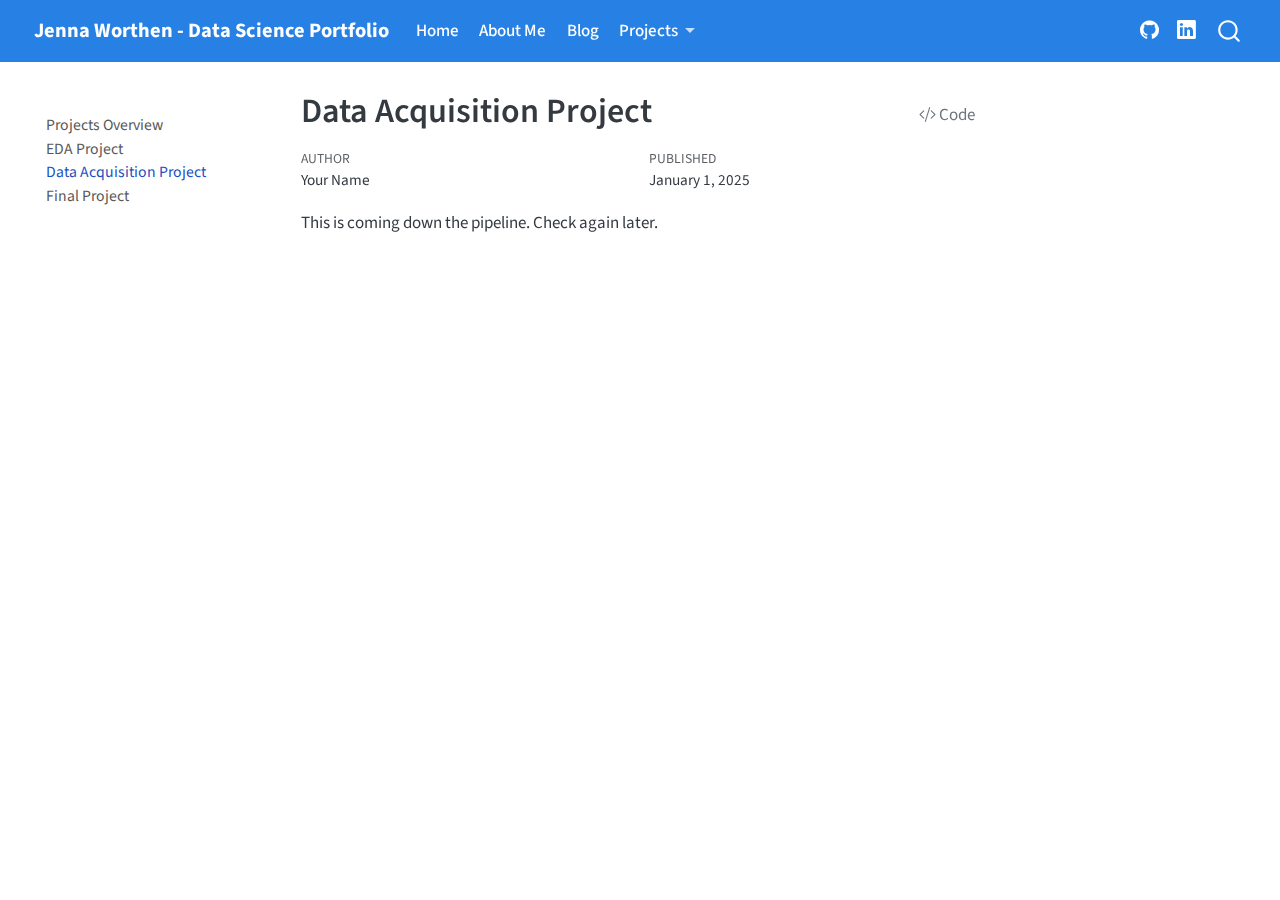
<file: docs/projects/data-acquisition.html>
<!DOCTYPE html>
<html xmlns="http://www.w3.org/1999/xhtml" lang="en" xml:lang="en"><head>

<meta charset="utf-8">
<meta name="generator" content="quarto-1.8.24">

<meta name="viewport" content="width=device-width, initial-scale=1.0, user-scalable=yes">

<meta name="author" content="Your Name">
<meta name="dcterms.date" content="2025-01-01">

<title>Data Acquisition Project – Your Name - Data Science Portfolio</title>
<style>
code{white-space: pre-wrap;}
span.smallcaps{font-variant: small-caps;}
div.columns{display: flex; gap: min(4vw, 1.5em);}
div.column{flex: auto; overflow-x: auto;}
div.hanging-indent{margin-left: 1.5em; text-indent: -1.5em;}
ul.task-list{list-style: none;}
ul.task-list li input[type="checkbox"] {
  width: 0.8em;
  margin: 0 0.8em 0.2em -1em; /* quarto-specific, see https://github.com/quarto-dev/quarto-cli/issues/4556 */ 
  vertical-align: middle;
}
/* CSS for syntax highlighting */
html { -webkit-text-size-adjust: 100%; }
pre > code.sourceCode { white-space: pre; position: relative; }
pre > code.sourceCode > span { display: inline-block; line-height: 1.25; }
pre > code.sourceCode > span:empty { height: 1.2em; }
.sourceCode { overflow: visible; }
code.sourceCode > span { color: inherit; text-decoration: inherit; }
div.sourceCode { margin: 1em 0; }
pre.sourceCode { margin: 0; }
@media screen {
div.sourceCode { overflow: auto; }
}
@media print {
pre > code.sourceCode { white-space: pre-wrap; }
pre > code.sourceCode > span { text-indent: -5em; padding-left: 5em; }
}
pre.numberSource code
  { counter-reset: source-line 0; }
pre.numberSource code > span
  { position: relative; left: -4em; counter-increment: source-line; }
pre.numberSource code > span > a:first-child::before
  { content: counter(source-line);
    position: relative; left: -1em; text-align: right; vertical-align: baseline;
    border: none; display: inline-block;
    -webkit-touch-callout: none; -webkit-user-select: none;
    -khtml-user-select: none; -moz-user-select: none;
    -ms-user-select: none; user-select: none;
    padding: 0 4px; width: 4em;
  }
pre.numberSource { margin-left: 3em;  padding-left: 4px; }
div.sourceCode
  {   }
@media screen {
pre > code.sourceCode > span > a:first-child::before { text-decoration: underline; }
}
</style>


<script src="../site_libs/quarto-nav/quarto-nav.js"></script>
<script src="../site_libs/quarto-nav/headroom.min.js"></script>
<script src="../site_libs/clipboard/clipboard.min.js"></script>
<script src="../site_libs/quarto-search/autocomplete.umd.js"></script>
<script src="../site_libs/quarto-search/fuse.min.js"></script>
<script src="../site_libs/quarto-search/quarto-search.js"></script>
<meta name="quarto:offset" content="../">
<script src="../site_libs/quarto-html/quarto.js" type="module"></script>
<script src="../site_libs/quarto-html/tabsets/tabsets.js" type="module"></script>
<script src="../site_libs/quarto-html/axe/axe-check.js" type="module"></script>
<script src="../site_libs/quarto-html/popper.min.js"></script>
<script src="../site_libs/quarto-html/tippy.umd.min.js"></script>
<script src="../site_libs/quarto-html/anchor.min.js"></script>
<link href="../site_libs/quarto-html/tippy.css" rel="stylesheet">
<link href="../site_libs/quarto-html/quarto-syntax-highlighting-dc55a5b9e770e841cd82e46aadbfb9b0.css" rel="stylesheet" id="quarto-text-highlighting-styles">
<script src="../site_libs/bootstrap/bootstrap.min.js"></script>
<link href="../site_libs/bootstrap/bootstrap-icons.css" rel="stylesheet">
<link href="../site_libs/bootstrap/bootstrap-029b10fc0dc652dab2ec1ac156c1a037.min.css" rel="stylesheet" append-hash="true" id="quarto-bootstrap" data-mode="light">
<script id="quarto-search-options" type="application/json">{
  "location": "navbar",
  "copy-button": false,
  "collapse-after": 3,
  "panel-placement": "end",
  "type": "overlay",
  "limit": 50,
  "keyboard-shortcut": [
    "f",
    "/",
    "s"
  ],
  "show-item-context": false,
  "language": {
    "search-no-results-text": "No results",
    "search-matching-documents-text": "matching documents",
    "search-copy-link-title": "Copy link to search",
    "search-hide-matches-text": "Hide additional matches",
    "search-more-match-text": "more match in this document",
    "search-more-matches-text": "more matches in this document",
    "search-clear-button-title": "Clear",
    "search-text-placeholder": "",
    "search-detached-cancel-button-title": "Cancel",
    "search-submit-button-title": "Submit",
    "search-label": "Search"
  }
}</script>


<link rel="stylesheet" href="../styles.css">
</head>

<body class="nav-sidebar floating nav-fixed quarto-light">

<div id="quarto-search-results"></div>
  <header id="quarto-header" class="headroom fixed-top">
    <nav class="navbar navbar-expand-lg " data-bs-theme="dark">
      <div class="navbar-container container-fluid">
      <div class="navbar-brand-container mx-auto">
    <a href="../index.html" class="navbar-brand navbar-brand-logo">
    </a>
    <a class="navbar-brand" href="../index.html">
    <span class="navbar-title">Jenna Worthen - Data Science Portfolio</span>
    </a>
  </div>
            <div id="quarto-search" class="" title="Search"></div>
          <button class="navbar-toggler" type="button" data-bs-toggle="collapse" data-bs-target="#navbarCollapse" aria-controls="navbarCollapse" role="menu" aria-expanded="false" aria-label="Toggle navigation" onclick="if (window.quartoToggleHeadroom) { window.quartoToggleHeadroom(); }">
  <span class="navbar-toggler-icon"></span>
</button>
          <div class="collapse navbar-collapse" id="navbarCollapse">
            <ul class="navbar-nav navbar-nav-scroll me-auto">
  <li class="nav-item">
    <a class="nav-link active" href="../index.html" aria-current="page"> 
<span class="menu-text">Home</span></a>
  </li>  
  <li class="nav-item">
    <a class="nav-link" href="../about.html"> 
<span class="menu-text">About Me</span></a>
  </li>  
  <li class="nav-item">
    <a class="nav-link" href="../blog.html"> 
<span class="menu-text">Blog</span></a>
  </li>  
  <li class="nav-item dropdown ">
    <a class="nav-link dropdown-toggle" href="#" id="nav-menu-projects" role="link" data-bs-toggle="dropdown" aria-expanded="false">
 <span class="menu-text">Projects</span>
    </a>
    <ul class="dropdown-menu" aria-labelledby="nav-menu-projects">    
        <li>
    <a class="dropdown-item" href="../projects/index.html">
 <span class="dropdown-text">All Projects</span></a>
  </li>  
        <li><hr class="dropdown-divider"></li>
        <li>
    <a class="dropdown-item" href="../projects/eda.html">
 <span class="dropdown-text">Exploratory Data Analysis</span></a>
  </li>  
        <li>
    <a class="dropdown-item" href="../projects/data-acquisition.html">
 <span class="dropdown-text">Data Acquisition</span></a>
  </li>  
        <li>
    <a class="dropdown-item" href="../projects/final-project.html">
 <span class="dropdown-text">Final Project</span></a>
  </li>  
    </ul>
  </li>
</ul>
            <ul class="navbar-nav navbar-nav-scroll ms-auto">
  <li class="nav-item compact">
    <a class="nav-link" href="https://github.com/cottonjenn"> <i class="bi bi-github" role="img">
</i> 
<span class="menu-text"></span></a>
  </li>  
  <li class="nav-item compact">
    <a class="nav-link" href="https://www.linkedin.com/in/jenna-worthen-b9a8b2299/"> <i class="bi bi-linkedin" role="img">
</i> 
<span class="menu-text"></span></a>
  </li>  
</ul>
          </div> <!-- /navcollapse -->
            <div class="quarto-navbar-tools">
</div>
      </div> <!-- /container-fluid -->
    </nav>
  <nav class="quarto-secondary-nav">
    <div class="container-fluid d-flex">
      <button type="button" class="quarto-btn-toggle btn" data-bs-toggle="collapse" role="button" data-bs-target=".quarto-sidebar-collapse-item" aria-controls="quarto-sidebar" aria-expanded="false" aria-label="Toggle sidebar navigation" onclick="if (window.quartoToggleHeadroom) { window.quartoToggleHeadroom(); }">
        <i class="bi bi-layout-text-sidebar-reverse"></i>
      </button>
        <nav class="quarto-page-breadcrumbs" aria-label="breadcrumb"><ol class="breadcrumb"><li class="breadcrumb-item"><a href="../projects/data-acquisition.html">Data Acquisition Project</a></li></ol></nav>
        <a class="flex-grow-1" role="navigation" data-bs-toggle="collapse" data-bs-target=".quarto-sidebar-collapse-item" aria-controls="quarto-sidebar" aria-expanded="false" aria-label="Toggle sidebar navigation" onclick="if (window.quartoToggleHeadroom) { window.quartoToggleHeadroom(); }">      
        </a>
    </div>
  </nav>
</header>
<!-- content -->
<div id="quarto-content" class="quarto-container page-columns page-rows-contents page-layout-article page-navbar">
<!-- sidebar -->
  <nav id="quarto-sidebar" class="sidebar collapse collapse-horizontal quarto-sidebar-collapse-item sidebar-navigation floating overflow-auto">
    <div class="pt-lg-2 mt-2 text-left sidebar-header sidebar-header-stacked">
      <a href="../index.html" class="sidebar-logo-link">
      </a>
      </div>
    <div class="sidebar-menu-container"> 
    <ul class="list-unstyled mt-1">
        <li class="sidebar-item">
  <div class="sidebar-item-container"> 
  <a href="../projects/index.html" class="sidebar-item-text sidebar-link">
 <span class="menu-text">Projects Overview</span></a>
  </div>
</li>
        <li class="sidebar-item">
  <div class="sidebar-item-container"> 
  <a href="../projects/eda.html" class="sidebar-item-text sidebar-link">
 <span class="menu-text">EDA Project</span></a>
  </div>
</li>
        <li class="sidebar-item">
  <div class="sidebar-item-container"> 
  <a href="../projects/data-acquisition.html" class="sidebar-item-text sidebar-link active">
 <span class="menu-text">Data Acquisition Project</span></a>
  </div>
</li>
        <li class="sidebar-item">
  <div class="sidebar-item-container"> 
  <a href="../projects/final-project.html" class="sidebar-item-text sidebar-link">
 <span class="menu-text">Final Project</span></a>
  </div>
</li>
    </ul>
    </div>
</nav>
<div id="quarto-sidebar-glass" class="quarto-sidebar-collapse-item" data-bs-toggle="collapse" data-bs-target=".quarto-sidebar-collapse-item"></div>
<!-- margin-sidebar -->
    <div id="quarto-margin-sidebar" class="sidebar margin-sidebar zindex-bottom">
        
    </div>
<!-- main -->
<main class="content" id="quarto-document-content">

<header id="title-block-header" class="quarto-title-block default">
<div class="quarto-title">
<div class="quarto-title-block"><div><h1 class="title">Data Acquisition Project</h1><button type="button" class="btn code-tools-button" id="quarto-code-tools-source"><i class="bi"></i> Code</button></div></div>
</div>



<div class="quarto-title-meta">

    <div>
    <div class="quarto-title-meta-heading">Author</div>
    <div class="quarto-title-meta-contents">
             <p>Your Name </p>
          </div>
  </div>
    
    <div>
    <div class="quarto-title-meta-heading">Published</div>
    <div class="quarto-title-meta-contents">
      <p class="date">January 1, 2025</p>
    </div>
  </div>
  
    
  </div>
  


</header>


<p>This is coming down the pipeline. Check again later.</p>


<!-- -->


</main> <!-- /main -->
<script id="quarto-html-after-body" type="application/javascript">
  window.document.addEventListener("DOMContentLoaded", function (event) {
    const icon = "";
    const anchorJS = new window.AnchorJS();
    anchorJS.options = {
      placement: 'right',
      icon: icon
    };
    anchorJS.add('.anchored');
    const isCodeAnnotation = (el) => {
      for (const clz of el.classList) {
        if (clz.startsWith('code-annotation-')) {                     
          return true;
        }
      }
      return false;
    }
    const onCopySuccess = function(e) {
      // button target
      const button = e.trigger;
      // don't keep focus
      button.blur();
      // flash "checked"
      button.classList.add('code-copy-button-checked');
      var currentTitle = button.getAttribute("title");
      button.setAttribute("title", "Copied!");
      let tooltip;
      if (window.bootstrap) {
        button.setAttribute("data-bs-toggle", "tooltip");
        button.setAttribute("data-bs-placement", "left");
        button.setAttribute("data-bs-title", "Copied!");
        tooltip = new bootstrap.Tooltip(button, 
          { trigger: "manual", 
            customClass: "code-copy-button-tooltip",
            offset: [0, -8]});
        tooltip.show();    
      }
      setTimeout(function() {
        if (tooltip) {
          tooltip.hide();
          button.removeAttribute("data-bs-title");
          button.removeAttribute("data-bs-toggle");
          button.removeAttribute("data-bs-placement");
        }
        button.setAttribute("title", currentTitle);
        button.classList.remove('code-copy-button-checked');
      }, 1000);
      // clear code selection
      e.clearSelection();
    }
    const getTextToCopy = function(trigger) {
      const outerScaffold = trigger.parentElement.cloneNode(true);
      const codeEl = outerScaffold.querySelector('code');
      for (const childEl of codeEl.children) {
        if (isCodeAnnotation(childEl)) {
          childEl.remove();
        }
      }
      return codeEl.innerText;
    }
    const clipboard = new window.ClipboardJS('.code-copy-button:not([data-in-quarto-modal])', {
      text: getTextToCopy
    });
    clipboard.on('success', onCopySuccess);
    if (window.document.getElementById('quarto-embedded-source-code-modal')) {
      const clipboardModal = new window.ClipboardJS('.code-copy-button[data-in-quarto-modal]', {
        text: getTextToCopy,
        container: window.document.getElementById('quarto-embedded-source-code-modal')
      });
      clipboardModal.on('success', onCopySuccess);
    }
    const viewSource = window.document.getElementById('quarto-view-source') ||
                       window.document.getElementById('quarto-code-tools-source');
    if (viewSource) {
      const sourceUrl = viewSource.getAttribute("data-quarto-source-url");
      viewSource.addEventListener("click", function(e) {
        if (sourceUrl) {
          // rstudio viewer pane
          if (/\bcapabilities=\b/.test(window.location)) {
            window.open(sourceUrl);
          } else {
            window.location.href = sourceUrl;
          }
        } else {
          const modal = new bootstrap.Modal(document.getElementById('quarto-embedded-source-code-modal'));
          modal.show();
        }
        return false;
      });
    }
    function toggleCodeHandler(show) {
      return function(e) {
        const detailsSrc = window.document.querySelectorAll(".cell > details > .sourceCode");
        for (let i=0; i<detailsSrc.length; i++) {
          const details = detailsSrc[i].parentElement;
          if (show) {
            details.open = true;
          } else {
            details.removeAttribute("open");
          }
        }
        const cellCodeDivs = window.document.querySelectorAll(".cell > .sourceCode");
        const fromCls = show ? "hidden" : "unhidden";
        const toCls = show ? "unhidden" : "hidden";
        for (let i=0; i<cellCodeDivs.length; i++) {
          const codeDiv = cellCodeDivs[i];
          if (codeDiv.classList.contains(fromCls)) {
            codeDiv.classList.remove(fromCls);
            codeDiv.classList.add(toCls);
          } 
        }
        return false;
      }
    }
    const hideAllCode = window.document.getElementById("quarto-hide-all-code");
    if (hideAllCode) {
      hideAllCode.addEventListener("click", toggleCodeHandler(false));
    }
    const showAllCode = window.document.getElementById("quarto-show-all-code");
    if (showAllCode) {
      showAllCode.addEventListener("click", toggleCodeHandler(true));
    }
      var localhostRegex = new RegExp(/^(?:http|https):\/\/localhost\:?[0-9]*\//);
      var mailtoRegex = new RegExp(/^mailto:/);
        var filterRegex = new RegExp('/' + window.location.host + '/');
      var isInternal = (href) => {
          return filterRegex.test(href) || localhostRegex.test(href) || mailtoRegex.test(href);
      }
      // Inspect non-navigation links and adorn them if external
     var links = window.document.querySelectorAll('a[href]:not(.nav-link):not(.navbar-brand):not(.toc-action):not(.sidebar-link):not(.sidebar-item-toggle):not(.pagination-link):not(.no-external):not([aria-hidden]):not(.dropdown-item):not(.quarto-navigation-tool):not(.about-link)');
      for (var i=0; i<links.length; i++) {
        const link = links[i];
        if (!isInternal(link.href)) {
          // undo the damage that might have been done by quarto-nav.js in the case of
          // links that we want to consider external
          if (link.dataset.originalHref !== undefined) {
            link.href = link.dataset.originalHref;
          }
        }
      }
    function tippyHover(el, contentFn, onTriggerFn, onUntriggerFn) {
      const config = {
        allowHTML: true,
        maxWidth: 500,
        delay: 100,
        arrow: false,
        appendTo: function(el) {
            return el.parentElement;
        },
        interactive: true,
        interactiveBorder: 10,
        theme: 'quarto',
        placement: 'bottom-start',
      };
      if (contentFn) {
        config.content = contentFn;
      }
      if (onTriggerFn) {
        config.onTrigger = onTriggerFn;
      }
      if (onUntriggerFn) {
        config.onUntrigger = onUntriggerFn;
      }
      window.tippy(el, config); 
    }
    const noterefs = window.document.querySelectorAll('a[role="doc-noteref"]');
    for (var i=0; i<noterefs.length; i++) {
      const ref = noterefs[i];
      tippyHover(ref, function() {
        // use id or data attribute instead here
        let href = ref.getAttribute('data-footnote-href') || ref.getAttribute('href');
        try { href = new URL(href).hash; } catch {}
        const id = href.replace(/^#\/?/, "");
        const note = window.document.getElementById(id);
        if (note) {
          return note.innerHTML;
        } else {
          return "";
        }
      });
    }
    const xrefs = window.document.querySelectorAll('a.quarto-xref');
    const processXRef = (id, note) => {
      // Strip column container classes
      const stripColumnClz = (el) => {
        el.classList.remove("page-full", "page-columns");
        if (el.children) {
          for (const child of el.children) {
            stripColumnClz(child);
          }
        }
      }
      stripColumnClz(note)
      if (id === null || id.startsWith('sec-')) {
        // Special case sections, only their first couple elements
        const container = document.createElement("div");
        if (note.children && note.children.length > 2) {
          container.appendChild(note.children[0].cloneNode(true));
          for (let i = 1; i < note.children.length; i++) {
            const child = note.children[i];
            if (child.tagName === "P" && child.innerText === "") {
              continue;
            } else {
              container.appendChild(child.cloneNode(true));
              break;
            }
          }
          if (window.Quarto?.typesetMath) {
            window.Quarto.typesetMath(container);
          }
          return container.innerHTML
        } else {
          if (window.Quarto?.typesetMath) {
            window.Quarto.typesetMath(note);
          }
          return note.innerHTML;
        }
      } else {
        // Remove any anchor links if they are present
        const anchorLink = note.querySelector('a.anchorjs-link');
        if (anchorLink) {
          anchorLink.remove();
        }
        if (window.Quarto?.typesetMath) {
          window.Quarto.typesetMath(note);
        }
        if (note.classList.contains("callout")) {
          return note.outerHTML;
        } else {
          return note.innerHTML;
        }
      }
    }
    for (var i=0; i<xrefs.length; i++) {
      const xref = xrefs[i];
      tippyHover(xref, undefined, function(instance) {
        instance.disable();
        let url = xref.getAttribute('href');
        let hash = undefined; 
        if (url.startsWith('#')) {
          hash = url;
        } else {
          try { hash = new URL(url).hash; } catch {}
        }
        if (hash) {
          const id = hash.replace(/^#\/?/, "");
          const note = window.document.getElementById(id);
          if (note !== null) {
            try {
              const html = processXRef(id, note.cloneNode(true));
              instance.setContent(html);
            } finally {
              instance.enable();
              instance.show();
            }
          } else {
            // See if we can fetch this
            fetch(url.split('#')[0])
            .then(res => res.text())
            .then(html => {
              const parser = new DOMParser();
              const htmlDoc = parser.parseFromString(html, "text/html");
              const note = htmlDoc.getElementById(id);
              if (note !== null) {
                const html = processXRef(id, note);
                instance.setContent(html);
              } 
            }).finally(() => {
              instance.enable();
              instance.show();
            });
          }
        } else {
          // See if we can fetch a full url (with no hash to target)
          // This is a special case and we should probably do some content thinning / targeting
          fetch(url)
          .then(res => res.text())
          .then(html => {
            const parser = new DOMParser();
            const htmlDoc = parser.parseFromString(html, "text/html");
            const note = htmlDoc.querySelector('main.content');
            if (note !== null) {
              // This should only happen for chapter cross references
              // (since there is no id in the URL)
              // remove the first header
              if (note.children.length > 0 && note.children[0].tagName === "HEADER") {
                note.children[0].remove();
              }
              const html = processXRef(null, note);
              instance.setContent(html);
            } 
          }).finally(() => {
            instance.enable();
            instance.show();
          });
        }
      }, function(instance) {
      });
    }
        let selectedAnnoteEl;
        const selectorForAnnotation = ( cell, annotation) => {
          let cellAttr = 'data-code-cell="' + cell + '"';
          let lineAttr = 'data-code-annotation="' +  annotation + '"';
          const selector = 'span[' + cellAttr + '][' + lineAttr + ']';
          return selector;
        }
        const selectCodeLines = (annoteEl) => {
          const doc = window.document;
          const targetCell = annoteEl.getAttribute("data-target-cell");
          const targetAnnotation = annoteEl.getAttribute("data-target-annotation");
          const annoteSpan = window.document.querySelector(selectorForAnnotation(targetCell, targetAnnotation));
          const lines = annoteSpan.getAttribute("data-code-lines").split(",");
          const lineIds = lines.map((line) => {
            return targetCell + "-" + line;
          })
          let top = null;
          let height = null;
          let parent = null;
          if (lineIds.length > 0) {
              //compute the position of the single el (top and bottom and make a div)
              const el = window.document.getElementById(lineIds[0]);
              top = el.offsetTop;
              height = el.offsetHeight;
              parent = el.parentElement.parentElement;
            if (lineIds.length > 1) {
              const lastEl = window.document.getElementById(lineIds[lineIds.length - 1]);
              const bottom = lastEl.offsetTop + lastEl.offsetHeight;
              height = bottom - top;
            }
            if (top !== null && height !== null && parent !== null) {
              // cook up a div (if necessary) and position it 
              let div = window.document.getElementById("code-annotation-line-highlight");
              if (div === null) {
                div = window.document.createElement("div");
                div.setAttribute("id", "code-annotation-line-highlight");
                div.style.position = 'absolute';
                parent.appendChild(div);
              }
              div.style.top = top - 2 + "px";
              div.style.height = height + 4 + "px";
              div.style.left = 0;
              let gutterDiv = window.document.getElementById("code-annotation-line-highlight-gutter");
              if (gutterDiv === null) {
                gutterDiv = window.document.createElement("div");
                gutterDiv.setAttribute("id", "code-annotation-line-highlight-gutter");
                gutterDiv.style.position = 'absolute';
                const codeCell = window.document.getElementById(targetCell);
                const gutter = codeCell.querySelector('.code-annotation-gutter');
                gutter.appendChild(gutterDiv);
              }
              gutterDiv.style.top = top - 2 + "px";
              gutterDiv.style.height = height + 4 + "px";
            }
            selectedAnnoteEl = annoteEl;
          }
        };
        const unselectCodeLines = () => {
          const elementsIds = ["code-annotation-line-highlight", "code-annotation-line-highlight-gutter"];
          elementsIds.forEach((elId) => {
            const div = window.document.getElementById(elId);
            if (div) {
              div.remove();
            }
          });
          selectedAnnoteEl = undefined;
        };
          // Handle positioning of the toggle
      window.addEventListener(
        "resize",
        throttle(() => {
          elRect = undefined;
          if (selectedAnnoteEl) {
            selectCodeLines(selectedAnnoteEl);
          }
        }, 10)
      );
      function throttle(fn, ms) {
      let throttle = false;
      let timer;
        return (...args) => {
          if(!throttle) { // first call gets through
              fn.apply(this, args);
              throttle = true;
          } else { // all the others get throttled
              if(timer) clearTimeout(timer); // cancel #2
              timer = setTimeout(() => {
                fn.apply(this, args);
                timer = throttle = false;
              }, ms);
          }
        };
      }
        // Attach click handler to the DT
        const annoteDls = window.document.querySelectorAll('dt[data-target-cell]');
        for (const annoteDlNode of annoteDls) {
          annoteDlNode.addEventListener('click', (event) => {
            const clickedEl = event.target;
            if (clickedEl !== selectedAnnoteEl) {
              unselectCodeLines();
              const activeEl = window.document.querySelector('dt[data-target-cell].code-annotation-active');
              if (activeEl) {
                activeEl.classList.remove('code-annotation-active');
              }
              selectCodeLines(clickedEl);
              clickedEl.classList.add('code-annotation-active');
            } else {
              // Unselect the line
              unselectCodeLines();
              clickedEl.classList.remove('code-annotation-active');
            }
          });
        }
    const findCites = (el) => {
      const parentEl = el.parentElement;
      if (parentEl) {
        const cites = parentEl.dataset.cites;
        if (cites) {
          return {
            el,
            cites: cites.split(' ')
          };
        } else {
          return findCites(el.parentElement)
        }
      } else {
        return undefined;
      }
    };
    var bibliorefs = window.document.querySelectorAll('a[role="doc-biblioref"]');
    for (var i=0; i<bibliorefs.length; i++) {
      const ref = bibliorefs[i];
      const citeInfo = findCites(ref);
      if (citeInfo) {
        tippyHover(citeInfo.el, function() {
          var popup = window.document.createElement('div');
          citeInfo.cites.forEach(function(cite) {
            var citeDiv = window.document.createElement('div');
            citeDiv.classList.add('hanging-indent');
            citeDiv.classList.add('csl-entry');
            var biblioDiv = window.document.getElementById('ref-' + cite);
            if (biblioDiv) {
              citeDiv.innerHTML = biblioDiv.innerHTML;
            }
            popup.appendChild(citeDiv);
          });
          return popup.innerHTML;
        });
      }
    }
  });
  </script><div class="modal fade" id="quarto-embedded-source-code-modal" tabindex="-1" aria-labelledby="quarto-embedded-source-code-modal-label" aria-hidden="true"><div class="modal-dialog modal-dialog-scrollable"><div class="modal-content"><div class="modal-header"><h5 class="modal-title" id="quarto-embedded-source-code-modal-label">Source Code</h5><button class="btn-close" data-bs-dismiss="modal"></button></div><div class="modal-body"><div class="">
<div class="code-copy-outer-scaffold"><div class="sourceCode" id="cb1" data-shortcodes="false"><pre class="sourceCode markdown code-with-copy"><code class="sourceCode markdown"><span id="cb1-1"><a href="#cb1-1" aria-hidden="true" tabindex="-1"></a><span class="co">---</span></span>
<span id="cb1-2"><a href="#cb1-2" aria-hidden="true" tabindex="-1"></a><span class="an">title:</span><span class="co"> "Data Acquisition Project"</span></span>
<span id="cb1-3"><a href="#cb1-3" aria-hidden="true" tabindex="-1"></a><span class="an">author:</span><span class="co"> "Your Name"</span></span>
<span id="cb1-4"><a href="#cb1-4" aria-hidden="true" tabindex="-1"></a><span class="an">date:</span><span class="co"> "2025-01-01"</span></span>
<span id="cb1-5"><a href="#cb1-5" aria-hidden="true" tabindex="-1"></a><span class="an">format:</span></span>
<span id="cb1-6"><a href="#cb1-6" aria-hidden="true" tabindex="-1"></a><span class="co">  html:</span></span>
<span id="cb1-7"><a href="#cb1-7" aria-hidden="true" tabindex="-1"></a><span class="co">    code-fold: true</span></span>
<span id="cb1-8"><a href="#cb1-8" aria-hidden="true" tabindex="-1"></a><span class="co">    toc: true</span></span>
<span id="cb1-9"><a href="#cb1-9" aria-hidden="true" tabindex="-1"></a><span class="co">---</span></span>
<span id="cb1-10"><a href="#cb1-10" aria-hidden="true" tabindex="-1"></a></span>
<span id="cb1-11"><a href="#cb1-11" aria-hidden="true" tabindex="-1"></a>This is coming down the pipeline. Check again later.</span></code></pre></div><button title="Copy to Clipboard" class="code-copy-button" data-in-quarto-modal=""><i class="bi"></i></button></div>
</div></div></div></div></div>
</div> <!-- /content -->




</body></html>
</file>
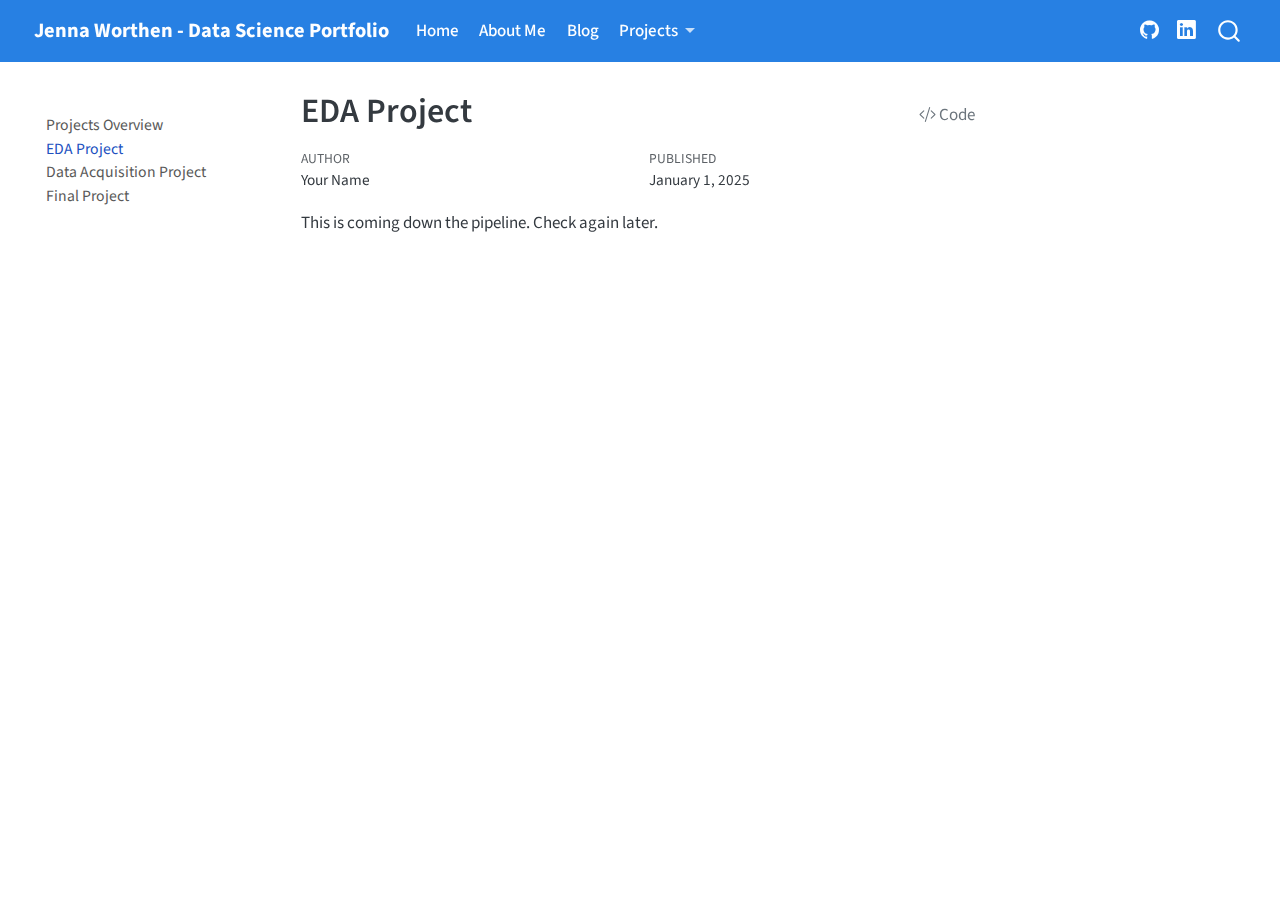
<file: docs/projects/eda.html>
<!DOCTYPE html>
<html xmlns="http://www.w3.org/1999/xhtml" lang="en" xml:lang="en"><head>

<meta charset="utf-8">
<meta name="generator" content="quarto-1.8.24">

<meta name="viewport" content="width=device-width, initial-scale=1.0, user-scalable=yes">

<meta name="author" content="Your Name">
<meta name="dcterms.date" content="2025-01-01">

<title>EDA Project – Your Name - Data Science Portfolio</title>
<style>
code{white-space: pre-wrap;}
span.smallcaps{font-variant: small-caps;}
div.columns{display: flex; gap: min(4vw, 1.5em);}
div.column{flex: auto; overflow-x: auto;}
div.hanging-indent{margin-left: 1.5em; text-indent: -1.5em;}
ul.task-list{list-style: none;}
ul.task-list li input[type="checkbox"] {
  width: 0.8em;
  margin: 0 0.8em 0.2em -1em; /* quarto-specific, see https://github.com/quarto-dev/quarto-cli/issues/4556 */ 
  vertical-align: middle;
}
/* CSS for syntax highlighting */
html { -webkit-text-size-adjust: 100%; }
pre > code.sourceCode { white-space: pre; position: relative; }
pre > code.sourceCode > span { display: inline-block; line-height: 1.25; }
pre > code.sourceCode > span:empty { height: 1.2em; }
.sourceCode { overflow: visible; }
code.sourceCode > span { color: inherit; text-decoration: inherit; }
div.sourceCode { margin: 1em 0; }
pre.sourceCode { margin: 0; }
@media screen {
div.sourceCode { overflow: auto; }
}
@media print {
pre > code.sourceCode { white-space: pre-wrap; }
pre > code.sourceCode > span { text-indent: -5em; padding-left: 5em; }
}
pre.numberSource code
  { counter-reset: source-line 0; }
pre.numberSource code > span
  { position: relative; left: -4em; counter-increment: source-line; }
pre.numberSource code > span > a:first-child::before
  { content: counter(source-line);
    position: relative; left: -1em; text-align: right; vertical-align: baseline;
    border: none; display: inline-block;
    -webkit-touch-callout: none; -webkit-user-select: none;
    -khtml-user-select: none; -moz-user-select: none;
    -ms-user-select: none; user-select: none;
    padding: 0 4px; width: 4em;
  }
pre.numberSource { margin-left: 3em;  padding-left: 4px; }
div.sourceCode
  {   }
@media screen {
pre > code.sourceCode > span > a:first-child::before { text-decoration: underline; }
}
</style>


<script src="../site_libs/quarto-nav/quarto-nav.js"></script>
<script src="../site_libs/quarto-nav/headroom.min.js"></script>
<script src="../site_libs/clipboard/clipboard.min.js"></script>
<script src="../site_libs/quarto-search/autocomplete.umd.js"></script>
<script src="../site_libs/quarto-search/fuse.min.js"></script>
<script src="../site_libs/quarto-search/quarto-search.js"></script>
<meta name="quarto:offset" content="../">
<script src="../site_libs/quarto-html/quarto.js" type="module"></script>
<script src="../site_libs/quarto-html/tabsets/tabsets.js" type="module"></script>
<script src="../site_libs/quarto-html/axe/axe-check.js" type="module"></script>
<script src="../site_libs/quarto-html/popper.min.js"></script>
<script src="../site_libs/quarto-html/tippy.umd.min.js"></script>
<script src="../site_libs/quarto-html/anchor.min.js"></script>
<link href="../site_libs/quarto-html/tippy.css" rel="stylesheet">
<link href="../site_libs/quarto-html/quarto-syntax-highlighting-dc55a5b9e770e841cd82e46aadbfb9b0.css" rel="stylesheet" id="quarto-text-highlighting-styles">
<script src="../site_libs/bootstrap/bootstrap.min.js"></script>
<link href="../site_libs/bootstrap/bootstrap-icons.css" rel="stylesheet">
<link href="../site_libs/bootstrap/bootstrap-029b10fc0dc652dab2ec1ac156c1a037.min.css" rel="stylesheet" append-hash="true" id="quarto-bootstrap" data-mode="light">
<script id="quarto-search-options" type="application/json">{
  "location": "navbar",
  "copy-button": false,
  "collapse-after": 3,
  "panel-placement": "end",
  "type": "overlay",
  "limit": 50,
  "keyboard-shortcut": [
    "f",
    "/",
    "s"
  ],
  "show-item-context": false,
  "language": {
    "search-no-results-text": "No results",
    "search-matching-documents-text": "matching documents",
    "search-copy-link-title": "Copy link to search",
    "search-hide-matches-text": "Hide additional matches",
    "search-more-match-text": "more match in this document",
    "search-more-matches-text": "more matches in this document",
    "search-clear-button-title": "Clear",
    "search-text-placeholder": "",
    "search-detached-cancel-button-title": "Cancel",
    "search-submit-button-title": "Submit",
    "search-label": "Search"
  }
}</script>


<link rel="stylesheet" href="../styles.css">
</head>

<body class="nav-sidebar floating nav-fixed quarto-light">

<div id="quarto-search-results"></div>
  <header id="quarto-header" class="headroom fixed-top">
    <nav class="navbar navbar-expand-lg " data-bs-theme="dark">
      <div class="navbar-container container-fluid">
      <div class="navbar-brand-container mx-auto">
    <a href="../index.html" class="navbar-brand navbar-brand-logo">
    </a>
    <a class="navbar-brand" href="../index.html">
    <span class="navbar-title">Jenna Worthen - Data Science Portfolio</span>
    </a>
  </div>
            <div id="quarto-search" class="" title="Search"></div>
          <button class="navbar-toggler" type="button" data-bs-toggle="collapse" data-bs-target="#navbarCollapse" aria-controls="navbarCollapse" role="menu" aria-expanded="false" aria-label="Toggle navigation" onclick="if (window.quartoToggleHeadroom) { window.quartoToggleHeadroom(); }">
  <span class="navbar-toggler-icon"></span>
</button>
          <div class="collapse navbar-collapse" id="navbarCollapse">
            <ul class="navbar-nav navbar-nav-scroll me-auto">
  <li class="nav-item">
    <a class="nav-link active" href="../index.html" aria-current="page"> 
<span class="menu-text">Home</span></a>
  </li>  
  <li class="nav-item">
    <a class="nav-link" href="../about.html"> 
<span class="menu-text">About Me</span></a>
  </li>  
  <li class="nav-item">
    <a class="nav-link" href="../blog.html"> 
<span class="menu-text">Blog</span></a>
  </li>  
  <li class="nav-item dropdown ">
    <a class="nav-link dropdown-toggle" href="#" id="nav-menu-projects" role="link" data-bs-toggle="dropdown" aria-expanded="false">
 <span class="menu-text">Projects</span>
    </a>
    <ul class="dropdown-menu" aria-labelledby="nav-menu-projects">    
        <li>
    <a class="dropdown-item" href="../projects/index.html">
 <span class="dropdown-text">All Projects</span></a>
  </li>  
        <li><hr class="dropdown-divider"></li>
        <li>
    <a class="dropdown-item" href="../projects/eda.html">
 <span class="dropdown-text">Exploratory Data Analysis</span></a>
  </li>  
        <li>
    <a class="dropdown-item" href="../projects/data-acquisition.html">
 <span class="dropdown-text">Data Acquisition</span></a>
  </li>  
        <li>
    <a class="dropdown-item" href="../projects/final-project.html">
 <span class="dropdown-text">Final Project</span></a>
  </li>  
    </ul>
  </li>
</ul>
            <ul class="navbar-nav navbar-nav-scroll ms-auto">
  <li class="nav-item compact">
    <a class="nav-link" href="https://github.com/cottonjenn"> <i class="bi bi-github" role="img">
</i> 
<span class="menu-text"></span></a>
  </li>  
  <li class="nav-item compact">
    <a class="nav-link" href="https://www.linkedin.com/in/jenna-worthen-b9a8b2299/"> <i class="bi bi-linkedin" role="img">
</i> 
<span class="menu-text"></span></a>
  </li>  
</ul>
          </div> <!-- /navcollapse -->
            <div class="quarto-navbar-tools">
</div>
      </div> <!-- /container-fluid -->
    </nav>
  <nav class="quarto-secondary-nav">
    <div class="container-fluid d-flex">
      <button type="button" class="quarto-btn-toggle btn" data-bs-toggle="collapse" role="button" data-bs-target=".quarto-sidebar-collapse-item" aria-controls="quarto-sidebar" aria-expanded="false" aria-label="Toggle sidebar navigation" onclick="if (window.quartoToggleHeadroom) { window.quartoToggleHeadroom(); }">
        <i class="bi bi-layout-text-sidebar-reverse"></i>
      </button>
        <nav class="quarto-page-breadcrumbs" aria-label="breadcrumb"><ol class="breadcrumb"><li class="breadcrumb-item"><a href="../projects/eda.html">EDA Project</a></li></ol></nav>
        <a class="flex-grow-1" role="navigation" data-bs-toggle="collapse" data-bs-target=".quarto-sidebar-collapse-item" aria-controls="quarto-sidebar" aria-expanded="false" aria-label="Toggle sidebar navigation" onclick="if (window.quartoToggleHeadroom) { window.quartoToggleHeadroom(); }">      
        </a>
    </div>
  </nav>
</header>
<!-- content -->
<div id="quarto-content" class="quarto-container page-columns page-rows-contents page-layout-article page-navbar">
<!-- sidebar -->
  <nav id="quarto-sidebar" class="sidebar collapse collapse-horizontal quarto-sidebar-collapse-item sidebar-navigation floating overflow-auto">
    <div class="pt-lg-2 mt-2 text-left sidebar-header sidebar-header-stacked">
      <a href="../index.html" class="sidebar-logo-link">
      </a>
      </div>
    <div class="sidebar-menu-container"> 
    <ul class="list-unstyled mt-1">
        <li class="sidebar-item">
  <div class="sidebar-item-container"> 
  <a href="../projects/index.html" class="sidebar-item-text sidebar-link">
 <span class="menu-text">Projects Overview</span></a>
  </div>
</li>
        <li class="sidebar-item">
  <div class="sidebar-item-container"> 
  <a href="../projects/eda.html" class="sidebar-item-text sidebar-link active">
 <span class="menu-text">EDA Project</span></a>
  </div>
</li>
        <li class="sidebar-item">
  <div class="sidebar-item-container"> 
  <a href="../projects/data-acquisition.html" class="sidebar-item-text sidebar-link">
 <span class="menu-text">Data Acquisition Project</span></a>
  </div>
</li>
        <li class="sidebar-item">
  <div class="sidebar-item-container"> 
  <a href="../projects/final-project.html" class="sidebar-item-text sidebar-link">
 <span class="menu-text">Final Project</span></a>
  </div>
</li>
    </ul>
    </div>
</nav>
<div id="quarto-sidebar-glass" class="quarto-sidebar-collapse-item" data-bs-toggle="collapse" data-bs-target=".quarto-sidebar-collapse-item"></div>
<!-- margin-sidebar -->
    <div id="quarto-margin-sidebar" class="sidebar margin-sidebar zindex-bottom">
        
    </div>
<!-- main -->
<main class="content" id="quarto-document-content">

<header id="title-block-header" class="quarto-title-block default">
<div class="quarto-title">
<div class="quarto-title-block"><div><h1 class="title">EDA Project</h1><button type="button" class="btn code-tools-button" id="quarto-code-tools-source"><i class="bi"></i> Code</button></div></div>
</div>



<div class="quarto-title-meta">

    <div>
    <div class="quarto-title-meta-heading">Author</div>
    <div class="quarto-title-meta-contents">
             <p>Your Name </p>
          </div>
  </div>
    
    <div>
    <div class="quarto-title-meta-heading">Published</div>
    <div class="quarto-title-meta-contents">
      <p class="date">January 1, 2025</p>
    </div>
  </div>
  
    
  </div>
  


</header>


<p>This is coming down the pipeline. Check again later.</p>


<!-- -->


</main> <!-- /main -->
<script id="quarto-html-after-body" type="application/javascript">
  window.document.addEventListener("DOMContentLoaded", function (event) {
    const icon = "";
    const anchorJS = new window.AnchorJS();
    anchorJS.options = {
      placement: 'right',
      icon: icon
    };
    anchorJS.add('.anchored');
    const isCodeAnnotation = (el) => {
      for (const clz of el.classList) {
        if (clz.startsWith('code-annotation-')) {                     
          return true;
        }
      }
      return false;
    }
    const onCopySuccess = function(e) {
      // button target
      const button = e.trigger;
      // don't keep focus
      button.blur();
      // flash "checked"
      button.classList.add('code-copy-button-checked');
      var currentTitle = button.getAttribute("title");
      button.setAttribute("title", "Copied!");
      let tooltip;
      if (window.bootstrap) {
        button.setAttribute("data-bs-toggle", "tooltip");
        button.setAttribute("data-bs-placement", "left");
        button.setAttribute("data-bs-title", "Copied!");
        tooltip = new bootstrap.Tooltip(button, 
          { trigger: "manual", 
            customClass: "code-copy-button-tooltip",
            offset: [0, -8]});
        tooltip.show();    
      }
      setTimeout(function() {
        if (tooltip) {
          tooltip.hide();
          button.removeAttribute("data-bs-title");
          button.removeAttribute("data-bs-toggle");
          button.removeAttribute("data-bs-placement");
        }
        button.setAttribute("title", currentTitle);
        button.classList.remove('code-copy-button-checked');
      }, 1000);
      // clear code selection
      e.clearSelection();
    }
    const getTextToCopy = function(trigger) {
      const outerScaffold = trigger.parentElement.cloneNode(true);
      const codeEl = outerScaffold.querySelector('code');
      for (const childEl of codeEl.children) {
        if (isCodeAnnotation(childEl)) {
          childEl.remove();
        }
      }
      return codeEl.innerText;
    }
    const clipboard = new window.ClipboardJS('.code-copy-button:not([data-in-quarto-modal])', {
      text: getTextToCopy
    });
    clipboard.on('success', onCopySuccess);
    if (window.document.getElementById('quarto-embedded-source-code-modal')) {
      const clipboardModal = new window.ClipboardJS('.code-copy-button[data-in-quarto-modal]', {
        text: getTextToCopy,
        container: window.document.getElementById('quarto-embedded-source-code-modal')
      });
      clipboardModal.on('success', onCopySuccess);
    }
    const viewSource = window.document.getElementById('quarto-view-source') ||
                       window.document.getElementById('quarto-code-tools-source');
    if (viewSource) {
      const sourceUrl = viewSource.getAttribute("data-quarto-source-url");
      viewSource.addEventListener("click", function(e) {
        if (sourceUrl) {
          // rstudio viewer pane
          if (/\bcapabilities=\b/.test(window.location)) {
            window.open(sourceUrl);
          } else {
            window.location.href = sourceUrl;
          }
        } else {
          const modal = new bootstrap.Modal(document.getElementById('quarto-embedded-source-code-modal'));
          modal.show();
        }
        return false;
      });
    }
    function toggleCodeHandler(show) {
      return function(e) {
        const detailsSrc = window.document.querySelectorAll(".cell > details > .sourceCode");
        for (let i=0; i<detailsSrc.length; i++) {
          const details = detailsSrc[i].parentElement;
          if (show) {
            details.open = true;
          } else {
            details.removeAttribute("open");
          }
        }
        const cellCodeDivs = window.document.querySelectorAll(".cell > .sourceCode");
        const fromCls = show ? "hidden" : "unhidden";
        const toCls = show ? "unhidden" : "hidden";
        for (let i=0; i<cellCodeDivs.length; i++) {
          const codeDiv = cellCodeDivs[i];
          if (codeDiv.classList.contains(fromCls)) {
            codeDiv.classList.remove(fromCls);
            codeDiv.classList.add(toCls);
          } 
        }
        return false;
      }
    }
    const hideAllCode = window.document.getElementById("quarto-hide-all-code");
    if (hideAllCode) {
      hideAllCode.addEventListener("click", toggleCodeHandler(false));
    }
    const showAllCode = window.document.getElementById("quarto-show-all-code");
    if (showAllCode) {
      showAllCode.addEventListener("click", toggleCodeHandler(true));
    }
      var localhostRegex = new RegExp(/^(?:http|https):\/\/localhost\:?[0-9]*\//);
      var mailtoRegex = new RegExp(/^mailto:/);
        var filterRegex = new RegExp('/' + window.location.host + '/');
      var isInternal = (href) => {
          return filterRegex.test(href) || localhostRegex.test(href) || mailtoRegex.test(href);
      }
      // Inspect non-navigation links and adorn them if external
     var links = window.document.querySelectorAll('a[href]:not(.nav-link):not(.navbar-brand):not(.toc-action):not(.sidebar-link):not(.sidebar-item-toggle):not(.pagination-link):not(.no-external):not([aria-hidden]):not(.dropdown-item):not(.quarto-navigation-tool):not(.about-link)');
      for (var i=0; i<links.length; i++) {
        const link = links[i];
        if (!isInternal(link.href)) {
          // undo the damage that might have been done by quarto-nav.js in the case of
          // links that we want to consider external
          if (link.dataset.originalHref !== undefined) {
            link.href = link.dataset.originalHref;
          }
        }
      }
    function tippyHover(el, contentFn, onTriggerFn, onUntriggerFn) {
      const config = {
        allowHTML: true,
        maxWidth: 500,
        delay: 100,
        arrow: false,
        appendTo: function(el) {
            return el.parentElement;
        },
        interactive: true,
        interactiveBorder: 10,
        theme: 'quarto',
        placement: 'bottom-start',
      };
      if (contentFn) {
        config.content = contentFn;
      }
      if (onTriggerFn) {
        config.onTrigger = onTriggerFn;
      }
      if (onUntriggerFn) {
        config.onUntrigger = onUntriggerFn;
      }
      window.tippy(el, config); 
    }
    const noterefs = window.document.querySelectorAll('a[role="doc-noteref"]');
    for (var i=0; i<noterefs.length; i++) {
      const ref = noterefs[i];
      tippyHover(ref, function() {
        // use id or data attribute instead here
        let href = ref.getAttribute('data-footnote-href') || ref.getAttribute('href');
        try { href = new URL(href).hash; } catch {}
        const id = href.replace(/^#\/?/, "");
        const note = window.document.getElementById(id);
        if (note) {
          return note.innerHTML;
        } else {
          return "";
        }
      });
    }
    const xrefs = window.document.querySelectorAll('a.quarto-xref');
    const processXRef = (id, note) => {
      // Strip column container classes
      const stripColumnClz = (el) => {
        el.classList.remove("page-full", "page-columns");
        if (el.children) {
          for (const child of el.children) {
            stripColumnClz(child);
          }
        }
      }
      stripColumnClz(note)
      if (id === null || id.startsWith('sec-')) {
        // Special case sections, only their first couple elements
        const container = document.createElement("div");
        if (note.children && note.children.length > 2) {
          container.appendChild(note.children[0].cloneNode(true));
          for (let i = 1; i < note.children.length; i++) {
            const child = note.children[i];
            if (child.tagName === "P" && child.innerText === "") {
              continue;
            } else {
              container.appendChild(child.cloneNode(true));
              break;
            }
          }
          if (window.Quarto?.typesetMath) {
            window.Quarto.typesetMath(container);
          }
          return container.innerHTML
        } else {
          if (window.Quarto?.typesetMath) {
            window.Quarto.typesetMath(note);
          }
          return note.innerHTML;
        }
      } else {
        // Remove any anchor links if they are present
        const anchorLink = note.querySelector('a.anchorjs-link');
        if (anchorLink) {
          anchorLink.remove();
        }
        if (window.Quarto?.typesetMath) {
          window.Quarto.typesetMath(note);
        }
        if (note.classList.contains("callout")) {
          return note.outerHTML;
        } else {
          return note.innerHTML;
        }
      }
    }
    for (var i=0; i<xrefs.length; i++) {
      const xref = xrefs[i];
      tippyHover(xref, undefined, function(instance) {
        instance.disable();
        let url = xref.getAttribute('href');
        let hash = undefined; 
        if (url.startsWith('#')) {
          hash = url;
        } else {
          try { hash = new URL(url).hash; } catch {}
        }
        if (hash) {
          const id = hash.replace(/^#\/?/, "");
          const note = window.document.getElementById(id);
          if (note !== null) {
            try {
              const html = processXRef(id, note.cloneNode(true));
              instance.setContent(html);
            } finally {
              instance.enable();
              instance.show();
            }
          } else {
            // See if we can fetch this
            fetch(url.split('#')[0])
            .then(res => res.text())
            .then(html => {
              const parser = new DOMParser();
              const htmlDoc = parser.parseFromString(html, "text/html");
              const note = htmlDoc.getElementById(id);
              if (note !== null) {
                const html = processXRef(id, note);
                instance.setContent(html);
              } 
            }).finally(() => {
              instance.enable();
              instance.show();
            });
          }
        } else {
          // See if we can fetch a full url (with no hash to target)
          // This is a special case and we should probably do some content thinning / targeting
          fetch(url)
          .then(res => res.text())
          .then(html => {
            const parser = new DOMParser();
            const htmlDoc = parser.parseFromString(html, "text/html");
            const note = htmlDoc.querySelector('main.content');
            if (note !== null) {
              // This should only happen for chapter cross references
              // (since there is no id in the URL)
              // remove the first header
              if (note.children.length > 0 && note.children[0].tagName === "HEADER") {
                note.children[0].remove();
              }
              const html = processXRef(null, note);
              instance.setContent(html);
            } 
          }).finally(() => {
            instance.enable();
            instance.show();
          });
        }
      }, function(instance) {
      });
    }
        let selectedAnnoteEl;
        const selectorForAnnotation = ( cell, annotation) => {
          let cellAttr = 'data-code-cell="' + cell + '"';
          let lineAttr = 'data-code-annotation="' +  annotation + '"';
          const selector = 'span[' + cellAttr + '][' + lineAttr + ']';
          return selector;
        }
        const selectCodeLines = (annoteEl) => {
          const doc = window.document;
          const targetCell = annoteEl.getAttribute("data-target-cell");
          const targetAnnotation = annoteEl.getAttribute("data-target-annotation");
          const annoteSpan = window.document.querySelector(selectorForAnnotation(targetCell, targetAnnotation));
          const lines = annoteSpan.getAttribute("data-code-lines").split(",");
          const lineIds = lines.map((line) => {
            return targetCell + "-" + line;
          })
          let top = null;
          let height = null;
          let parent = null;
          if (lineIds.length > 0) {
              //compute the position of the single el (top and bottom and make a div)
              const el = window.document.getElementById(lineIds[0]);
              top = el.offsetTop;
              height = el.offsetHeight;
              parent = el.parentElement.parentElement;
            if (lineIds.length > 1) {
              const lastEl = window.document.getElementById(lineIds[lineIds.length - 1]);
              const bottom = lastEl.offsetTop + lastEl.offsetHeight;
              height = bottom - top;
            }
            if (top !== null && height !== null && parent !== null) {
              // cook up a div (if necessary) and position it 
              let div = window.document.getElementById("code-annotation-line-highlight");
              if (div === null) {
                div = window.document.createElement("div");
                div.setAttribute("id", "code-annotation-line-highlight");
                div.style.position = 'absolute';
                parent.appendChild(div);
              }
              div.style.top = top - 2 + "px";
              div.style.height = height + 4 + "px";
              div.style.left = 0;
              let gutterDiv = window.document.getElementById("code-annotation-line-highlight-gutter");
              if (gutterDiv === null) {
                gutterDiv = window.document.createElement("div");
                gutterDiv.setAttribute("id", "code-annotation-line-highlight-gutter");
                gutterDiv.style.position = 'absolute';
                const codeCell = window.document.getElementById(targetCell);
                const gutter = codeCell.querySelector('.code-annotation-gutter');
                gutter.appendChild(gutterDiv);
              }
              gutterDiv.style.top = top - 2 + "px";
              gutterDiv.style.height = height + 4 + "px";
            }
            selectedAnnoteEl = annoteEl;
          }
        };
        const unselectCodeLines = () => {
          const elementsIds = ["code-annotation-line-highlight", "code-annotation-line-highlight-gutter"];
          elementsIds.forEach((elId) => {
            const div = window.document.getElementById(elId);
            if (div) {
              div.remove();
            }
          });
          selectedAnnoteEl = undefined;
        };
          // Handle positioning of the toggle
      window.addEventListener(
        "resize",
        throttle(() => {
          elRect = undefined;
          if (selectedAnnoteEl) {
            selectCodeLines(selectedAnnoteEl);
          }
        }, 10)
      );
      function throttle(fn, ms) {
      let throttle = false;
      let timer;
        return (...args) => {
          if(!throttle) { // first call gets through
              fn.apply(this, args);
              throttle = true;
          } else { // all the others get throttled
              if(timer) clearTimeout(timer); // cancel #2
              timer = setTimeout(() => {
                fn.apply(this, args);
                timer = throttle = false;
              }, ms);
          }
        };
      }
        // Attach click handler to the DT
        const annoteDls = window.document.querySelectorAll('dt[data-target-cell]');
        for (const annoteDlNode of annoteDls) {
          annoteDlNode.addEventListener('click', (event) => {
            const clickedEl = event.target;
            if (clickedEl !== selectedAnnoteEl) {
              unselectCodeLines();
              const activeEl = window.document.querySelector('dt[data-target-cell].code-annotation-active');
              if (activeEl) {
                activeEl.classList.remove('code-annotation-active');
              }
              selectCodeLines(clickedEl);
              clickedEl.classList.add('code-annotation-active');
            } else {
              // Unselect the line
              unselectCodeLines();
              clickedEl.classList.remove('code-annotation-active');
            }
          });
        }
    const findCites = (el) => {
      const parentEl = el.parentElement;
      if (parentEl) {
        const cites = parentEl.dataset.cites;
        if (cites) {
          return {
            el,
            cites: cites.split(' ')
          };
        } else {
          return findCites(el.parentElement)
        }
      } else {
        return undefined;
      }
    };
    var bibliorefs = window.document.querySelectorAll('a[role="doc-biblioref"]');
    for (var i=0; i<bibliorefs.length; i++) {
      const ref = bibliorefs[i];
      const citeInfo = findCites(ref);
      if (citeInfo) {
        tippyHover(citeInfo.el, function() {
          var popup = window.document.createElement('div');
          citeInfo.cites.forEach(function(cite) {
            var citeDiv = window.document.createElement('div');
            citeDiv.classList.add('hanging-indent');
            citeDiv.classList.add('csl-entry');
            var biblioDiv = window.document.getElementById('ref-' + cite);
            if (biblioDiv) {
              citeDiv.innerHTML = biblioDiv.innerHTML;
            }
            popup.appendChild(citeDiv);
          });
          return popup.innerHTML;
        });
      }
    }
  });
  </script><div class="modal fade" id="quarto-embedded-source-code-modal" tabindex="-1" aria-labelledby="quarto-embedded-source-code-modal-label" aria-hidden="true"><div class="modal-dialog modal-dialog-scrollable"><div class="modal-content"><div class="modal-header"><h5 class="modal-title" id="quarto-embedded-source-code-modal-label">Source Code</h5><button class="btn-close" data-bs-dismiss="modal"></button></div><div class="modal-body"><div class="">
<div class="code-copy-outer-scaffold"><div class="sourceCode" id="cb1" data-shortcodes="false"><pre class="sourceCode markdown code-with-copy"><code class="sourceCode markdown"><span id="cb1-1"><a href="#cb1-1" aria-hidden="true" tabindex="-1"></a><span class="co">---</span></span>
<span id="cb1-2"><a href="#cb1-2" aria-hidden="true" tabindex="-1"></a><span class="an">title:</span><span class="co"> "EDA Project"</span></span>
<span id="cb1-3"><a href="#cb1-3" aria-hidden="true" tabindex="-1"></a><span class="an">author:</span><span class="co"> "Your Name"</span></span>
<span id="cb1-4"><a href="#cb1-4" aria-hidden="true" tabindex="-1"></a><span class="an">date:</span><span class="co"> "2025-01-01"</span></span>
<span id="cb1-5"><a href="#cb1-5" aria-hidden="true" tabindex="-1"></a><span class="an">format:</span></span>
<span id="cb1-6"><a href="#cb1-6" aria-hidden="true" tabindex="-1"></a><span class="co">  html:</span></span>
<span id="cb1-7"><a href="#cb1-7" aria-hidden="true" tabindex="-1"></a><span class="co">    code-fold: true</span></span>
<span id="cb1-8"><a href="#cb1-8" aria-hidden="true" tabindex="-1"></a><span class="co">    toc: true</span></span>
<span id="cb1-9"><a href="#cb1-9" aria-hidden="true" tabindex="-1"></a><span class="co">---</span></span>
<span id="cb1-10"><a href="#cb1-10" aria-hidden="true" tabindex="-1"></a></span>
<span id="cb1-11"><a href="#cb1-11" aria-hidden="true" tabindex="-1"></a>This is coming down the pipeline. Check again later.</span></code></pre></div><button title="Copy to Clipboard" class="code-copy-button" data-in-quarto-modal=""><i class="bi"></i></button></div>
</div></div></div></div></div>
</div> <!-- /content -->




</body></html>
</file>
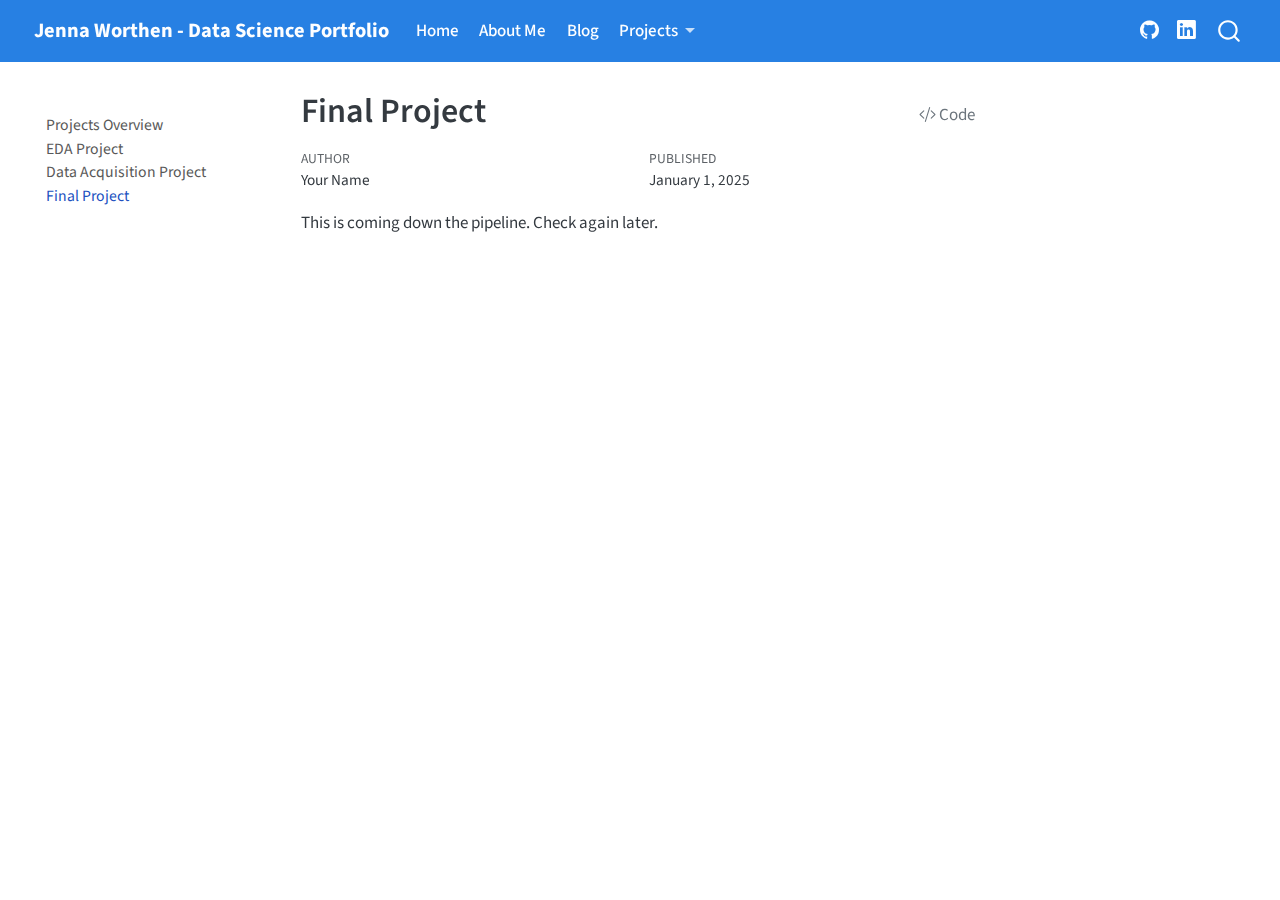
<file: docs/projects/final-project.html>
<!DOCTYPE html>
<html xmlns="http://www.w3.org/1999/xhtml" lang="en" xml:lang="en"><head>

<meta charset="utf-8">
<meta name="generator" content="quarto-1.8.24">

<meta name="viewport" content="width=device-width, initial-scale=1.0, user-scalable=yes">

<meta name="author" content="Your Name">
<meta name="dcterms.date" content="2025-01-01">

<title>Final Project – Your Name - Data Science Portfolio</title>
<style>
code{white-space: pre-wrap;}
span.smallcaps{font-variant: small-caps;}
div.columns{display: flex; gap: min(4vw, 1.5em);}
div.column{flex: auto; overflow-x: auto;}
div.hanging-indent{margin-left: 1.5em; text-indent: -1.5em;}
ul.task-list{list-style: none;}
ul.task-list li input[type="checkbox"] {
  width: 0.8em;
  margin: 0 0.8em 0.2em -1em; /* quarto-specific, see https://github.com/quarto-dev/quarto-cli/issues/4556 */ 
  vertical-align: middle;
}
/* CSS for syntax highlighting */
html { -webkit-text-size-adjust: 100%; }
pre > code.sourceCode { white-space: pre; position: relative; }
pre > code.sourceCode > span { display: inline-block; line-height: 1.25; }
pre > code.sourceCode > span:empty { height: 1.2em; }
.sourceCode { overflow: visible; }
code.sourceCode > span { color: inherit; text-decoration: inherit; }
div.sourceCode { margin: 1em 0; }
pre.sourceCode { margin: 0; }
@media screen {
div.sourceCode { overflow: auto; }
}
@media print {
pre > code.sourceCode { white-space: pre-wrap; }
pre > code.sourceCode > span { text-indent: -5em; padding-left: 5em; }
}
pre.numberSource code
  { counter-reset: source-line 0; }
pre.numberSource code > span
  { position: relative; left: -4em; counter-increment: source-line; }
pre.numberSource code > span > a:first-child::before
  { content: counter(source-line);
    position: relative; left: -1em; text-align: right; vertical-align: baseline;
    border: none; display: inline-block;
    -webkit-touch-callout: none; -webkit-user-select: none;
    -khtml-user-select: none; -moz-user-select: none;
    -ms-user-select: none; user-select: none;
    padding: 0 4px; width: 4em;
  }
pre.numberSource { margin-left: 3em;  padding-left: 4px; }
div.sourceCode
  {   }
@media screen {
pre > code.sourceCode > span > a:first-child::before { text-decoration: underline; }
}
</style>


<script src="../site_libs/quarto-nav/quarto-nav.js"></script>
<script src="../site_libs/quarto-nav/headroom.min.js"></script>
<script src="../site_libs/clipboard/clipboard.min.js"></script>
<script src="../site_libs/quarto-search/autocomplete.umd.js"></script>
<script src="../site_libs/quarto-search/fuse.min.js"></script>
<script src="../site_libs/quarto-search/quarto-search.js"></script>
<meta name="quarto:offset" content="../">
<script src="../site_libs/quarto-html/quarto.js" type="module"></script>
<script src="../site_libs/quarto-html/tabsets/tabsets.js" type="module"></script>
<script src="../site_libs/quarto-html/axe/axe-check.js" type="module"></script>
<script src="../site_libs/quarto-html/popper.min.js"></script>
<script src="../site_libs/quarto-html/tippy.umd.min.js"></script>
<script src="../site_libs/quarto-html/anchor.min.js"></script>
<link href="../site_libs/quarto-html/tippy.css" rel="stylesheet">
<link href="../site_libs/quarto-html/quarto-syntax-highlighting-dc55a5b9e770e841cd82e46aadbfb9b0.css" rel="stylesheet" id="quarto-text-highlighting-styles">
<script src="../site_libs/bootstrap/bootstrap.min.js"></script>
<link href="../site_libs/bootstrap/bootstrap-icons.css" rel="stylesheet">
<link href="../site_libs/bootstrap/bootstrap-029b10fc0dc652dab2ec1ac156c1a037.min.css" rel="stylesheet" append-hash="true" id="quarto-bootstrap" data-mode="light">
<script id="quarto-search-options" type="application/json">{
  "location": "navbar",
  "copy-button": false,
  "collapse-after": 3,
  "panel-placement": "end",
  "type": "overlay",
  "limit": 50,
  "keyboard-shortcut": [
    "f",
    "/",
    "s"
  ],
  "show-item-context": false,
  "language": {
    "search-no-results-text": "No results",
    "search-matching-documents-text": "matching documents",
    "search-copy-link-title": "Copy link to search",
    "search-hide-matches-text": "Hide additional matches",
    "search-more-match-text": "more match in this document",
    "search-more-matches-text": "more matches in this document",
    "search-clear-button-title": "Clear",
    "search-text-placeholder": "",
    "search-detached-cancel-button-title": "Cancel",
    "search-submit-button-title": "Submit",
    "search-label": "Search"
  }
}</script>


<link rel="stylesheet" href="../styles.css">
</head>

<body class="nav-sidebar floating nav-fixed quarto-light">

<div id="quarto-search-results"></div>
  <header id="quarto-header" class="headroom fixed-top">
    <nav class="navbar navbar-expand-lg " data-bs-theme="dark">
      <div class="navbar-container container-fluid">
      <div class="navbar-brand-container mx-auto">
    <a href="../index.html" class="navbar-brand navbar-brand-logo">
    </a>
    <a class="navbar-brand" href="../index.html">
    <span class="navbar-title">Jenna Worthen - Data Science Portfolio</span>
    </a>
  </div>
            <div id="quarto-search" class="" title="Search"></div>
          <button class="navbar-toggler" type="button" data-bs-toggle="collapse" data-bs-target="#navbarCollapse" aria-controls="navbarCollapse" role="menu" aria-expanded="false" aria-label="Toggle navigation" onclick="if (window.quartoToggleHeadroom) { window.quartoToggleHeadroom(); }">
  <span class="navbar-toggler-icon"></span>
</button>
          <div class="collapse navbar-collapse" id="navbarCollapse">
            <ul class="navbar-nav navbar-nav-scroll me-auto">
  <li class="nav-item">
    <a class="nav-link active" href="../index.html" aria-current="page"> 
<span class="menu-text">Home</span></a>
  </li>  
  <li class="nav-item">
    <a class="nav-link" href="../about.html"> 
<span class="menu-text">About Me</span></a>
  </li>  
  <li class="nav-item">
    <a class="nav-link" href="../blog.html"> 
<span class="menu-text">Blog</span></a>
  </li>  
  <li class="nav-item dropdown ">
    <a class="nav-link dropdown-toggle" href="#" id="nav-menu-projects" role="link" data-bs-toggle="dropdown" aria-expanded="false">
 <span class="menu-text">Projects</span>
    </a>
    <ul class="dropdown-menu" aria-labelledby="nav-menu-projects">    
        <li>
    <a class="dropdown-item" href="../projects/index.html">
 <span class="dropdown-text">All Projects</span></a>
  </li>  
        <li><hr class="dropdown-divider"></li>
        <li>
    <a class="dropdown-item" href="../projects/eda.html">
 <span class="dropdown-text">Exploratory Data Analysis</span></a>
  </li>  
        <li>
    <a class="dropdown-item" href="../projects/data-acquisition.html">
 <span class="dropdown-text">Data Acquisition</span></a>
  </li>  
        <li>
    <a class="dropdown-item" href="../projects/final-project.html">
 <span class="dropdown-text">Final Project</span></a>
  </li>  
    </ul>
  </li>
</ul>
            <ul class="navbar-nav navbar-nav-scroll ms-auto">
  <li class="nav-item compact">
    <a class="nav-link" href="https://github.com/cottonjenn"> <i class="bi bi-github" role="img">
</i> 
<span class="menu-text"></span></a>
  </li>  
  <li class="nav-item compact">
    <a class="nav-link" href="https://www.linkedin.com/in/jenna-worthen-b9a8b2299/"> <i class="bi bi-linkedin" role="img">
</i> 
<span class="menu-text"></span></a>
  </li>  
</ul>
          </div> <!-- /navcollapse -->
            <div class="quarto-navbar-tools">
</div>
      </div> <!-- /container-fluid -->
    </nav>
  <nav class="quarto-secondary-nav">
    <div class="container-fluid d-flex">
      <button type="button" class="quarto-btn-toggle btn" data-bs-toggle="collapse" role="button" data-bs-target=".quarto-sidebar-collapse-item" aria-controls="quarto-sidebar" aria-expanded="false" aria-label="Toggle sidebar navigation" onclick="if (window.quartoToggleHeadroom) { window.quartoToggleHeadroom(); }">
        <i class="bi bi-layout-text-sidebar-reverse"></i>
      </button>
        <nav class="quarto-page-breadcrumbs" aria-label="breadcrumb"><ol class="breadcrumb"><li class="breadcrumb-item"><a href="../projects/final-project.html">Final Project</a></li></ol></nav>
        <a class="flex-grow-1" role="navigation" data-bs-toggle="collapse" data-bs-target=".quarto-sidebar-collapse-item" aria-controls="quarto-sidebar" aria-expanded="false" aria-label="Toggle sidebar navigation" onclick="if (window.quartoToggleHeadroom) { window.quartoToggleHeadroom(); }">      
        </a>
    </div>
  </nav>
</header>
<!-- content -->
<div id="quarto-content" class="quarto-container page-columns page-rows-contents page-layout-article page-navbar">
<!-- sidebar -->
  <nav id="quarto-sidebar" class="sidebar collapse collapse-horizontal quarto-sidebar-collapse-item sidebar-navigation floating overflow-auto">
    <div class="pt-lg-2 mt-2 text-left sidebar-header sidebar-header-stacked">
      <a href="../index.html" class="sidebar-logo-link">
      </a>
      </div>
    <div class="sidebar-menu-container"> 
    <ul class="list-unstyled mt-1">
        <li class="sidebar-item">
  <div class="sidebar-item-container"> 
  <a href="../projects/index.html" class="sidebar-item-text sidebar-link">
 <span class="menu-text">Projects Overview</span></a>
  </div>
</li>
        <li class="sidebar-item">
  <div class="sidebar-item-container"> 
  <a href="../projects/eda.html" class="sidebar-item-text sidebar-link">
 <span class="menu-text">EDA Project</span></a>
  </div>
</li>
        <li class="sidebar-item">
  <div class="sidebar-item-container"> 
  <a href="../projects/data-acquisition.html" class="sidebar-item-text sidebar-link">
 <span class="menu-text">Data Acquisition Project</span></a>
  </div>
</li>
        <li class="sidebar-item">
  <div class="sidebar-item-container"> 
  <a href="../projects/final-project.html" class="sidebar-item-text sidebar-link active">
 <span class="menu-text">Final Project</span></a>
  </div>
</li>
    </ul>
    </div>
</nav>
<div id="quarto-sidebar-glass" class="quarto-sidebar-collapse-item" data-bs-toggle="collapse" data-bs-target=".quarto-sidebar-collapse-item"></div>
<!-- margin-sidebar -->
    <div id="quarto-margin-sidebar" class="sidebar margin-sidebar zindex-bottom">
        
    </div>
<!-- main -->
<main class="content" id="quarto-document-content">

<header id="title-block-header" class="quarto-title-block default">
<div class="quarto-title">
<div class="quarto-title-block"><div><h1 class="title">Final Project</h1><button type="button" class="btn code-tools-button" id="quarto-code-tools-source"><i class="bi"></i> Code</button></div></div>
</div>



<div class="quarto-title-meta">

    <div>
    <div class="quarto-title-meta-heading">Author</div>
    <div class="quarto-title-meta-contents">
             <p>Your Name </p>
          </div>
  </div>
    
    <div>
    <div class="quarto-title-meta-heading">Published</div>
    <div class="quarto-title-meta-contents">
      <p class="date">January 1, 2025</p>
    </div>
  </div>
  
    
  </div>
  


</header>


<p>This is coming down the pipeline. Check again later.</p>


<!-- -->


</main> <!-- /main -->
<script id="quarto-html-after-body" type="application/javascript">
  window.document.addEventListener("DOMContentLoaded", function (event) {
    const icon = "";
    const anchorJS = new window.AnchorJS();
    anchorJS.options = {
      placement: 'right',
      icon: icon
    };
    anchorJS.add('.anchored');
    const isCodeAnnotation = (el) => {
      for (const clz of el.classList) {
        if (clz.startsWith('code-annotation-')) {                     
          return true;
        }
      }
      return false;
    }
    const onCopySuccess = function(e) {
      // button target
      const button = e.trigger;
      // don't keep focus
      button.blur();
      // flash "checked"
      button.classList.add('code-copy-button-checked');
      var currentTitle = button.getAttribute("title");
      button.setAttribute("title", "Copied!");
      let tooltip;
      if (window.bootstrap) {
        button.setAttribute("data-bs-toggle", "tooltip");
        button.setAttribute("data-bs-placement", "left");
        button.setAttribute("data-bs-title", "Copied!");
        tooltip = new bootstrap.Tooltip(button, 
          { trigger: "manual", 
            customClass: "code-copy-button-tooltip",
            offset: [0, -8]});
        tooltip.show();    
      }
      setTimeout(function() {
        if (tooltip) {
          tooltip.hide();
          button.removeAttribute("data-bs-title");
          button.removeAttribute("data-bs-toggle");
          button.removeAttribute("data-bs-placement");
        }
        button.setAttribute("title", currentTitle);
        button.classList.remove('code-copy-button-checked');
      }, 1000);
      // clear code selection
      e.clearSelection();
    }
    const getTextToCopy = function(trigger) {
      const outerScaffold = trigger.parentElement.cloneNode(true);
      const codeEl = outerScaffold.querySelector('code');
      for (const childEl of codeEl.children) {
        if (isCodeAnnotation(childEl)) {
          childEl.remove();
        }
      }
      return codeEl.innerText;
    }
    const clipboard = new window.ClipboardJS('.code-copy-button:not([data-in-quarto-modal])', {
      text: getTextToCopy
    });
    clipboard.on('success', onCopySuccess);
    if (window.document.getElementById('quarto-embedded-source-code-modal')) {
      const clipboardModal = new window.ClipboardJS('.code-copy-button[data-in-quarto-modal]', {
        text: getTextToCopy,
        container: window.document.getElementById('quarto-embedded-source-code-modal')
      });
      clipboardModal.on('success', onCopySuccess);
    }
    const viewSource = window.document.getElementById('quarto-view-source') ||
                       window.document.getElementById('quarto-code-tools-source');
    if (viewSource) {
      const sourceUrl = viewSource.getAttribute("data-quarto-source-url");
      viewSource.addEventListener("click", function(e) {
        if (sourceUrl) {
          // rstudio viewer pane
          if (/\bcapabilities=\b/.test(window.location)) {
            window.open(sourceUrl);
          } else {
            window.location.href = sourceUrl;
          }
        } else {
          const modal = new bootstrap.Modal(document.getElementById('quarto-embedded-source-code-modal'));
          modal.show();
        }
        return false;
      });
    }
    function toggleCodeHandler(show) {
      return function(e) {
        const detailsSrc = window.document.querySelectorAll(".cell > details > .sourceCode");
        for (let i=0; i<detailsSrc.length; i++) {
          const details = detailsSrc[i].parentElement;
          if (show) {
            details.open = true;
          } else {
            details.removeAttribute("open");
          }
        }
        const cellCodeDivs = window.document.querySelectorAll(".cell > .sourceCode");
        const fromCls = show ? "hidden" : "unhidden";
        const toCls = show ? "unhidden" : "hidden";
        for (let i=0; i<cellCodeDivs.length; i++) {
          const codeDiv = cellCodeDivs[i];
          if (codeDiv.classList.contains(fromCls)) {
            codeDiv.classList.remove(fromCls);
            codeDiv.classList.add(toCls);
          } 
        }
        return false;
      }
    }
    const hideAllCode = window.document.getElementById("quarto-hide-all-code");
    if (hideAllCode) {
      hideAllCode.addEventListener("click", toggleCodeHandler(false));
    }
    const showAllCode = window.document.getElementById("quarto-show-all-code");
    if (showAllCode) {
      showAllCode.addEventListener("click", toggleCodeHandler(true));
    }
      var localhostRegex = new RegExp(/^(?:http|https):\/\/localhost\:?[0-9]*\//);
      var mailtoRegex = new RegExp(/^mailto:/);
        var filterRegex = new RegExp('/' + window.location.host + '/');
      var isInternal = (href) => {
          return filterRegex.test(href) || localhostRegex.test(href) || mailtoRegex.test(href);
      }
      // Inspect non-navigation links and adorn them if external
     var links = window.document.querySelectorAll('a[href]:not(.nav-link):not(.navbar-brand):not(.toc-action):not(.sidebar-link):not(.sidebar-item-toggle):not(.pagination-link):not(.no-external):not([aria-hidden]):not(.dropdown-item):not(.quarto-navigation-tool):not(.about-link)');
      for (var i=0; i<links.length; i++) {
        const link = links[i];
        if (!isInternal(link.href)) {
          // undo the damage that might have been done by quarto-nav.js in the case of
          // links that we want to consider external
          if (link.dataset.originalHref !== undefined) {
            link.href = link.dataset.originalHref;
          }
        }
      }
    function tippyHover(el, contentFn, onTriggerFn, onUntriggerFn) {
      const config = {
        allowHTML: true,
        maxWidth: 500,
        delay: 100,
        arrow: false,
        appendTo: function(el) {
            return el.parentElement;
        },
        interactive: true,
        interactiveBorder: 10,
        theme: 'quarto',
        placement: 'bottom-start',
      };
      if (contentFn) {
        config.content = contentFn;
      }
      if (onTriggerFn) {
        config.onTrigger = onTriggerFn;
      }
      if (onUntriggerFn) {
        config.onUntrigger = onUntriggerFn;
      }
      window.tippy(el, config); 
    }
    const noterefs = window.document.querySelectorAll('a[role="doc-noteref"]');
    for (var i=0; i<noterefs.length; i++) {
      const ref = noterefs[i];
      tippyHover(ref, function() {
        // use id or data attribute instead here
        let href = ref.getAttribute('data-footnote-href') || ref.getAttribute('href');
        try { href = new URL(href).hash; } catch {}
        const id = href.replace(/^#\/?/, "");
        const note = window.document.getElementById(id);
        if (note) {
          return note.innerHTML;
        } else {
          return "";
        }
      });
    }
    const xrefs = window.document.querySelectorAll('a.quarto-xref');
    const processXRef = (id, note) => {
      // Strip column container classes
      const stripColumnClz = (el) => {
        el.classList.remove("page-full", "page-columns");
        if (el.children) {
          for (const child of el.children) {
            stripColumnClz(child);
          }
        }
      }
      stripColumnClz(note)
      if (id === null || id.startsWith('sec-')) {
        // Special case sections, only their first couple elements
        const container = document.createElement("div");
        if (note.children && note.children.length > 2) {
          container.appendChild(note.children[0].cloneNode(true));
          for (let i = 1; i < note.children.length; i++) {
            const child = note.children[i];
            if (child.tagName === "P" && child.innerText === "") {
              continue;
            } else {
              container.appendChild(child.cloneNode(true));
              break;
            }
          }
          if (window.Quarto?.typesetMath) {
            window.Quarto.typesetMath(container);
          }
          return container.innerHTML
        } else {
          if (window.Quarto?.typesetMath) {
            window.Quarto.typesetMath(note);
          }
          return note.innerHTML;
        }
      } else {
        // Remove any anchor links if they are present
        const anchorLink = note.querySelector('a.anchorjs-link');
        if (anchorLink) {
          anchorLink.remove();
        }
        if (window.Quarto?.typesetMath) {
          window.Quarto.typesetMath(note);
        }
        if (note.classList.contains("callout")) {
          return note.outerHTML;
        } else {
          return note.innerHTML;
        }
      }
    }
    for (var i=0; i<xrefs.length; i++) {
      const xref = xrefs[i];
      tippyHover(xref, undefined, function(instance) {
        instance.disable();
        let url = xref.getAttribute('href');
        let hash = undefined; 
        if (url.startsWith('#')) {
          hash = url;
        } else {
          try { hash = new URL(url).hash; } catch {}
        }
        if (hash) {
          const id = hash.replace(/^#\/?/, "");
          const note = window.document.getElementById(id);
          if (note !== null) {
            try {
              const html = processXRef(id, note.cloneNode(true));
              instance.setContent(html);
            } finally {
              instance.enable();
              instance.show();
            }
          } else {
            // See if we can fetch this
            fetch(url.split('#')[0])
            .then(res => res.text())
            .then(html => {
              const parser = new DOMParser();
              const htmlDoc = parser.parseFromString(html, "text/html");
              const note = htmlDoc.getElementById(id);
              if (note !== null) {
                const html = processXRef(id, note);
                instance.setContent(html);
              } 
            }).finally(() => {
              instance.enable();
              instance.show();
            });
          }
        } else {
          // See if we can fetch a full url (with no hash to target)
          // This is a special case and we should probably do some content thinning / targeting
          fetch(url)
          .then(res => res.text())
          .then(html => {
            const parser = new DOMParser();
            const htmlDoc = parser.parseFromString(html, "text/html");
            const note = htmlDoc.querySelector('main.content');
            if (note !== null) {
              // This should only happen for chapter cross references
              // (since there is no id in the URL)
              // remove the first header
              if (note.children.length > 0 && note.children[0].tagName === "HEADER") {
                note.children[0].remove();
              }
              const html = processXRef(null, note);
              instance.setContent(html);
            } 
          }).finally(() => {
            instance.enable();
            instance.show();
          });
        }
      }, function(instance) {
      });
    }
        let selectedAnnoteEl;
        const selectorForAnnotation = ( cell, annotation) => {
          let cellAttr = 'data-code-cell="' + cell + '"';
          let lineAttr = 'data-code-annotation="' +  annotation + '"';
          const selector = 'span[' + cellAttr + '][' + lineAttr + ']';
          return selector;
        }
        const selectCodeLines = (annoteEl) => {
          const doc = window.document;
          const targetCell = annoteEl.getAttribute("data-target-cell");
          const targetAnnotation = annoteEl.getAttribute("data-target-annotation");
          const annoteSpan = window.document.querySelector(selectorForAnnotation(targetCell, targetAnnotation));
          const lines = annoteSpan.getAttribute("data-code-lines").split(",");
          const lineIds = lines.map((line) => {
            return targetCell + "-" + line;
          })
          let top = null;
          let height = null;
          let parent = null;
          if (lineIds.length > 0) {
              //compute the position of the single el (top and bottom and make a div)
              const el = window.document.getElementById(lineIds[0]);
              top = el.offsetTop;
              height = el.offsetHeight;
              parent = el.parentElement.parentElement;
            if (lineIds.length > 1) {
              const lastEl = window.document.getElementById(lineIds[lineIds.length - 1]);
              const bottom = lastEl.offsetTop + lastEl.offsetHeight;
              height = bottom - top;
            }
            if (top !== null && height !== null && parent !== null) {
              // cook up a div (if necessary) and position it 
              let div = window.document.getElementById("code-annotation-line-highlight");
              if (div === null) {
                div = window.document.createElement("div");
                div.setAttribute("id", "code-annotation-line-highlight");
                div.style.position = 'absolute';
                parent.appendChild(div);
              }
              div.style.top = top - 2 + "px";
              div.style.height = height + 4 + "px";
              div.style.left = 0;
              let gutterDiv = window.document.getElementById("code-annotation-line-highlight-gutter");
              if (gutterDiv === null) {
                gutterDiv = window.document.createElement("div");
                gutterDiv.setAttribute("id", "code-annotation-line-highlight-gutter");
                gutterDiv.style.position = 'absolute';
                const codeCell = window.document.getElementById(targetCell);
                const gutter = codeCell.querySelector('.code-annotation-gutter');
                gutter.appendChild(gutterDiv);
              }
              gutterDiv.style.top = top - 2 + "px";
              gutterDiv.style.height = height + 4 + "px";
            }
            selectedAnnoteEl = annoteEl;
          }
        };
        const unselectCodeLines = () => {
          const elementsIds = ["code-annotation-line-highlight", "code-annotation-line-highlight-gutter"];
          elementsIds.forEach((elId) => {
            const div = window.document.getElementById(elId);
            if (div) {
              div.remove();
            }
          });
          selectedAnnoteEl = undefined;
        };
          // Handle positioning of the toggle
      window.addEventListener(
        "resize",
        throttle(() => {
          elRect = undefined;
          if (selectedAnnoteEl) {
            selectCodeLines(selectedAnnoteEl);
          }
        }, 10)
      );
      function throttle(fn, ms) {
      let throttle = false;
      let timer;
        return (...args) => {
          if(!throttle) { // first call gets through
              fn.apply(this, args);
              throttle = true;
          } else { // all the others get throttled
              if(timer) clearTimeout(timer); // cancel #2
              timer = setTimeout(() => {
                fn.apply(this, args);
                timer = throttle = false;
              }, ms);
          }
        };
      }
        // Attach click handler to the DT
        const annoteDls = window.document.querySelectorAll('dt[data-target-cell]');
        for (const annoteDlNode of annoteDls) {
          annoteDlNode.addEventListener('click', (event) => {
            const clickedEl = event.target;
            if (clickedEl !== selectedAnnoteEl) {
              unselectCodeLines();
              const activeEl = window.document.querySelector('dt[data-target-cell].code-annotation-active');
              if (activeEl) {
                activeEl.classList.remove('code-annotation-active');
              }
              selectCodeLines(clickedEl);
              clickedEl.classList.add('code-annotation-active');
            } else {
              // Unselect the line
              unselectCodeLines();
              clickedEl.classList.remove('code-annotation-active');
            }
          });
        }
    const findCites = (el) => {
      const parentEl = el.parentElement;
      if (parentEl) {
        const cites = parentEl.dataset.cites;
        if (cites) {
          return {
            el,
            cites: cites.split(' ')
          };
        } else {
          return findCites(el.parentElement)
        }
      } else {
        return undefined;
      }
    };
    var bibliorefs = window.document.querySelectorAll('a[role="doc-biblioref"]');
    for (var i=0; i<bibliorefs.length; i++) {
      const ref = bibliorefs[i];
      const citeInfo = findCites(ref);
      if (citeInfo) {
        tippyHover(citeInfo.el, function() {
          var popup = window.document.createElement('div');
          citeInfo.cites.forEach(function(cite) {
            var citeDiv = window.document.createElement('div');
            citeDiv.classList.add('hanging-indent');
            citeDiv.classList.add('csl-entry');
            var biblioDiv = window.document.getElementById('ref-' + cite);
            if (biblioDiv) {
              citeDiv.innerHTML = biblioDiv.innerHTML;
            }
            popup.appendChild(citeDiv);
          });
          return popup.innerHTML;
        });
      }
    }
  });
  </script><div class="modal fade" id="quarto-embedded-source-code-modal" tabindex="-1" aria-labelledby="quarto-embedded-source-code-modal-label" aria-hidden="true"><div class="modal-dialog modal-dialog-scrollable"><div class="modal-content"><div class="modal-header"><h5 class="modal-title" id="quarto-embedded-source-code-modal-label">Source Code</h5><button class="btn-close" data-bs-dismiss="modal"></button></div><div class="modal-body"><div class="">
<div class="code-copy-outer-scaffold"><div class="sourceCode" id="cb1" data-shortcodes="false"><pre class="sourceCode markdown code-with-copy"><code class="sourceCode markdown"><span id="cb1-1"><a href="#cb1-1" aria-hidden="true" tabindex="-1"></a><span class="co">---</span></span>
<span id="cb1-2"><a href="#cb1-2" aria-hidden="true" tabindex="-1"></a><span class="an">title:</span><span class="co"> "Final Project"</span></span>
<span id="cb1-3"><a href="#cb1-3" aria-hidden="true" tabindex="-1"></a><span class="an">author:</span><span class="co"> "Your Name"</span></span>
<span id="cb1-4"><a href="#cb1-4" aria-hidden="true" tabindex="-1"></a><span class="an">date:</span><span class="co"> "2025-01-01"</span></span>
<span id="cb1-5"><a href="#cb1-5" aria-hidden="true" tabindex="-1"></a><span class="an">format:</span></span>
<span id="cb1-6"><a href="#cb1-6" aria-hidden="true" tabindex="-1"></a><span class="co">  html:</span></span>
<span id="cb1-7"><a href="#cb1-7" aria-hidden="true" tabindex="-1"></a><span class="co">    code-fold: true</span></span>
<span id="cb1-8"><a href="#cb1-8" aria-hidden="true" tabindex="-1"></a><span class="co">    toc: true</span></span>
<span id="cb1-9"><a href="#cb1-9" aria-hidden="true" tabindex="-1"></a><span class="co">---</span></span>
<span id="cb1-10"><a href="#cb1-10" aria-hidden="true" tabindex="-1"></a></span>
<span id="cb1-11"><a href="#cb1-11" aria-hidden="true" tabindex="-1"></a>This is coming down the pipeline. Check again later.</span></code></pre></div><button title="Copy to Clipboard" class="code-copy-button" data-in-quarto-modal=""><i class="bi"></i></button></div>
</div></div></div></div></div>
</div> <!-- /content -->




</body></html>
</file>
<file: docs/site_libs/quarto-html/tippy.css>
.tippy-box[data-animation=fade][data-state=hidden]{opacity:0}[data-tippy-root]{max-width:calc(100vw - 10px)}.tippy-box{position:relative;background-color:#333;color:#fff;border-radius:4px;font-size:14px;line-height:1.4;white-space:normal;outline:0;transition-property:transform,visibility,opacity}.tippy-box[data-placement^=top]>.tippy-arrow{bottom:0}.tippy-box[data-placement^=top]>.tippy-arrow:before{bottom:-7px;left:0;border-width:8px 8px 0;border-top-color:initial;transform-origin:center top}.tippy-box[data-placement^=bottom]>.tippy-arrow{top:0}.tippy-box[data-placement^=bottom]>.tippy-arrow:before{top:-7px;left:0;border-width:0 8px 8px;border-bottom-color:initial;transform-origin:center bottom}.tippy-box[data-placement^=left]>.tippy-arrow{right:0}.tippy-box[data-placement^=left]>.tippy-arrow:before{border-width:8px 0 8px 8px;border-left-color:initial;right:-7px;transform-origin:center left}.tippy-box[data-placement^=right]>.tippy-arrow{left:0}.tippy-box[data-placement^=right]>.tippy-arrow:before{left:-7px;border-width:8px 8px 8px 0;border-right-color:initial;transform-origin:center right}.tippy-box[data-inertia][data-state=visible]{transition-timing-function:cubic-bezier(.54,1.5,.38,1.11)}.tippy-arrow{width:16px;height:16px;color:#333}.tippy-arrow:before{content:"";position:absolute;border-color:transparent;border-style:solid}.tippy-content{position:relative;padding:5px 9px;z-index:1}
</file>
<file: docs/site_libs/quarto-html/quarto-syntax-highlighting-dc55a5b9e770e841cd82e46aadbfb9b0.css>
/* quarto syntax highlight colors */
:root {
  --quarto-hl-ot-color: #003B4F;
  --quarto-hl-at-color: #657422;
  --quarto-hl-ss-color: #20794D;
  --quarto-hl-an-color: #5E5E5E;
  --quarto-hl-fu-color: #4758AB;
  --quarto-hl-st-color: #20794D;
  --quarto-hl-cf-color: #003B4F;
  --quarto-hl-op-color: #5E5E5E;
  --quarto-hl-er-color: #AD0000;
  --quarto-hl-bn-color: #AD0000;
  --quarto-hl-al-color: #AD0000;
  --quarto-hl-va-color: #111111;
  --quarto-hl-bu-color: inherit;
  --quarto-hl-ex-color: inherit;
  --quarto-hl-pp-color: #AD0000;
  --quarto-hl-in-color: #5E5E5E;
  --quarto-hl-vs-color: #20794D;
  --quarto-hl-wa-color: #5E5E5E;
  --quarto-hl-do-color: #5E5E5E;
  --quarto-hl-im-color: #00769E;
  --quarto-hl-ch-color: #20794D;
  --quarto-hl-dt-color: #AD0000;
  --quarto-hl-fl-color: #AD0000;
  --quarto-hl-co-color: #5E5E5E;
  --quarto-hl-cv-color: #5E5E5E;
  --quarto-hl-cn-color: #8f5902;
  --quarto-hl-sc-color: #5E5E5E;
  --quarto-hl-dv-color: #AD0000;
  --quarto-hl-kw-color: #003B4F;
}

/* other quarto variables */
:root {
  --quarto-font-monospace: SFMono-Regular, Menlo, Monaco, Consolas, "Liberation Mono", "Courier New", monospace;
}

/* syntax highlight based on Pandoc's rules */
pre > code.sourceCode > span {
  color: #003B4F;
}

code.sourceCode > span {
  color: #003B4F;
}

div.sourceCode,
div.sourceCode pre.sourceCode {
  color: #003B4F;
}

/* Normal */
code span {
  color: #003B4F;
}

/* Alert */
code span.al {
  color: #AD0000;
  font-style: inherit;
}

/* Annotation */
code span.an {
  color: #5E5E5E;
  font-style: inherit;
}

/* Attribute */
code span.at {
  color: #657422;
  font-style: inherit;
}

/* BaseN */
code span.bn {
  color: #AD0000;
  font-style: inherit;
}

/* BuiltIn */
code span.bu {
  font-style: inherit;
}

/* ControlFlow */
code span.cf {
  color: #003B4F;
  font-weight: bold;
  font-style: inherit;
}

/* Char */
code span.ch {
  color: #20794D;
  font-style: inherit;
}

/* Constant */
code span.cn {
  color: #8f5902;
  font-style: inherit;
}

/* Comment */
code span.co {
  color: #5E5E5E;
  font-style: inherit;
}

/* CommentVar */
code span.cv {
  color: #5E5E5E;
  font-style: italic;
}

/* Documentation */
code span.do {
  color: #5E5E5E;
  font-style: italic;
}

/* DataType */
code span.dt {
  color: #AD0000;
  font-style: inherit;
}

/* DecVal */
code span.dv {
  color: #AD0000;
  font-style: inherit;
}

/* Error */
code span.er {
  color: #AD0000;
  font-style: inherit;
}

/* Extension */
code span.ex {
  font-style: inherit;
}

/* Float */
code span.fl {
  color: #AD0000;
  font-style: inherit;
}

/* Function */
code span.fu {
  color: #4758AB;
  font-style: inherit;
}

/* Import */
code span.im {
  color: #00769E;
  font-style: inherit;
}

/* Information */
code span.in {
  color: #5E5E5E;
  font-style: inherit;
}

/* Keyword */
code span.kw {
  color: #003B4F;
  font-weight: bold;
  font-style: inherit;
}

/* Operator */
code span.op {
  color: #5E5E5E;
  font-style: inherit;
}

/* Other */
code span.ot {
  color: #003B4F;
  font-style: inherit;
}

/* Preprocessor */
code span.pp {
  color: #AD0000;
  font-style: inherit;
}

/* SpecialChar */
code span.sc {
  color: #5E5E5E;
  font-style: inherit;
}

/* SpecialString */
code span.ss {
  color: #20794D;
  font-style: inherit;
}

/* String */
code span.st {
  color: #20794D;
  font-style: inherit;
}

/* Variable */
code span.va {
  color: #111111;
  font-style: inherit;
}

/* VerbatimString */
code span.vs {
  color: #20794D;
  font-style: inherit;
}

/* Warning */
code span.wa {
  color: #5E5E5E;
  font-style: italic;
}

.prevent-inlining {
  content: "</";
}

/*# sourceMappingURL=21f0b8dca5c347bd0a806dc2ce2adfe3.css.map */
</file>
<file: docs/styles.css>
/* Custom CSS for the portfolio site */

/* Color scheme - customize these to match your preferences */
:root {
  --primary-color: #2E86AB;
  --secondary-color: #A23B72;
  --accent-color: #F18F01;
  --text-color: #333;
  --light-gray: #f8f9fa;
  --border-color: #dee2e6;
}

/* Navigation customizations */
.navbar-brand {
  font-weight: bold;
  font-size: 1.2rem;
}

.navbar-nav .nav-link {
  font-weight: 500;
}

/* Homepage customizations */
.hero-section {
  padding: 3rem 0;
  background: linear-gradient(135deg, var(--primary-color) 0%, var(--secondary-color) 100%);
  color: white;
  margin-bottom: 2rem;
}

/* Project cards */
.project-card {
  border: 1px solid var(--border-color);
  border-radius: 8px;
  padding: 1.5rem;
  margin-bottom: 1.5rem;
  transition: box-shadow 0.3s ease;
}

.project-card:hover {
  box-shadow: 0 4px 8px rgba(0,0,0,0.1);
}

.project-card h3 {
  color: var(--primary-color);
  margin-bottom: 1rem;
}

/* Skills section */
.skills-grid {
  display: grid;
  grid-template-columns: repeat(auto-fit, minmax(200px, 1fr));
  gap: 1rem;
  margin: 2rem 0;
}

.skill-category {
  background: var(--light-gray);
  padding: 1rem;
  border-radius: 8px;
  border-left: 4px solid var(--primary-color);
}

.skill-category h4 {
  color: var(--primary-color);
  margin-bottom: 0.5rem;
}

/* Code blocks */
.sourceCode {
  border-radius: 6px;
  border: 1px solid var(--border-color);
}

/* Figures and plots */
.figure {
  text-align: center;
  margin: 2rem 0;
}

.figure img {
  max-width: 100%;
  height: auto;
  border-radius: 6px;
  box-shadow: 0 2px 4px rgba(0,0,0,0.1);
}

.figure-caption {
  font-style: italic;
  color: #666;
  margin-top: 0.5rem;
}

/* Tables */
.table {
  margin: 1.5rem 0;
}

.table th {
  background-color: var(--primary-color);
  color: white;
  border: none;
}

/* Callout boxes */
.callout {
  margin: 1.5rem 0;
  padding: 1rem;
  border-radius: 6px;
  border-left: 4px solid var(--accent-color);
  background-color: var(--light-gray);
}

.callout-title {
  font-weight: bold;
  color: var(--accent-color);
  margin-bottom: 0.5rem;
}

/* Footer */
.footer {
  margin-top: 3rem;
  padding: 2rem 0;
  border-top: 1px solid var(--border-color);
  text-align: center;
  color: #666;
}

/* Responsive adjustments */
@media (max-width: 768px) {
  .hero-section {
    padding: 2rem 0;
  }
  
  .skills-grid {
    grid-template-columns: 1fr;
  }
}

/* Print styles */
@media print {
  .navbar, .footer {
    display: none;
  }
  
  .main-content {
    margin: 0;
    padding: 0;
  }
}
</file>
